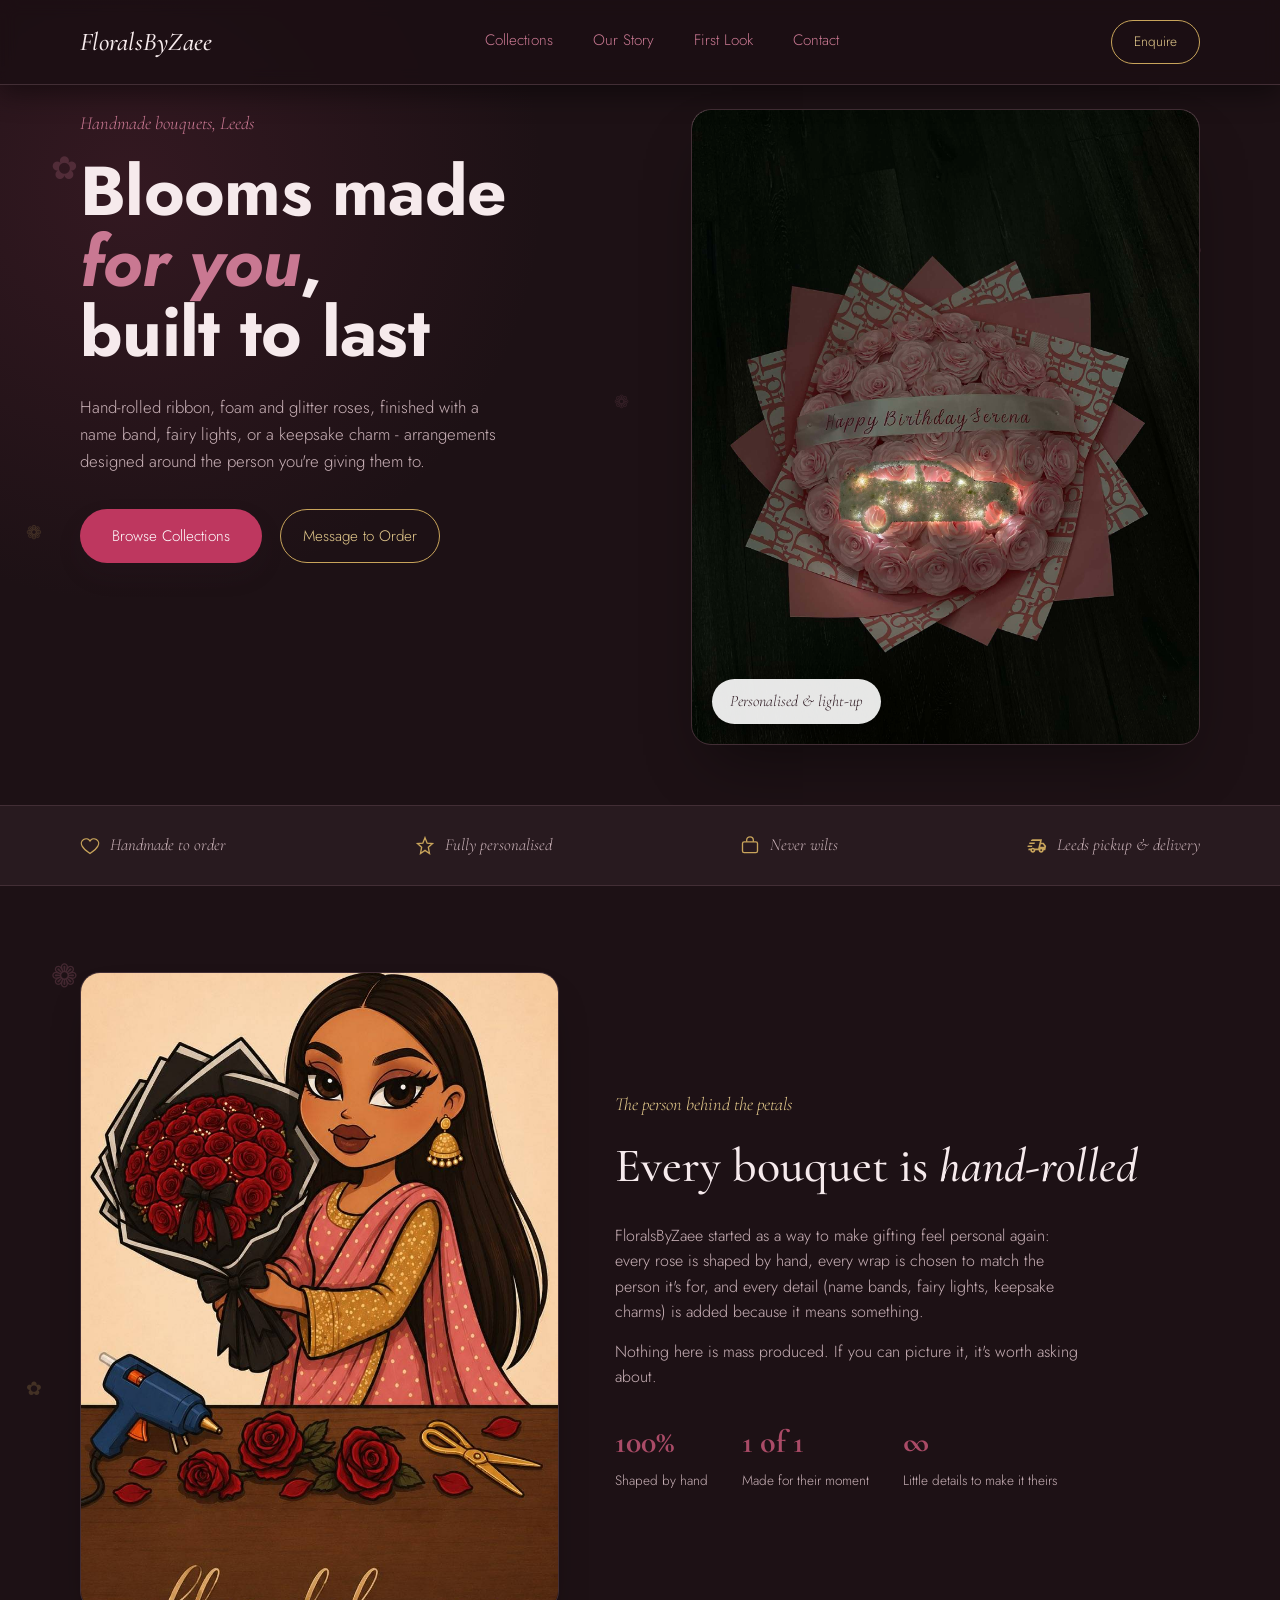
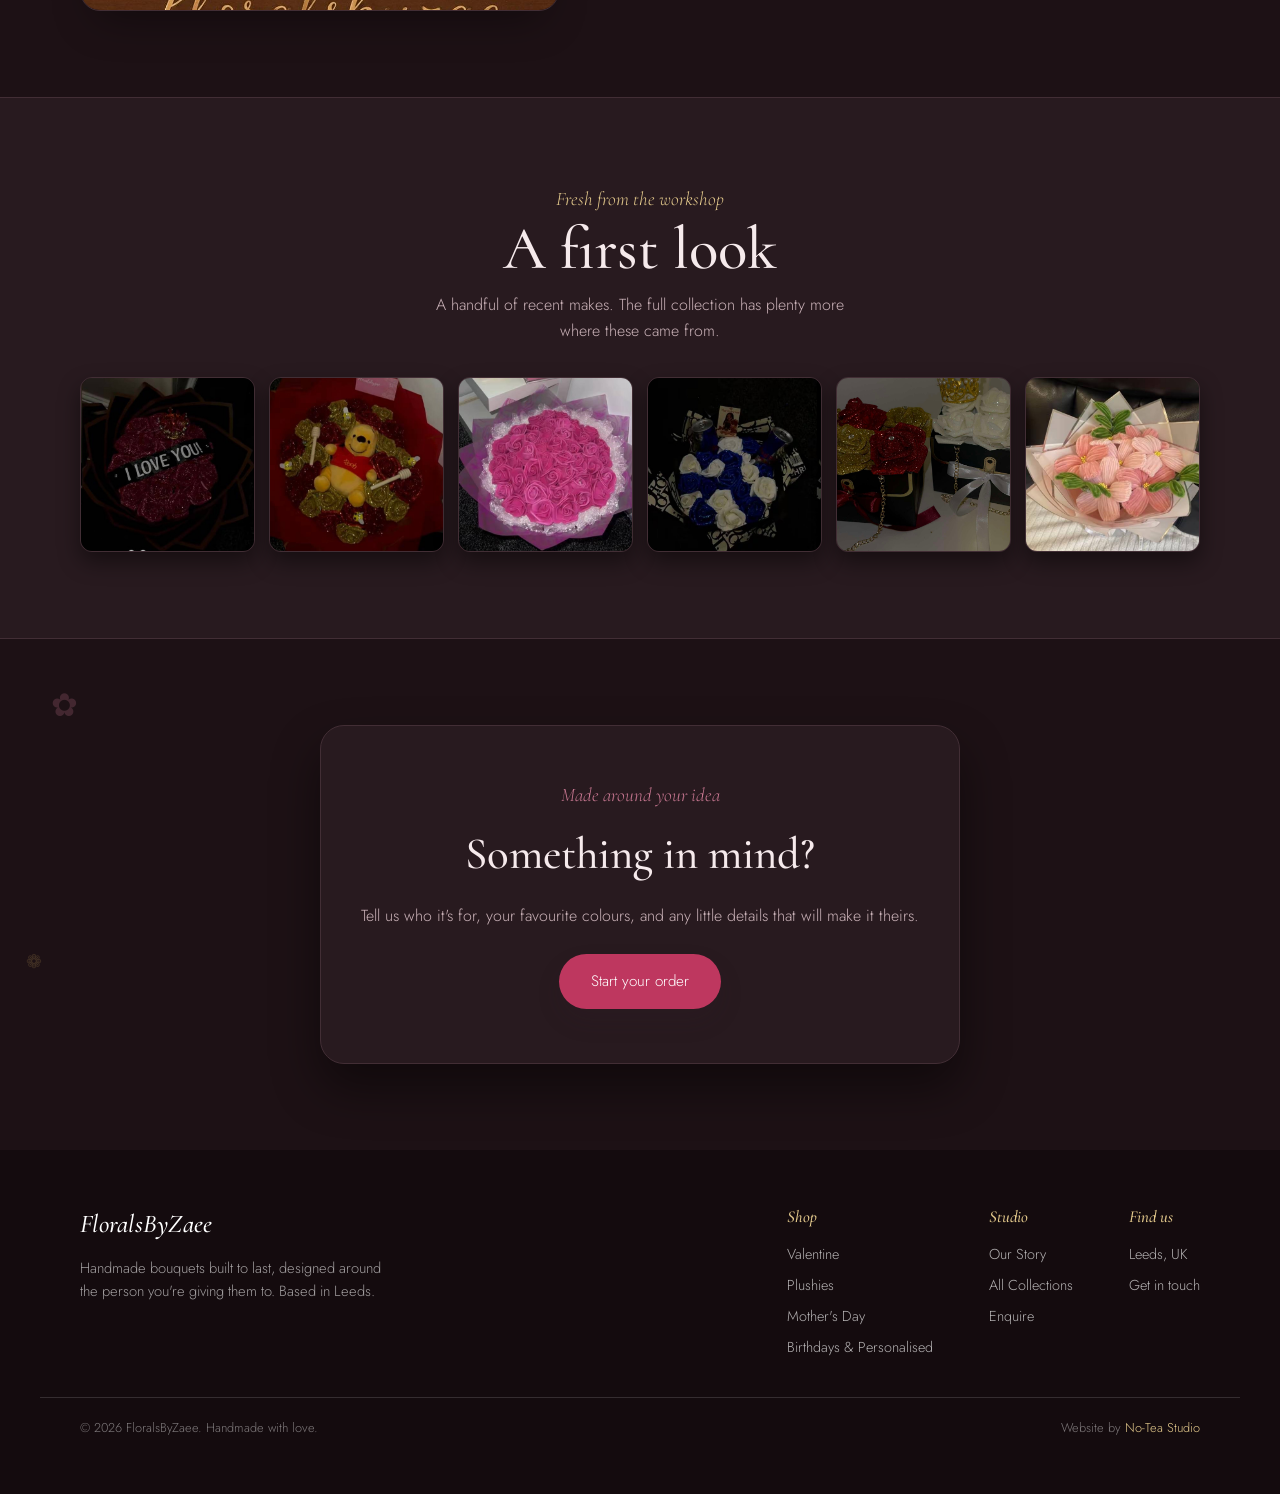
<file: index.html>
<!DOCTYPE html>
<html lang="en" data-theme="dark">
<head>
    <meta charset="UTF-8">
    <meta name="viewport" content="width=device-width, initial-scale=1.0">
    <title>FloralsByZaee | Handmade Bouquets, Leeds</title>
    <meta name="description" content="FloralsByZaee makes handmade bouquets, Valentine flowers, Mother's Day gifts and personalised arrangements in Leeds. Find beautiful flowers near you, made to order.">
    <meta name="keywords" content="flowers near me, florals near me, florist Leeds, handmade bouquets Leeds, Valentine flowers Leeds, Mother's Day flowers Leeds, personalised bouquets">
    <link rel="canonical" href="https://floralsbyzaee.co.uk/">
    <meta property="og:title" content="FloralsByZaee | Handmade Flowers in Leeds">
    <meta property="og:description" content="Handmade bouquets and personalised flower gifts for Valentine's Day, Mother's Day, birthdays, wives and girlfriends in Leeds.">
    <meta property="og:type" content="website">
    <meta property="og:url" content="https://floralsbyzaee.co.uk/">
    <meta property="og:image" content="https://floralsbyzaee.co.uk/images/pinkBirthdayFlowersCloseZaee.jpg">
    <link rel="icon" href="/favicon.ico" sizes="any">
    <link rel="icon" type="image/png" sizes="32x32" href="/favicon-32x32.png">
    <link rel="apple-touch-icon" href="/apple-touch-icon.png">
    <link rel="manifest" href="/site.webmanifest">
    <link rel="stylesheet" href="style.css">
    <link rel="preconnect" href="https://fonts.gstatic.com" crossorigin>
    <link href="https://fonts.googleapis.com/css2?family=Cormorant:ital,wght@0,400;0,500;1,400;1,500&family=Jost:wght@300;400;500&display=swap" rel="stylesheet">
    <link rel="preconnect" href="https://fonts.googleapis.com">
</head>
<body>
    <nav>
        <div class="navigation-container">
            <a href="/" class="hero-title">FloralsByZaee</a>
            <div class="navLinks">
                <a href="collections/">Collections</a>
                <a href="#about">Our Story</a>
                <a href="#peek">First Look</a>
                <a href="contact/">Contact</a>
            </div>
            <div class="nav-right">
                <a href="contact/" class="nav-cta">Enquire</a>
            </div>
        </div>
    </nav>

<header class="hero">
  <div class="petal-field" aria-hidden="true">
    <span class="petal">✿</span>
    <span class="petal gold">❁</span>
    <span class="petal">✿</span>
    <span class="petal gold">✦</span>
    <span class="petal">❁</span>
    <span class="petal gold">✿</span>
  </div>
  <div class="wrap">
    <div class="hero-copy">
      <span class="kicker">Handmade bouquets, Leeds</span>
      <h1>Blooms made<br><em>for you</em>,<br>built to last</h1>
      <p>Hand-rolled ribbon, foam and glitter roses, finished with a name band, fairy lights, or a keepsake charm - arrangements designed around the person you're giving them to.</p>
      <div class="btnrow">
        <a href="collections/" class="btn-primary">Browse Collections</a>
        <a href="#contact" class="btn-ghost">Message to Order</a>
      </div>
    </div>
    <div class="hero-art">
        <img src="images/pinkBirthdayFlowersCloseZaee.jpg" alt="A close-up of a pink bouquet of flowers with a birthday congratulations." decoding="async" fetchpriority="high">
        <span class="hero-tag">Personalised &amp; light-up</span>
        <span class="hero-badge">Made<br>to order</span>
    </div>
  </div>
</header>

<section class="trust-strip">
  <div class="wrap">
    <div class="trust-item">
      <svg viewBox="0 0 24 24" fill="none" stroke="currentColor" stroke-width="1.6"><path d="M12 21s-7-4.4-9.5-9A5.5 5.5 0 0 1 12 6a5.5 5.5 0 0 1 9.5 6c-2.5 4.6-9.5 9-9.5 9z"/></svg>
      <span>Handmade to order</span>
    </div>
    <div class="trust-item">
      <svg viewBox="0 0 24 24" fill="none" stroke="currentColor" stroke-width="1.6"><path d="M12 2l2.6 6.6L21 9l-5 4.4L17.4 21 12 17.3 6.6 21 8 13.4 3 9l6.4-.4z"/></svg>
      <span>Fully personalised</span>
    </div>
    <div class="trust-item">
      <svg viewBox="0 0 24 24" fill="none" stroke="currentColor" stroke-width="1.6"><rect x="3" y="7" width="18" height="13" rx="2"/><path d="M8 7V5a4 4 0 0 1 8 0v2"/></svg>
      <span>Never wilts</span>
    </div>
    <div class="trust-item">
      <svg viewBox="0 -960 960 960" fill="currentColor"><path d="M195-195q-35-35-35-85H60l18-80h113q17-19 40-29.5t49-10.5q26 0 49 10.5t40 29.5h167l84-360H182l4-17q6-28 27.5-45.5T264-800h456l-37 160h117l120 160-40 200h-80q0 50-35 85t-85 35q-50 0-85-35t-35-85H400q0 50-35 85t-85 35q-50 0-85-35Zm442-245h193l4-21-74-99h-95l-28 120Zm-19-273 2-7-84 360 2-7 34-146 46-200ZM20-427l20-80h220l-20 80H20Zm80-146 20-80h260l-20 80H100Zm180 333q17 0 28.5-11.5T320-280q0-17-11.5-28.5T280-320q-17 0-28.5 11.5T240-280q0 17 11.5 28.5T280-240Zm400 0q17 0 28.5-11.5T720-280q0-17-11.5-28.5T680-320q-17 0-28.5 11.5T640-280q0 17 11.5 28.5T680-240Z"/></svg>
      <span>Leeds pickup &amp; delivery</span>
    </div>
  </div>
</section>

<section class="story-section" id="about">
  <div class="petal-field" aria-hidden="true">
    <span class="petal">❁</span>
    <span class="petal gold">✿</span>
  </div>
  <div class="wrap">
    <div class="story-grid">
      <div class="story-art">
        <img src="images/FloralsByZaee-Logo.jpg" alt="Illustration of the FloralsByZaee florist holding a handmade bouquet" loading="lazy" decoding="async">
      </div>
      <div class="story-copy">
        <span class="eyebrow">The person behind the petals</span>
        <h2>Every bouquet is <em>hand-rolled</em></h2>
        <p>FloralsByZaee started as a way to make gifting feel personal again: every rose is shaped by hand, every wrap is chosen to match the person it's for, and every detail (name bands, fairy lights, keepsake charms) is added because it means something.</p>
        <p>Nothing here is mass produced. If you can picture it, it's worth asking about.</p>
        <div class="story-stats">
          <div><strong>100%</strong><span>Shaped by hand</span></div>
          <div><strong>1 of 1</strong><span>Made for their moment</span></div>
          <div><strong>∞</strong><span>Little details to make it theirs</span></div>
        </div>
      </div>
    </div>
  </div>
</section>

<section class="peek-section" id="peek">
  <div class="wrap">
    <div class="section-heading">
      <span class="eyebrow">Fresh from the workshop</span>
      <h2>A first look</h2>
      <p>A handful of recent makes. The full collection has plenty more where these came from.</p>
    </div>
    <div class="peek-strip">
      <a href="valentine/"><img src="images/glitterRedILY_bl.jpg" alt="Red glitter I love you bouquet" loading="lazy" decoding="async"></a>
      <a href="plushies/"><img src="images/plushyBear_tl.jpg" alt="Teddy bear plushie bouquet" loading="lazy" decoding="async"></a>
      <a href="mothers-day/"><img src="images/artificialPink_tl.jpg" alt="Pink artificial rose bouquet" loading="lazy" decoding="async"></a>
      <a href="birthdays/"><img src="images/redbull_bl.jpg" alt="Blue and white bouquet with Red Bull cans" loading="lazy" decoding="async"></a>
      <a href="valentine/"><img src="images/heartbasket_tr.jpg" alt="Heart shaped basket of red roses" loading="lazy" decoding="async"></a>
      <a href="mothers-day/"><img src="images/fuzzywirePink_br.jpg" alt="Pink fuzzy wire flower bouquet" loading="lazy" decoding="async"></a>
    </div>
  </div>
</section>

<section class="contact-section" id="contact">
  <div class="petal-field" aria-hidden="true">
    <span class="petal">✿</span>
    <span class="petal gold">❁</span>
  </div>
  <div class="wrap">
    <div class="contact-card">
      <span class="kicker">Made around your idea</span>
      <h2>Something in mind?</h2>
      <p>Tell us who it's for, your favourite colours, and any little details that will make it theirs.</p>
      <a href="contact/" class="btn-primary">Start your order</a>
    </div>
  </div>
</section>

<footer class="site-footer">
  <div class="wrap">
    <div class="footer-brand">
      <a href="/" class="hero-title">FloralsByZaee</a>
      <p>Handmade bouquets built to last, designed around the person you're giving them to. Based in Leeds.</p>
    </div>
    <div class="footer-cols">
      <div class="footer-col">
        <h4>Shop</h4>
        <a href="valentine/">Valentine</a>
        <a href="plushies/">Plushies</a>
        <a href="mothers-day/">Mother's Day</a>
        <a href="birthdays/">Birthdays &amp; Personalised</a>
      </div>
      <div class="footer-col">
        <h4>Studio</h4>
        <a href="#about">Our Story</a>
        <a href="collections/">All Collections</a>
        <a href="contact/">Enquire</a>
      </div>
      <div class="footer-col">
        <h4>Find us</h4>
        <span>Leeds, UK</span>
        <a href="contact/">Get in touch</a>
      </div>
    </div>
  </div>
  <div class="wrap footer-bottom"><span class="footer-copyright">&copy; <span class="year"></span> FloralsByZaee. Handmade with love.</span> <span class="footer-credit">Website by <a href="https://noteastudio.co.uk/" target="_blank" rel="noopener noreferrer">No-Tea Studio</a></span></div>
</footer>

<script src="site.js" defer></script>
<script type="application/ld+json">
{
  "@context": "https://schema.org",
  "@type": "Florist",
  "name": "FloralsByZaee",
  "url": "https://floralsbyzaee.co.uk/",
  "logo": "https://floralsbyzaee.co.uk/images/FloralsByZaee-Logo.jpg",
  "image": "https://floralsbyzaee.co.uk/images/pinkBirthdayFlowersCloseZaee.jpg",
  "description": "Handmade bouquets and personalised flower gifts made to order in Leeds.",
  "telephone": "+447879649680",
  "address": {
    "@type": "PostalAddress",
    "addressLocality": "Leeds",
    "addressCountry": "GB"
  },
  "areaServed": "Leeds",
  "sameAs": [
    "https://www.tiktok.com/@floralsbyzaee_",
    "https://www.instagram.com/floralsbyzae_/"
  ]
}
</script>
</body>
</html>
</file>
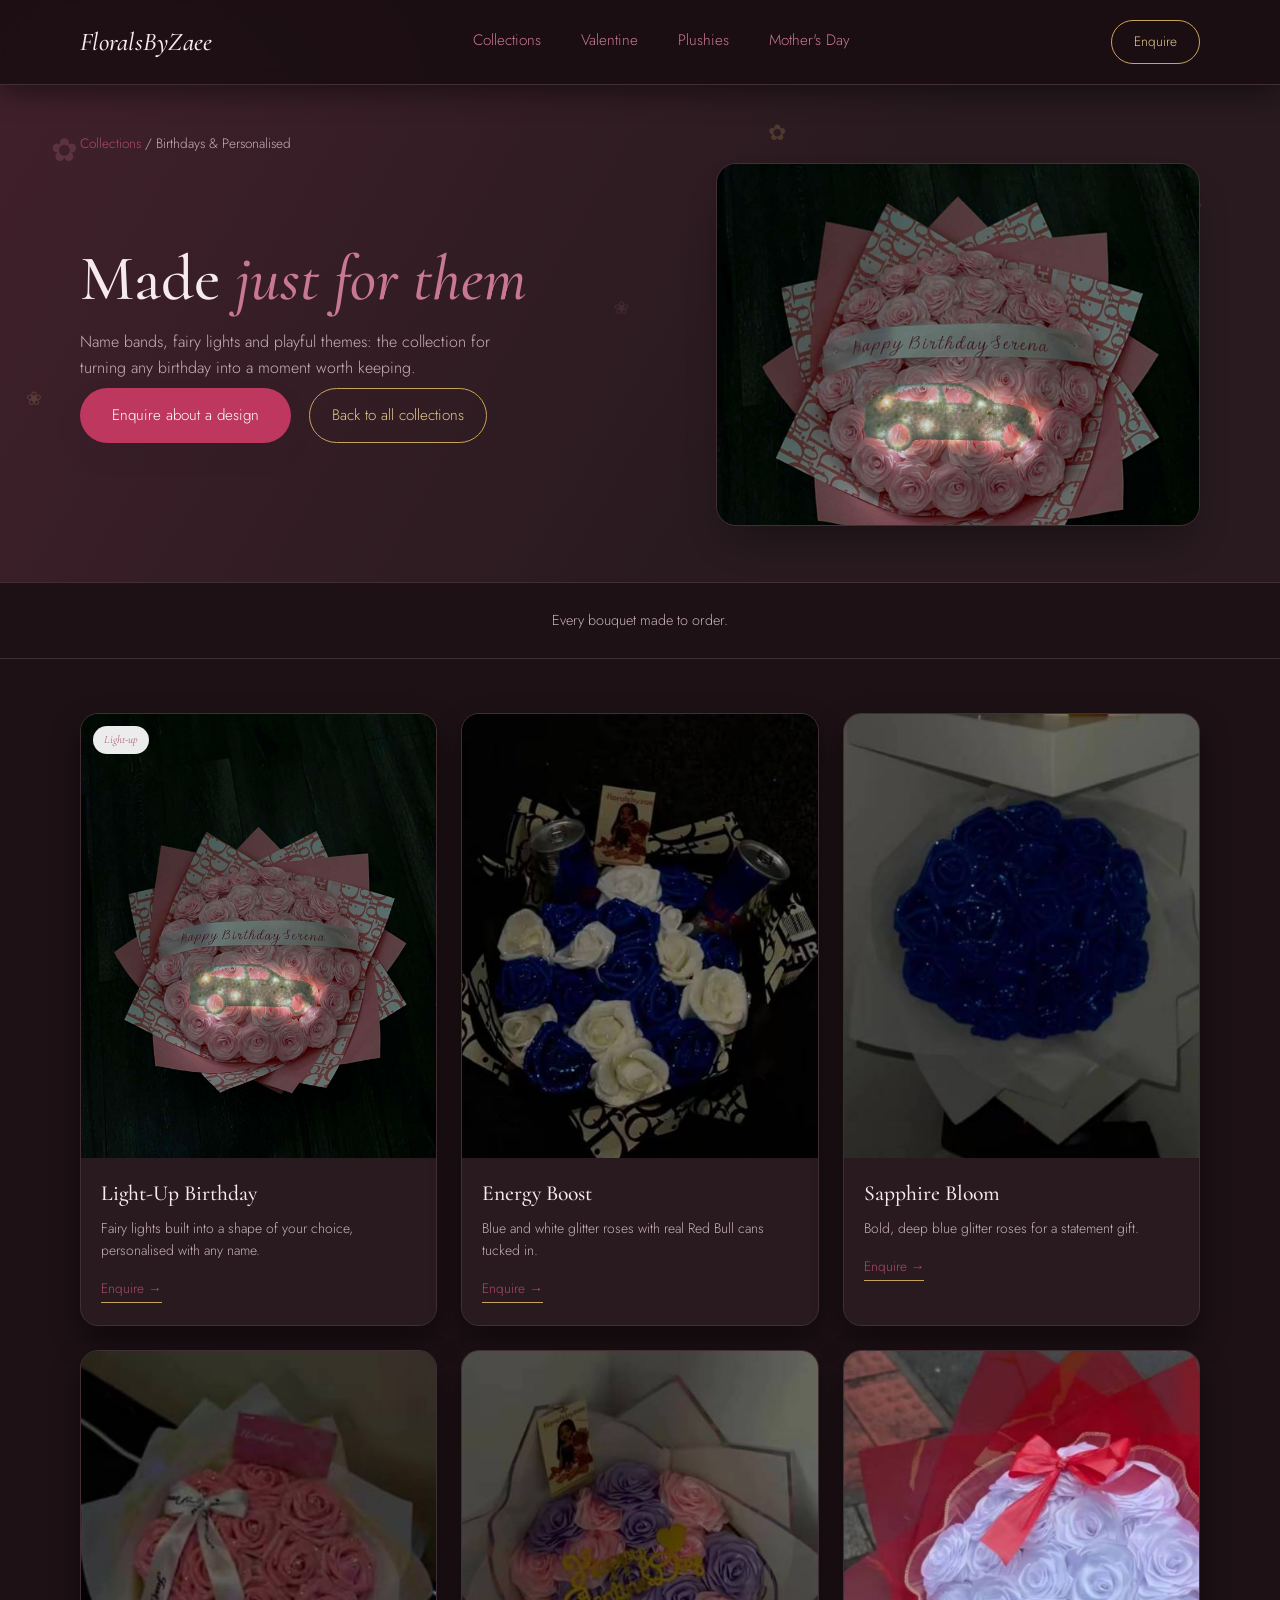
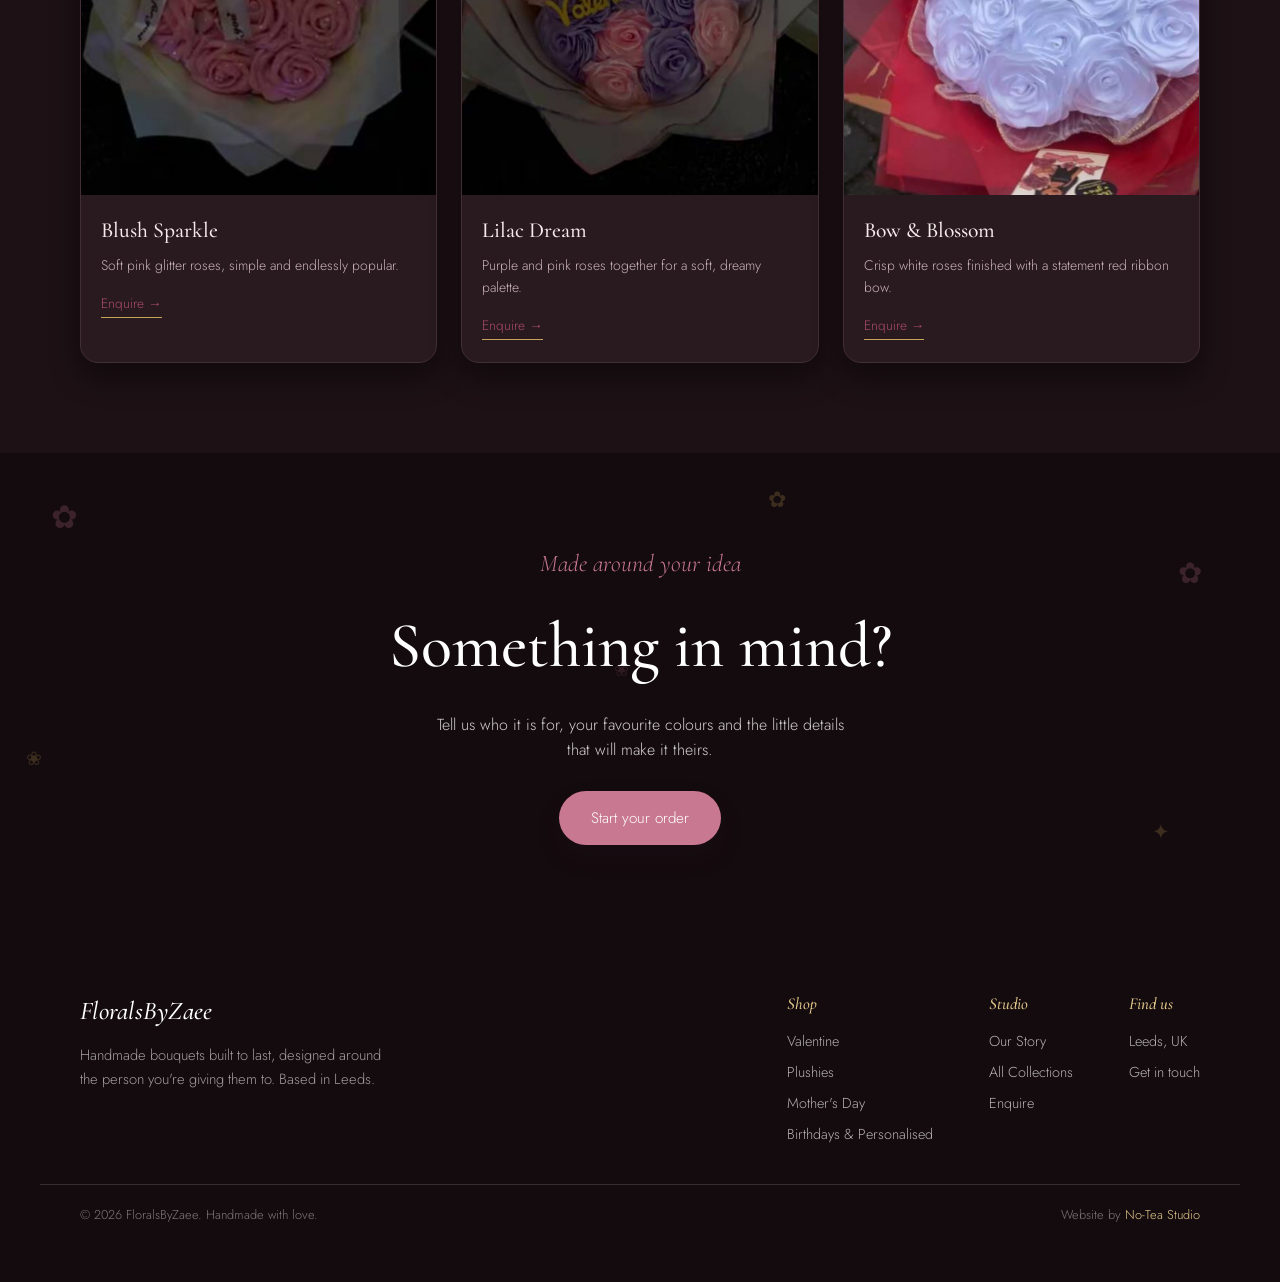
<file: birthdays/index.html>
<!DOCTYPE html>
<html lang="en" data-theme="dark">
<head>
	<meta charset="UTF-8">
	<meta name="viewport" content="width=device-width, initial-scale=1.0">
	<title>Birthday Flowers Leeds | Personalised Bouquets | FloralsByZaee</title>
	<meta name="description" content="Personalised birthday flowers in Leeds with name bands, fairy lights, novelty extras and bold handmade bouquets from FloralsByZaee.">
	<link rel="canonical" href="https://floralsbyzaee.co.uk/birthdays/">
	<meta property="og:title" content="Birthday Flowers Leeds | Personalised Bouquets | FloralsByZaee">
	<meta property="og:description" content="Make their birthday special with a personalised, light-up or handmade bouquet made in Leeds.">
	<meta property="og:type" content="website">
	<meta property="og:url" content="https://floralsbyzaee.co.uk/birthdays/">
	<meta property="og:image" content="https://floralsbyzaee.co.uk/images/pinkBirthdayFlowersZaee.jpg">
	<meta name="twitter:card" content="summary_large_image">
	<meta name="twitter:title" content="Birthday Flowers Leeds | Personalised Bouquets | FloralsByZaee">
	<meta name="twitter:description" content="Make their birthday special with a personalised, light-up or handmade bouquet made in Leeds.">
	<meta name="twitter:image" content="https://floralsbyzaee.co.uk/images/pinkBirthdayFlowersZaee.jpg">
	<link rel="icon" href="/favicon.ico" sizes="any">
	<link rel="icon" type="image/png" sizes="32x32" href="/favicon-32x32.png">
	<link rel="apple-touch-icon" href="/apple-touch-icon.png">
	<link rel="manifest" href="/site.webmanifest">
	<link rel="stylesheet" href="../style.css">
	<link rel="preconnect" href="https://fonts.googleapis.com">
	<link rel="preconnect" href="https://fonts.gstatic.com" crossorigin>
	<link href="https://fonts.googleapis.com/css2?family=Cormorant:ital,wght@0,400;0,500;1,400;1,500&family=Jost:wght@300;400;500&display=swap" rel="stylesheet">
</head>
<body class="collection-page">
	<nav>
		<div class="wrap">
			<a href="/" class="hero-title">FloralsByZaee</a>
			<div class="navlinks">
				<a href="../collections/">Collections</a>
				<a href="../valentine/">Valentine</a>
				<a href="../plushies/">Plushies</a>
				<a href="../mothers-day/">Mother's Day</a>
			</div>
			<div class="nav-right">
				<a href="../contact/" class="nav-cta">Enquire</a>
			</div>
		</div>
	</nav>

	<header class="shop-hero">
		<div class="petal-field" aria-hidden="true">
			<span class="petal">&#10047;</span>
			<span class="petal gold">&#10048;</span>
			<span class="petal">&#10047;</span>
			<span class="petal gold">&#10022;</span>
			<span class="petal">&#10048;</span>
			<span class="petal gold">&#10047;</span>
		</div>
		<div class="wrap">
			<p class="breadcrumb"><a href="../collections/">Collections</a> / Birthdays &amp; Personalised</p>
			<div class="shop-hero-grid">
				<div>
					<h1>Made <em>just for them</em></h1>
					<p>Name bands, fairy lights and playful themes: the collection for turning any birthday into a moment worth keeping.</p>
					<div class="btnrow">
						<a href="#enquire" class="btn-primary">Enquire about a design</a>
						<a href="../collections/" class="btn-ghost">Back to all collections</a>
					</div>
				</div>
				<div class="shop-hero-art">
					<img src="../images/pinkBirthdayFlowersZaee.jpg" alt="Pink light-up birthday bouquet with a car silhouette" decoding="async" fetchpriority="high">
				</div>
			</div>
		</div>
	</header>

	<div class="shop-toolbar">
		<div class="wrap" style="display:flex;justify-content:space-between;align-items:center;flex-wrap:wrap;gap:16px;">
			<span class="count">Every bouquet made to order.</span>
		</div>
	</div>

	<section class="shop-grid-section">
		<div class="wrap">
			<div class="shop-grid">
				<article class="shop-card">
					<div class="shop-card-media"><span class="shop-card-tag">Light-up</span><img src="../images/pinkBirthdayFlowersZaee.jpg" alt="Pink light-up birthday bouquet with a car silhouette" loading="lazy" decoding="async"></div>
					<div class="shop-card-body"><h3>Light-Up Birthday</h3><p>Fairy lights built into a shape of your choice, personalised with any name.</p><a class="shop-card-cta" href="#enquire">Enquire &rarr;</a></div>
				</article>
				<article class="shop-card">
					<div class="shop-card-media"><img src="../images/redbull_bl.jpg" alt="Blue and white glitter bouquet with Red Bull cans tucked in" loading="lazy" decoding="async"></div>
					<div class="shop-card-body"><h3>Energy Boost</h3><p>Blue and white glitter roses with real Red Bull cans tucked in.</p><a class="shop-card-cta" href="#enquire">Enquire &rarr;</a></div>
				</article>
				<article class="shop-card">
					<div class="shop-card-media"><img src="../images/glitterBlue_bl.jpg" alt="Deep blue glitter rose bouquet" loading="lazy" decoding="async"></div>
					<div class="shop-card-body"><h3>Sapphire Bloom</h3><p>Bold, deep blue glitter roses for a statement gift.</p><a class="shop-card-cta" href="#enquire">Enquire &rarr;</a></div>
				</article>
				<article class="shop-card">
					<div class="shop-card-media"><img src="../images/glitterPink_bl.jpg" alt="Pink glitter rose bouquet" loading="lazy" decoding="async"></div>
					<div class="shop-card-body"><h3>Blush Sparkle</h3><p>Soft pink glitter roses, simple and endlessly popular.</p><a class="shop-card-cta" href="#enquire">Enquire &rarr;</a></div>
				</article>
				<article class="shop-card">
					<div class="shop-card-media"><img src="../images/ribbonPurple_tr.jpg" alt="Purple and pink rose bouquet" loading="lazy" decoding="async"></div>
					<div class="shop-card-body"><h3>Lilac Dream</h3><p>Purple and pink roses together for a soft, dreamy palette.</p><a class="shop-card-cta" href="#enquire">Enquire &rarr;</a></div>
				</article>
				<article class="shop-card">
					<div class="shop-card-media"><img src="../images/ribbonWhite_tr.jpg" alt="White rose bouquet with a red ribbon bow" loading="lazy" decoding="async"></div>
					<div class="shop-card-body"><h3>Bow &amp; Blossom</h3><p>Crisp white roses finished with a statement red ribbon bow.</p><a class="shop-card-cta" href="#enquire">Enquire &rarr;</a></div>
				</article>
			</div>
		</div>
	</section>

	<section class="collection-enquire" id="enquire">
		<div class="petal-field" aria-hidden="true">
			<span class="petal">&#10047;</span>
			<span class="petal gold">&#10048;</span>
			<span class="petal">&#10047;</span>
			<span class="petal gold">&#10022;</span>
			<span class="petal">&#10048;</span>
			<span class="petal gold">&#10047;</span>
		</div>
		<div class="wrap">
			<span class="kicker">Made around your idea</span>
			<h2>Something in mind?</h2>
			<p>Tell us who it is for, your favourite colours and the little details that will make it theirs.</p>
			<a href="../contact/" class="btn-primary">Start your order</a>
		</div>
	</section>

	<footer class="site-footer">
		<div class="wrap">
			<div class="footer-brand">
				<a href="/" class="hero-title">FloralsByZaee</a>
				<p>Handmade bouquets built to last, designed around the person you're giving them to. Based in Leeds.</p>
			</div>
			<div class="footer-cols">
				<div class="footer-col">
					<h4>Shop</h4>
					<a href="../valentine/">Valentine</a>
					<a href="../plushies/">Plushies</a>
					<a href="../mothers-day/">Mother's Day</a>
					<a href="../birthdays/">Birthdays &amp; Personalised</a>
				</div>
				<div class="footer-col">
					<h4>Studio</h4>
					<a href="/#about">Our Story</a>
					<a href="../collections/">All Collections</a>
					<a href="../contact/">Enquire</a>
				</div>
				<div class="footer-col">
					<h4>Find us</h4>
					<span>Leeds, UK</span>
					<a href="../contact/">Get in touch</a>
				</div>
			</div>
		</div>
		<div class="wrap footer-bottom"><span class="footer-copyright">&copy; <span class="year"></span> FloralsByZaee. Handmade with love.</span> <span class="footer-credit">Website by <a href="https://noteastudio.co.uk/" target="_blank" rel="noopener noreferrer">No-Tea Studio</a></span></div>
	</footer>

<script src="../site.js" defer></script>
</body>
</html>
</file>
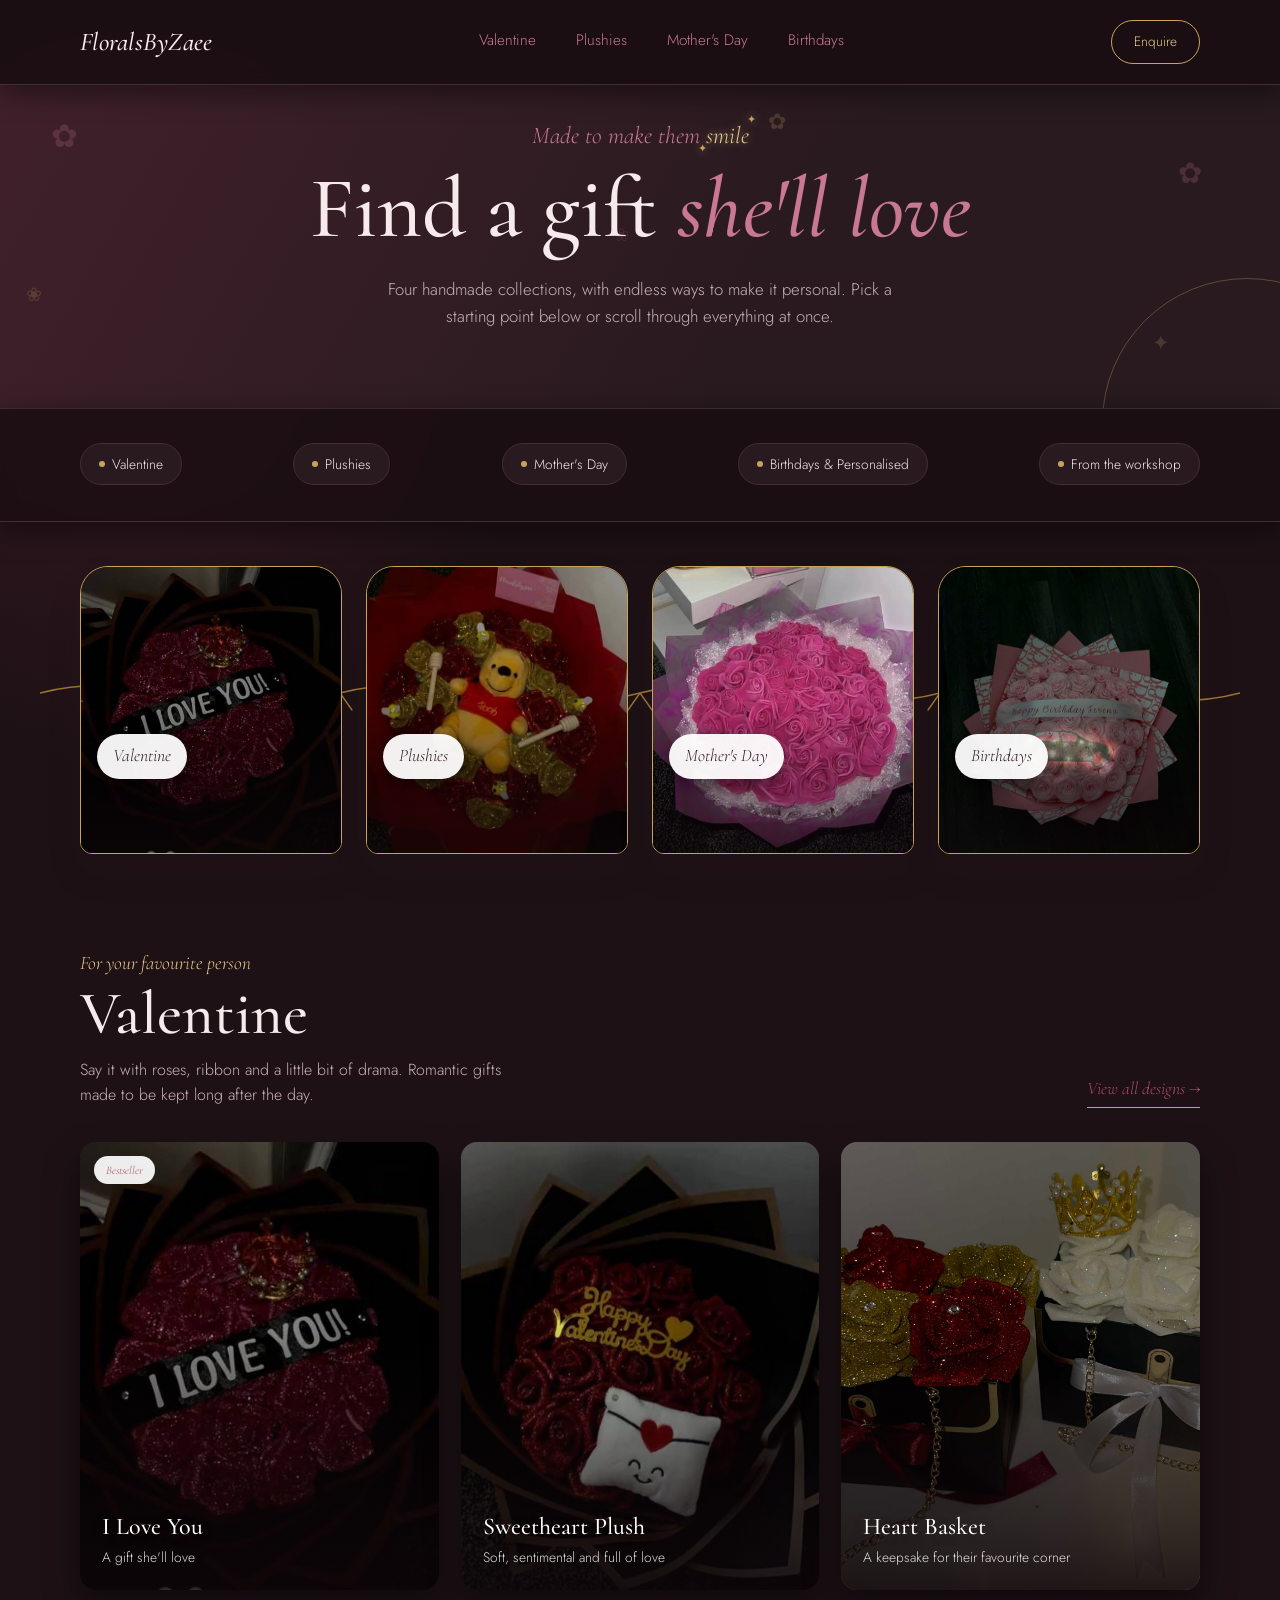
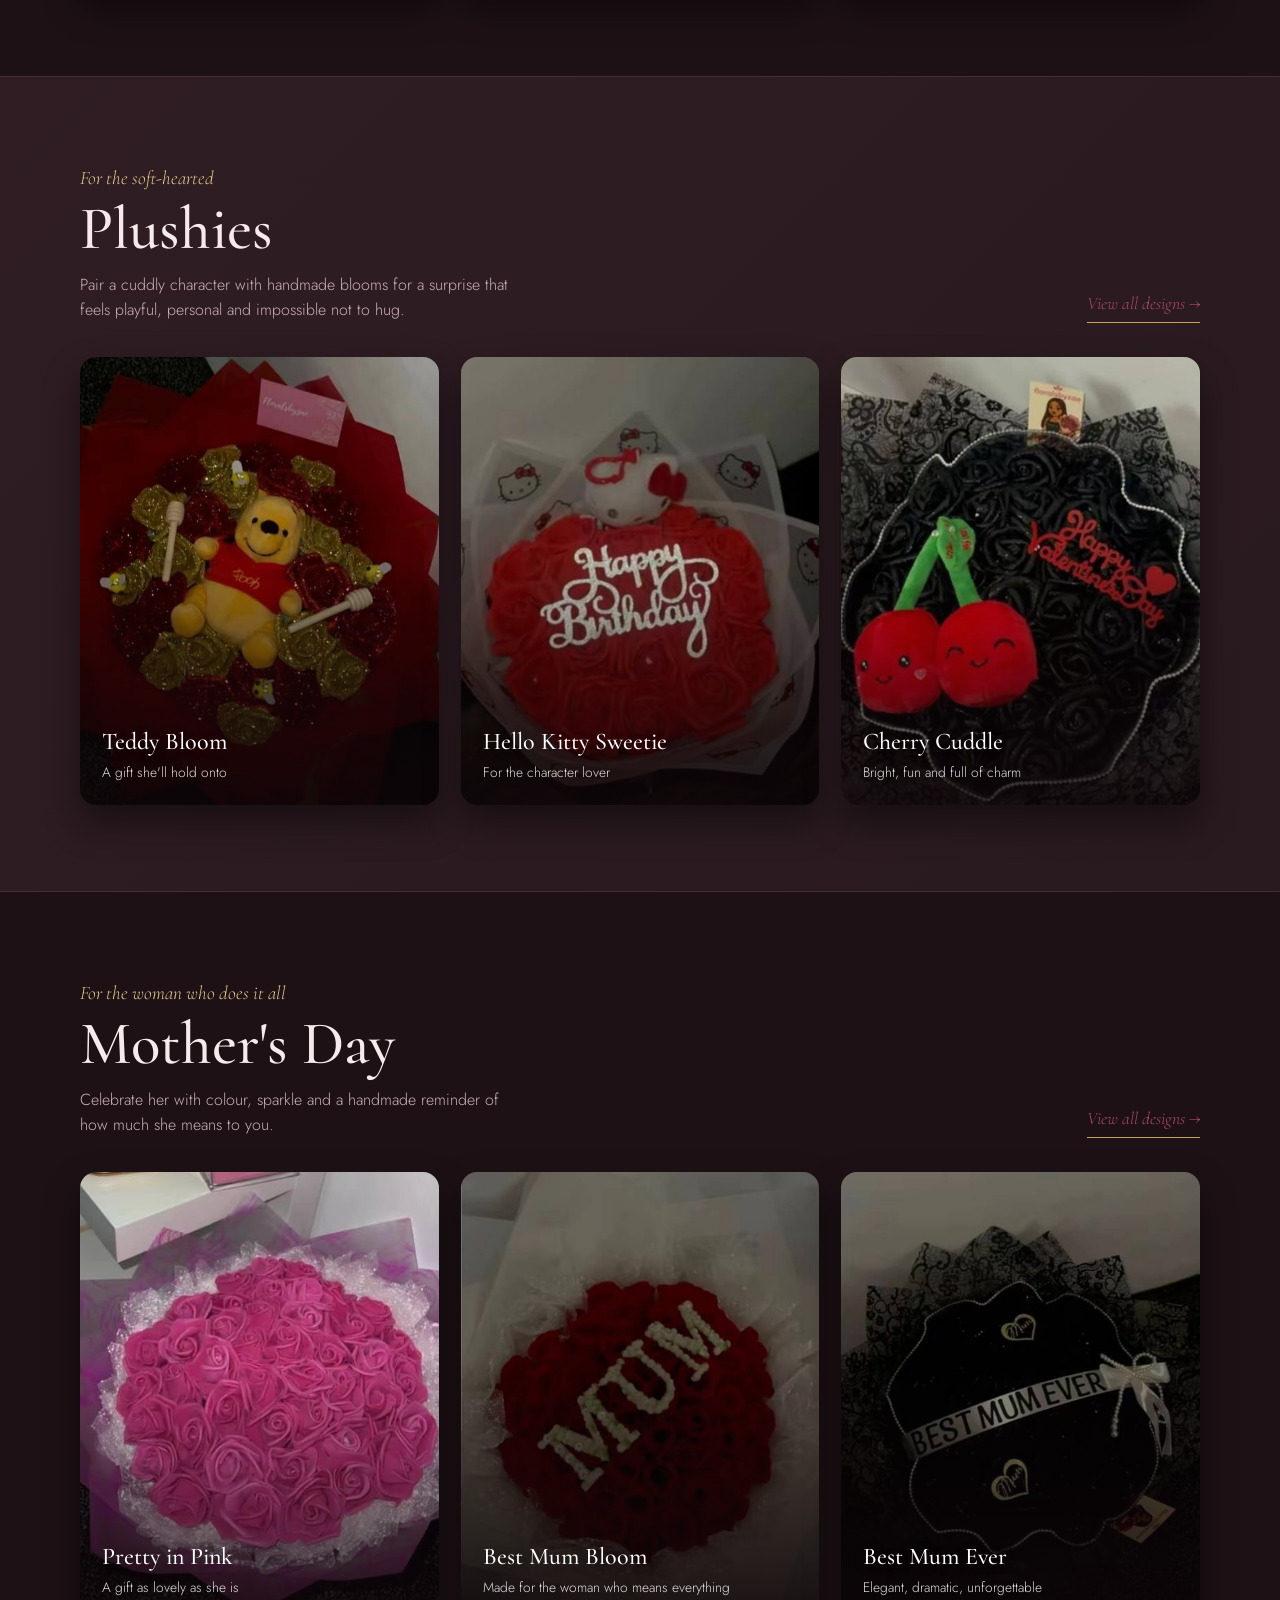
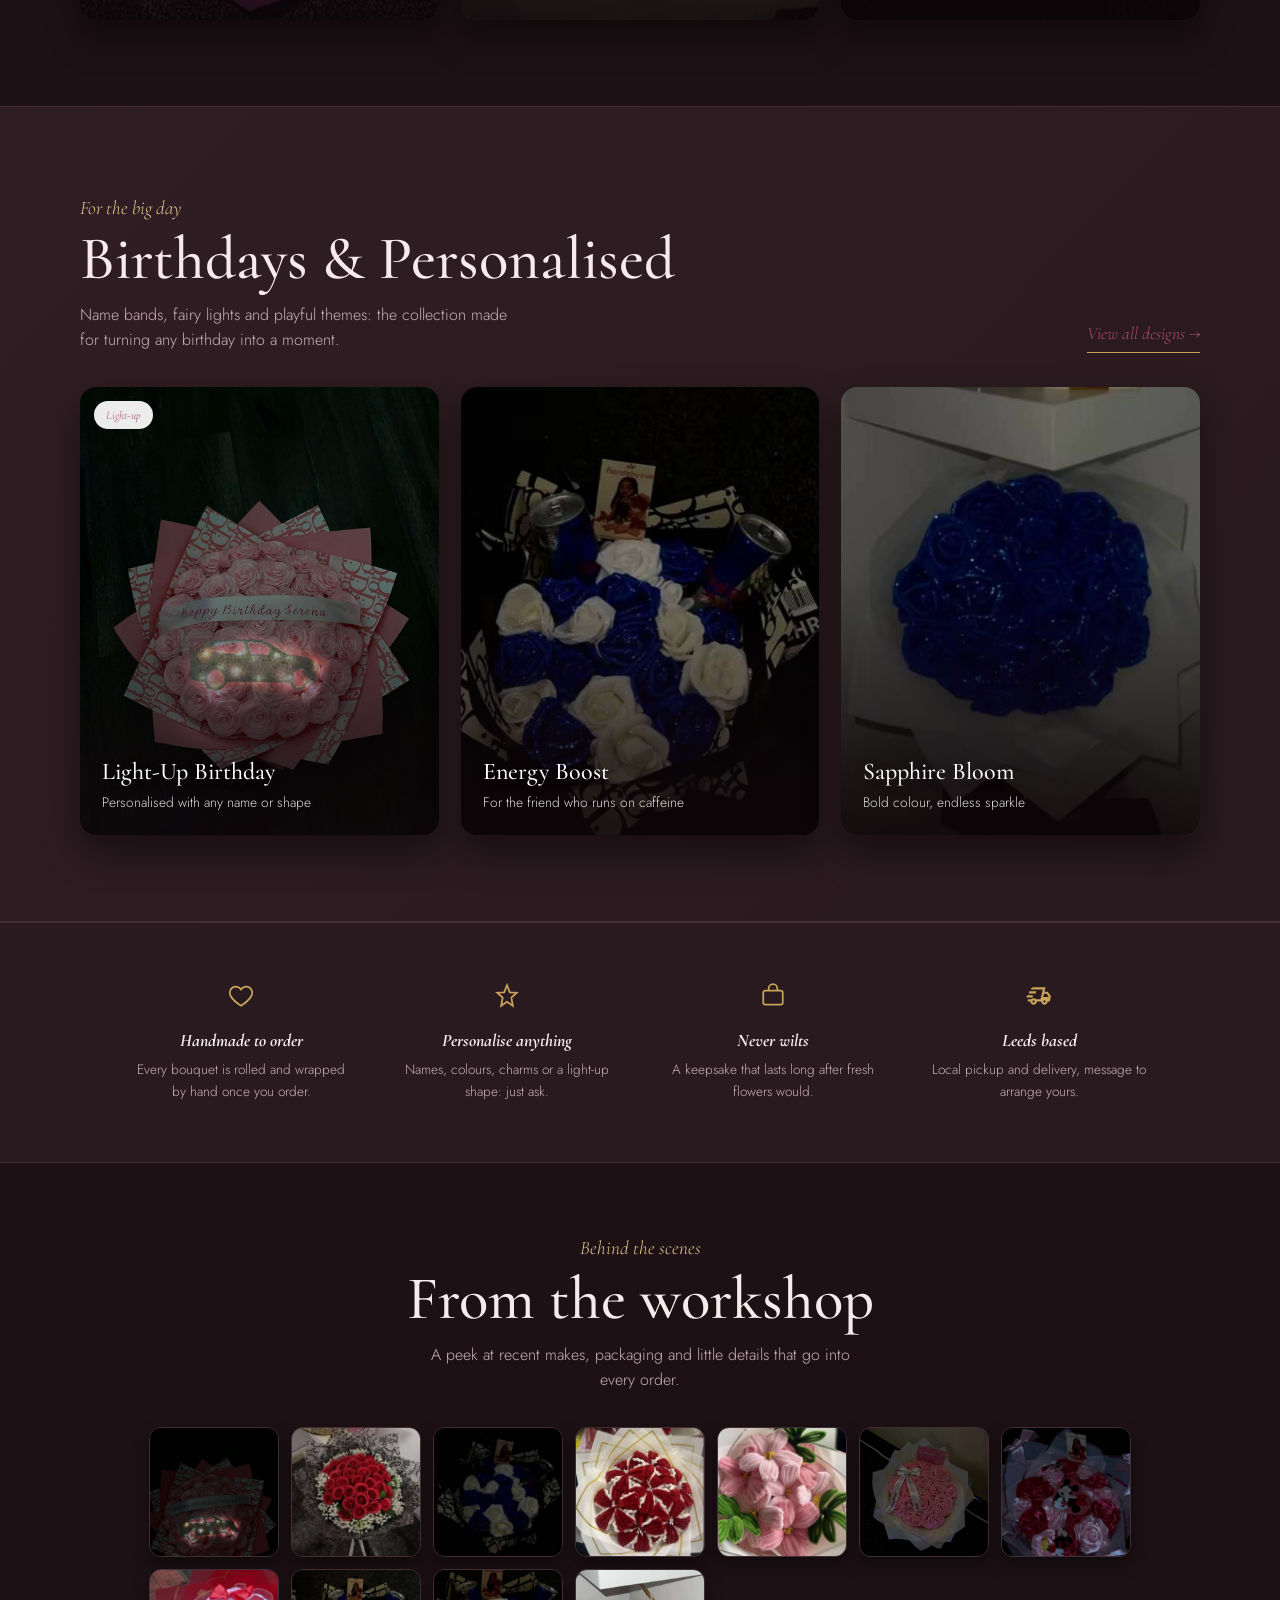
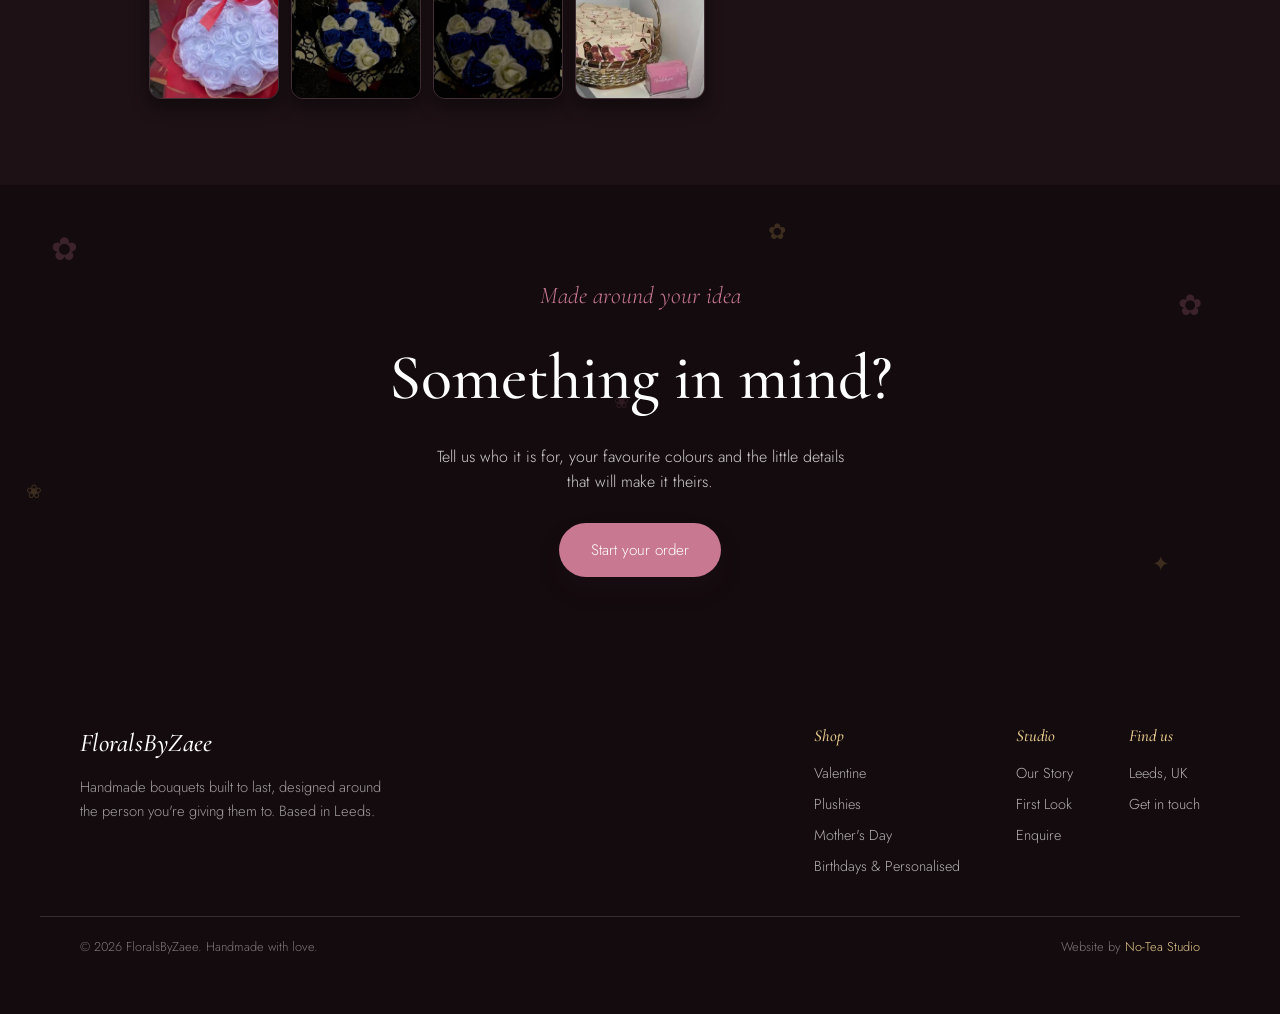
<file: collections/index.html>
<!DOCTYPE html>
<html lang="en" data-theme="dark">
<head>
	<meta charset="UTF-8">
	<meta name="viewport" content="width=device-width, initial-scale=1.0">
	<title>Flower Collections in Leeds | FloralsByZaee</title>
	<meta name="description" content="Browse handmade Valentine flowers, Mother's Day bouquets, plushie gifts and personalised birthday flowers from FloralsByZaee in Leeds.">
	<link rel="canonical" href="https://floralsbyzaee.co.uk/collections/">
	<meta property="og:title" content="Flower Collections in Leeds | FloralsByZaee">
	<meta property="og:description" content="Handmade flowers and personalised bouquets for every special person and occasion in Leeds.">
	<meta property="og:type" content="website">
	<meta property="og:url" content="https://floralsbyzaee.co.uk/collections/">
	<meta property="og:image" content="https://floralsbyzaee.co.uk/images/glitterRedILY_bl.jpg">
	<meta name="twitter:card" content="summary_large_image">
	<meta name="twitter:title" content="Flower Collections in Leeds | FloralsByZaee">
	<meta name="twitter:description" content="Handmade flowers and personalised bouquets for every special person and occasion in Leeds.">
	<meta name="twitter:image" content="https://floralsbyzaee.co.uk/images/glitterRedILY_bl.jpg">
	<link rel="icon" href="/favicon.ico" sizes="any">
	<link rel="icon" type="image/png" sizes="32x32" href="/favicon-32x32.png">
	<link rel="apple-touch-icon" href="/apple-touch-icon.png">
	<link rel="manifest" href="/site.webmanifest">
	<link rel="stylesheet" href="../style.css">
	<link rel="preconnect" href="https://fonts.googleapis.com">
	<link rel="preconnect" href="https://fonts.gstatic.com" crossorigin>
	<link href="https://fonts.googleapis.com/css2?family=Cormorant:ital,wght@0,400;0,500;1,400;1,500&family=Jost:wght@300;400;500&display=swap" rel="stylesheet">
</head>
<body class="collection-page">
	<nav>
		<div class="wrap">
			<a href="/" class="hero-title">FloralsByZaee</a>
			<div class="navlinks">
				<a href="#valentine">Valentine</a>
				<a href="#plushies">Plushies</a>
				<a href="#mothers-day">Mother's Day</a>
				<a href="#birthdays">Birthdays</a>
			</div>
			<div class="nav-right">
				<a href="../contact/" class="nav-cta">Enquire</a>
			</div>
		</div>
	</nav>

	<header class="collection-hero">
		<div class="petal-field" aria-hidden="true">
			<span class="petal">&#10047;</span>
			<span class="petal gold">&#10048;</span>
			<span class="petal">&#10047;</span>
			<span class="petal gold">&#10022;</span>
			<span class="petal">&#10048;</span>
			<span class="petal gold">&#10047;</span>
		</div>
		<div class="wrap">
			<span class="kicker">Made to make them <span class="sparkle-word">smile</span></span>
			<h1>Find a gift <em>she'll love</em></h1>
			<p>Four handmade collections, with endless ways to make it personal. Pick a starting point below or scroll through everything at once.</p>
		</div>
	</header>

	<nav class="quick-nav" aria-label="Jump to collection">
		<div class="wrap">
			<a class="chip" href="#valentine"><span class="dot"></span>Valentine</a>
			<a class="chip" href="#plushies"><span class="dot"></span>Plushies</a>
			<a class="chip" href="#mothers-day"><span class="dot"></span>Mother's Day</a>
			<a class="chip" href="#birthdays"><span class="dot"></span>Birthdays &amp; Personalised</a>
			<a class="chip" href="#gallery"><span class="dot"></span>From the workshop</a>
		</div>
	</nav>

	<section class="collection-jump" aria-label="Browse collections">
		<div class="wrap">
			<svg class="jump-vine" viewBox="0 0 1200 70" preserveAspectRatio="none" xmlns="http://www.w3.org/2000/svg" aria-hidden="true">
				<path d="M0,35 C100,8 200,62 300,35 C400,8 500,62 600,35 C700,8 800,62 900,35 C1000,8 1100,62 1200,35" />
				<g>
					<line x1="140" y1="20" x2="126" y2="6" />
					<line x1="140" y1="20" x2="152" y2="8" />
					<line x1="300" y1="35" x2="288" y2="52" />
					<line x1="300" y1="35" x2="312" y2="52" />
					<line x1="460" y1="20" x2="446" y2="6" />
					<line x1="460" y1="20" x2="472" y2="8" />
					<line x1="600" y1="35" x2="588" y2="52" />
					<line x1="600" y1="35" x2="612" y2="52" />
					<line x1="760" y1="20" x2="746" y2="6" />
					<line x1="760" y1="20" x2="772" y2="8" />
					<line x1="900" y1="35" x2="888" y2="52" />
					<line x1="900" y1="35" x2="912" y2="52" />
					<line x1="1060" y1="20" x2="1046" y2="6" />
					<line x1="1060" y1="20" x2="1072" y2="8" />
				</g>
			</svg>
			<a class="collection-jump-card jump-card-a" href="../valentine/">
			<img src="../images/glitterRedILY_bl.jpg" alt="Valentine collection" decoding="async" fetchpriority="high">
				<span class="jump-tag">Valentine</span>
			</a>
			<a class="collection-jump-card jump-card-b" href="../plushies/">
			<img src="../images/plushyBear_tl.jpg" alt="Plushies collection" loading="lazy" decoding="async">
				<span class="jump-tag">Plushies</span>
			</a>
			<a class="collection-jump-card jump-card-c" href="../mothers-day/">
			<img src="../images/artificialPink_tl.jpg" alt="Mother's Day collection" loading="lazy" decoding="async">
				<span class="jump-tag">Mother's Day</span>
			</a>
			<a class="collection-jump-card jump-card-d" href="../birthdays/">
			<img src="../images/pinkBirthdayFlowersZaee.jpg" alt="Birthdays and personalised collection" loading="lazy" decoding="async">
				<span class="jump-tag">Birthdays</span>
			</a>
		</div>
	</section>

	<main>
		<section class="collection-section" id="valentine">
			<div class="wrap">
				<div class="collection-section-heading">
					<div>
						<span class="eyebrow">For your favourite person</span>
						<h2>Valentine</h2>
						<p>Say it with roses, ribbon and a little bit of drama. Romantic gifts made to be kept long after the day.</p>
					</div>
					<a class="view-all-link" href="../valentine/">View all designs &rarr;</a>
				</div>
				<div class="product-grid">
					<article class="product-card">
						<span class="product-card-badge">Bestseller</span>
						<img src="../images/glitterRedILY_bl.jpg" alt="Red glitter bouquet with an I love you message" loading="lazy" decoding="async">
						<div class="product-card-body"><h3>I Love You</h3><span>A gift she'll love</span></div>
					</article>
					<article class="product-card">
						<img src="../images/plushyValentine_tl.jpg" alt="Valentine plushie bouquet with red flowers" loading="lazy" decoding="async">
						<div class="product-card-body"><h3>Sweetheart Plush</h3><span>Soft, sentimental and full of love</span></div>
					</article>
					<article class="product-card">
						<img src="../images/heartbasket_tr.jpg" alt="Heart shaped basket filled with red flowers" loading="lazy" decoding="async">
						<div class="product-card-body"><h3>Heart Basket</h3><span>A keepsake for their favourite corner</span></div>
					</article>
				</div>
			</div>
		</section>

		<section class="collection-section collection-section-alt" id="plushies">
			<div class="wrap">
				<div class="collection-section-heading">
					<div>
						<span class="eyebrow">For the soft-hearted</span>
						<h2>Plushies</h2>
						<p>Pair a cuddly character with handmade blooms for a surprise that feels playful, personal and impossible not to hug.</p>
					</div>
					<a class="view-all-link" href="../plushies/">View all designs &rarr;</a>
				</div>
				<div class="product-grid">
					<article class="product-card">
						<img src="../images/plushyBear_tl.jpg" alt="Bear plushie flower arrangement" loading="lazy" decoding="async">
						<div class="product-card-body"><h3>Teddy Bloom</h3><span>A gift she'll hold onto</span></div>
					</article>
					<article class="product-card">
						<img src="../images/plushyHelloKitty_tl.jpg" alt="Hello Kitty plushie flower arrangement" loading="lazy" decoding="async">
						<div class="product-card-body"><h3>Hello Kitty Sweetie</h3><span>For the character lover</span></div>
					</article>
					<article class="product-card">
						<img src="../images/plushyCherries_tl.jpg" alt="Cherry themed plushie flower arrangement" loading="lazy" decoding="async">
						<div class="product-card-body"><h3>Cherry Cuddle</h3><span>Bright, fun and full of charm</span></div>
					</article>
				</div>
			</div>
		</section>

		<section class="collection-section" id="mothers-day">
			<div class="wrap">
				<div class="collection-section-heading">
					<div>
						<span class="eyebrow">For the woman who does it all</span>
						<h2>Mother's Day</h2>
						<p>Celebrate her with colour, sparkle and a handmade reminder of how much she means to you.</p>
					</div>
					<a class="view-all-link" href="../mothers-day/">View all designs &rarr;</a>
				</div>
				<div class="product-grid">
					<article class="product-card">
						<img src="../images/artificialPink_tl.jpg" alt="Pink artificial flower bouquet" loading="lazy" decoding="async">
						<div class="product-card-body"><h3>Pretty in Pink</h3><span>A gift as lovely as she is</span></div>
					</article>
					<article class="product-card">
						<img src="../images/artificialRedMother_tl.jpg" alt="Red artificial Mother's Day bouquet spelling MUM" loading="lazy" decoding="async">
						<div class="product-card-body"><h3>Best Mum Bloom</h3><span>Made for the woman who means everything</span></div>
					</article>
					<article class="product-card">
						<img src="../images/artificialBlackMother_tl.jpg" alt="Black lace wrapped bouquet with a Best Mum Ever band" loading="lazy" decoding="async">
						<div class="product-card-body"><h3>Best Mum Ever</h3><span>Elegant, dramatic, unforgettable</span></div>
					</article>
				</div>
			</div>
		</section>

		<section class="collection-section collection-section-alt" id="birthdays">
			<div class="wrap">
				<div class="collection-section-heading">
					<div>
						<span class="eyebrow">For the big day</span>
						<h2>Birthdays &amp; Personalised</h2>
						<p>Name bands, fairy lights and playful themes: the collection made for turning any birthday into a moment.</p>
					</div>
					<a class="view-all-link" href="../birthdays/">View all designs &rarr;</a>
				</div>
				<div class="product-grid">
					<article class="product-card">
						<span class="product-card-badge">Light-up</span>
						<img src="../images/pinkBirthdayFlowersZaee.jpg" alt="Pink light-up birthday bouquet with a car silhouette" loading="lazy" decoding="async">
						<div class="product-card-body"><h3>Light-Up Birthday</h3><span>Personalised with any name or shape</span></div>
					</article>
					<article class="product-card">
						<img src="../images/redbull_bl.jpg" alt="Blue and white glitter bouquet with Red Bull cans tucked in" loading="lazy" decoding="async">
						<div class="product-card-body"><h3>Energy Boost</h3><span>For the friend who runs on caffeine</span></div>
					</article>
					<article class="product-card">
						<img src="../images/glitterBlue_bl.jpg" alt="Deep blue glitter rose bouquet" loading="lazy" decoding="async">
						<div class="product-card-body"><h3>Sapphire Bloom</h3><span>Bold colour, endless sparkle</span></div>
					</article>
				</div>
			</div>
		</section>

		<section class="ribbon-section">
			<div class="wrap">
				<div class="ribbon-row">
					<div class="ribbon-item">
						<svg viewBox="0 0 24 24" fill="none" stroke="currentColor" stroke-width="1.6"><path d="M12 21s-7-4.4-9.5-9A5.5 5.5 0 0 1 12 6a5.5 5.5 0 0 1 9.5 6c-2.5 4.6-9.5 9-9.5 9z"/></svg>
						<h4>Handmade to order</h4>
						<p>Every bouquet is rolled and wrapped by hand once you order.</p>
					</div>
					<div class="ribbon-item">
						<svg viewBox="0 0 24 24" fill="none" stroke="currentColor" stroke-width="1.6"><path d="M12 2l2.6 6.6L21 9l-5 4.4L17.4 21 12 17.3 6.6 21 8 13.4 3 9l6.4-.4z"/></svg>
						<h4>Personalise anything</h4>
						<p>Names, colours, charms or a light-up shape: just ask.</p>
					</div>
					<div class="ribbon-item">
						<svg viewBox="0 0 24 24" fill="none" stroke="currentColor" stroke-width="1.6"><rect x="3" y="7" width="18" height="13" rx="2"/><path d="M8 7V5a4 4 0 0 1 8 0v2"/></svg>
						<h4>Never wilts</h4>
						<p>A keepsake that lasts long after fresh flowers would.</p>
					</div>
					<div class="ribbon-item">
						<svg viewBox="0 -960 960 960" fill="currentColor"><path d="M195-195q-35-35-35-85H60l18-80h113q17-19 40-29.5t49-10.5q26 0 49 10.5t40 29.5h167l84-360H182l4-17q6-28 27.5-45.5T264-800h456l-37 160h117l120 160-40 200h-80q0 50-35 85t-85 35q-50 0-85-35t-35-85H400q0 50-35 85t-85 35q-50 0-85-35Zm442-245h193l4-21-74-99h-95l-28 120Zm-19-273 2-7-84 360 2-7 34-146 46-200ZM20-427l20-80h220l-20 80H20Zm80-146 20-80h260l-20 80H100Zm180 333q17 0 28.5-11.5T320-280q0-17-11.5-28.5T280-320q-17 0-28.5 11.5T240-280q0 17 11.5 28.5T280-240Zm400 0q17 0 28.5-11.5T720-280q0-17-11.5-28.5T680-320q-17 0-28.5 11.5T640-280q0 17 11.5 28.5T680-240Z"/></svg>
						<h4>Leeds based</h4>
						<p>Local pickup and delivery, message to arrange yours.</p>
					</div>
				</div>
			</div>
		</section>

		<section class="gallery-section" id="gallery">
			<div class="wrap">
				<div class="section-heading">
					<span class="eyebrow">Behind the scenes</span>
					<h2>From the workshop</h2>
					<p>A peek at recent makes, packaging and little details that go into every order.</p>
				</div>
				<div class="gallery-strip">
					<a href="../birthdays/"><img src="../images/pinkBirthdayFlowersDarkZaee.jpg" alt="Light-up birthday bouquet detail" loading="lazy" decoding="async"></a>
					<a href="../valentine/"><img src="../images/artificialRed_tl.jpg" alt="Red rose bouquet wrapped in black lace" loading="lazy" decoding="async"></a>
					<a href="../birthdays/"><img src="../images/redbull_bl_1_.jpg" alt="Close up of blue and white bouquet with Red Bull cans" loading="lazy" decoding="async"></a>
					<a href="../valentine/"><img src="../images/fuzzywireRed_br.jpg" alt="Red fuzzy wire flower bouquet" loading="lazy" decoding="async"></a>
					<a href="../mothers-day/"><img src="../images/fuzzywireTopPink_br.jpg" alt="Pink fuzzy wire flower bouquet" loading="lazy" decoding="async"></a>
					<a href="../birthdays/"><img src="../images/glitterPink_bl.jpg" alt="Pink glitter rose bouquet" loading="lazy" decoding="async"></a>
					<a href="../valentine/"><img src="../images/ribbonMickey_tr.jpg" alt="Mickey and Minnie themed rose bouquet" loading="lazy" decoding="async"></a>
					<a href="../birthdays/"><img src="../images/ribbonWhite_tr.jpg" alt="White rose bouquet with a red ribbon bow" loading="lazy" decoding="async"></a>
					<a href="../birthdays/"><img src="../images/redbull_bl_2_.jpg" alt="Energy Boost bouquet, alternate angle" loading="lazy" decoding="async"></a>
					<a href="../birthdays/"><img src="../images/redbull_bl_3_.jpg" alt="Energy Boost bouquet, close detail" loading="lazy" decoding="async"></a>
					<a href="#enquire"><img src="../images/artificialBasket_tl.jpg" alt="Basket of FloralsByZaee gift cards ready to include with an order" loading="lazy" decoding="async"></a>
				</div>
			</div>
		</section>
	</main>

	<section class="collection-enquire" id="enquire">
		<div class="petal-field" aria-hidden="true">
			<span class="petal">&#10047;</span>
			<span class="petal gold">&#10048;</span>
			<span class="petal">&#10047;</span>
			<span class="petal gold">&#10022;</span>
			<span class="petal">&#10048;</span>
			<span class="petal gold">&#10047;</span>
		</div>
		<div class="wrap">
			<span class="kicker">Made around your idea</span>
			<h2>Something in mind?</h2>
			<p>Tell us who it is for, your favourite colours and the little details that will make it theirs.</p>
			<a href="../contact/" class="btn-primary">Start your order</a>
		</div>
	</section>

	<footer class="site-footer">
		<div class="wrap">
			<div class="footer-brand">
				<a href="/" class="hero-title">FloralsByZaee</a>
				<p>Handmade bouquets built to last, designed around the person you're giving them to. Based in Leeds.</p>
			</div>
			<div class="footer-cols">
				<div class="footer-col">
					<h4>Shop</h4>
					<a href="../valentine/">Valentine</a>
					<a href="../plushies/">Plushies</a>
					<a href="../mothers-day/">Mother's Day</a>
					<a href="../birthdays/">Birthdays &amp; Personalised</a>
				</div>
				<div class="footer-col">
					<h4>Studio</h4>
					<a href="/#about">Our Story</a>
					<a href="/#peek">First Look</a>
					<a href="../contact/">Enquire</a>
				</div>
				<div class="footer-col">
					<h4>Find us</h4>
					<span>Leeds, UK</span>
					<a href="../contact/">Get in touch</a>
				</div>
			</div>
		</div>
		<div class="wrap footer-bottom"><span class="footer-copyright">&copy; <span class="year"></span> FloralsByZaee. Handmade with love.</span> <span class="footer-credit">Website by <a href="https://noteastudio.co.uk/" target="_blank" rel="noopener noreferrer">No-Tea Studio</a></span></div>
	</footer>

<script src="../site.js" defer></script>
</body>
</html>
</file>
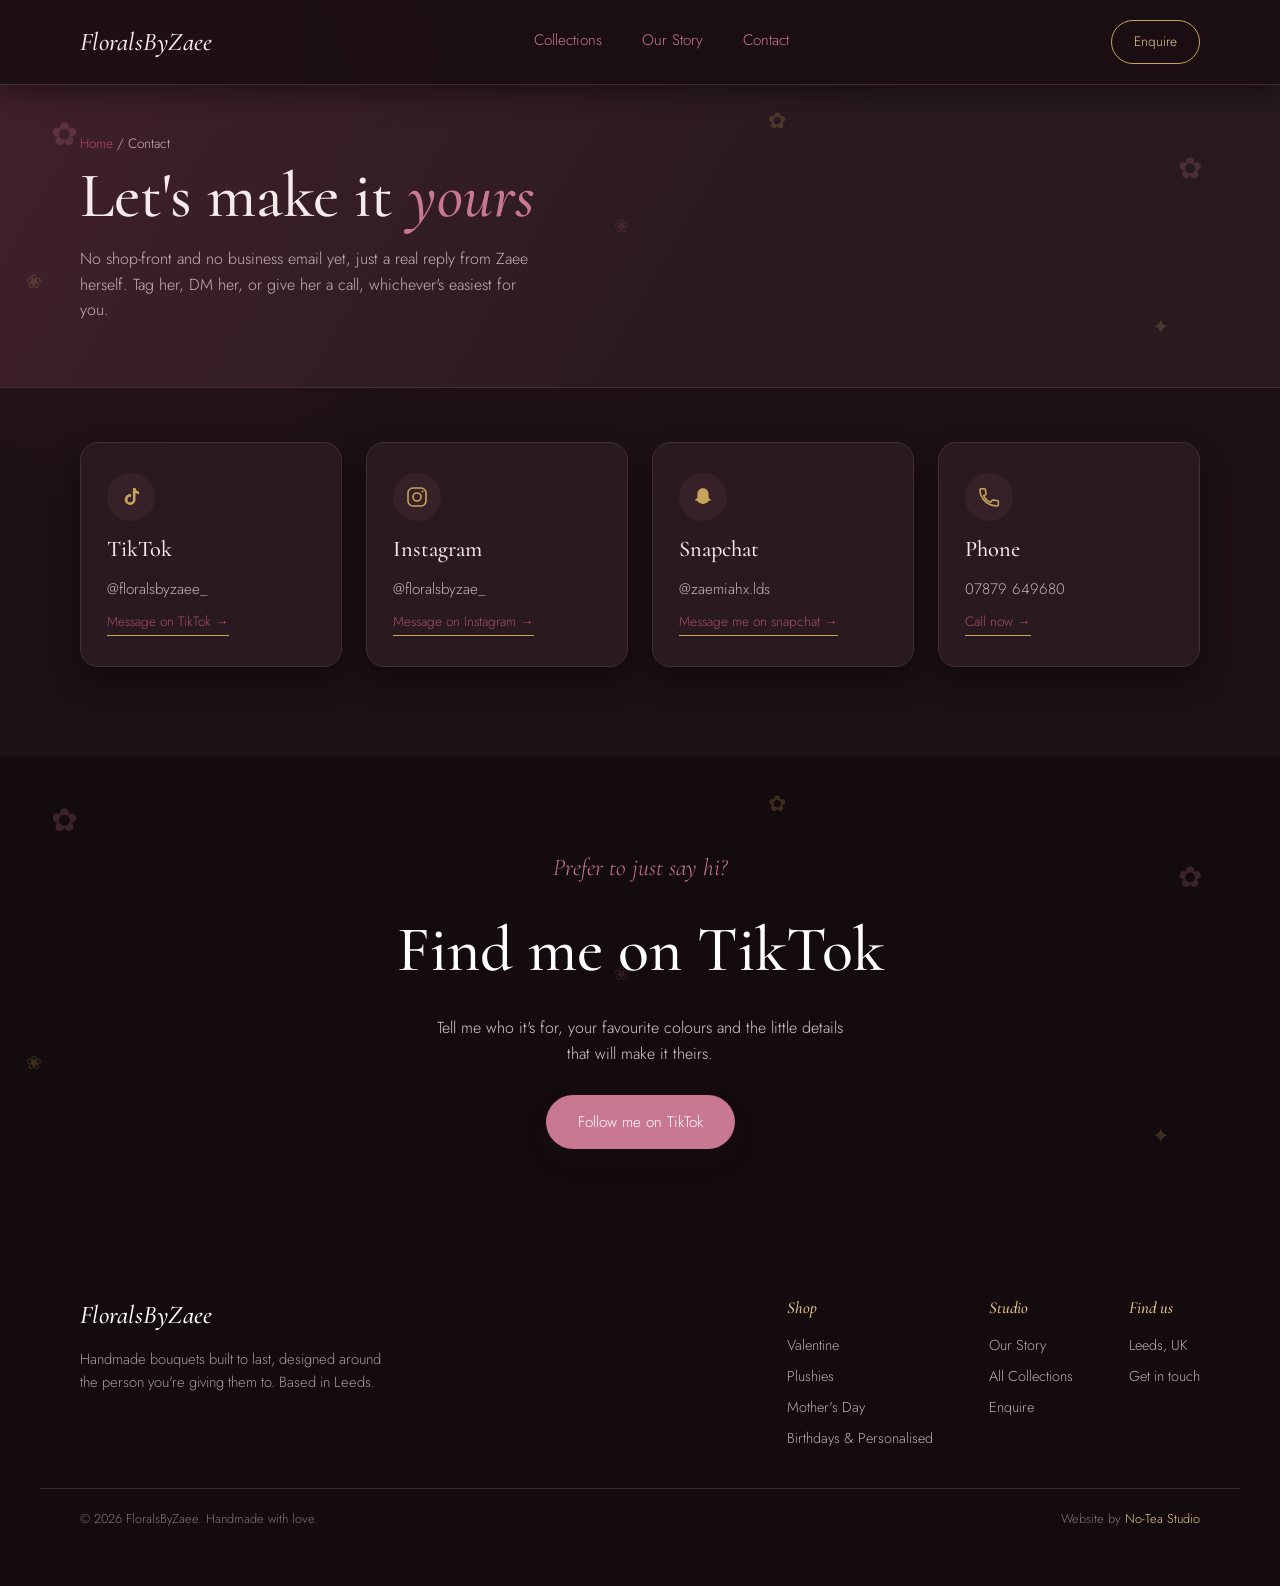
<file: contact/index.html>
﻿<!DOCTYPE html>
<html lang="en" data-theme="dark">
<head>
	<meta charset="UTF-8">
	<meta name="viewport" content="width=device-width, initial-scale=1.0">
	<title>Contact Your Leeds Florist | FloralsByZaee</title>
	<meta name="description" content="Contact FloralsByZaee, a handmade florist in Leeds, to order flowers for your wife, girlfriend, mum, birthday or special occasion.">
	<link rel="canonical" href="https://floralsbyzaee.co.uk/contact/">
	<meta property="og:title" content="Contact Your Leeds Florist | FloralsByZaee">
	<meta property="og:description" content="Get in touch with FloralsByZaee to discuss handmade bouquets and personalised flower gifts in Leeds.">
	<meta property="og:type" content="website">
	<meta property="og:url" content="https://floralsbyzaee.co.uk/contact/">
	<meta property="og:image" content="https://floralsbyzaee.co.uk/images/FloralsByZaee-Logo.jpg">
	<meta name="twitter:card" content="summary_large_image">
	<meta name="twitter:title" content="Contact Your Leeds Florist | FloralsByZaee">
	<meta name="twitter:description" content="Get in touch with FloralsByZaee to discuss handmade bouquets and personalised flower gifts in Leeds.">
	<meta name="twitter:image" content="https://floralsbyzaee.co.uk/images/FloralsByZaee-Logo.jpg">
	<link rel="icon" href="/favicon.ico" sizes="any">
	<link rel="icon" type="image/png" sizes="32x32" href="/favicon-32x32.png">
	<link rel="apple-touch-icon" href="/apple-touch-icon.png">
	<link rel="manifest" href="/site.webmanifest">
	<link rel="stylesheet" href="../style.css">
	<link rel="preconnect" href="https://fonts.googleapis.com">
	<link rel="preconnect" href="https://fonts.gstatic.com" crossorigin>
	<link href="https://fonts.googleapis.com/css2?family=Cormorant:ital,wght@0,400;0,500;1,400;1,500&family=Jost:wght@300;400;500&display=swap" rel="stylesheet">
</head>
<body class="collection-page">
	<nav>
		<div class="wrap">
			<a href="/" class="hero-title">FloralsByZaee</a>
			<div class="navlinks">
				<a href="../collections/">Collections</a>
				<a href="/#about">Our Story</a>
				<a href="../contact/">Contact</a>
			</div>
			<div class="nav-right">
				<a href="../contact/" class="nav-cta">Enquire</a>
			</div>
		</div>
	</nav>

	<header class="shop-hero">
		<div class="petal-field" aria-hidden="true">
			<span class="petal">&#10047;</span>
			<span class="petal gold">&#10048;</span>
			<span class="petal">&#10047;</span>
			<span class="petal gold">&#10022;</span>
			<span class="petal">&#10048;</span>
			<span class="petal gold">&#10047;</span>
		</div>
		<div class="wrap">
			<p class="breadcrumb"><a href="/">Home</a> / Contact</p>
			<div class="contact-intro">
				<h1>Let's make it <em>yours</em></h1>
				<p>No shop-front and no business email yet, just a real reply from Zaee herself. Tag her, DM her, or give her a call, whichever's easiest for you.</p>
			</div>
		</div>
	</header>

	<section class="shop-grid-section">
		<div class="wrap">
			<div class="contact-methods">
				<a class="contact-method" href="https://www.tiktok.com/@floralsbyzaee_?is_from_webapp=1&amp;sender_device=pc" target="_blank" rel="noopener">
					<span class="contact-method-icon">
						<svg viewBox="0 0 24 24" fill="currentColor"><path d="M16.5 3c.3 1.9 1.6 3.3 3.5 3.6v2.6c-1.3 0-2.5-.4-3.5-1.1v6.4a5.4 5.4 0 1 1-5.4-5.4c.3 0 .6 0 .9.1v2.7a2.7 2.7 0 1 0 1.9 2.6V3h2.6Z"/></svg>
					</span>
					<h3>TikTok</h3>
					<p>@floralsbyzaee_</p>
					<span class="contact-method-cta">Message on TikTok &rarr;</span>
				</a>

				<a class="contact-method" href="https://www.instagram.com/floralsbyzae_?igsi=dGk1eHV0cjJvczJt">
					<span class="contact-method-icon">
						<svg viewBox="0 0 24 24" fill="none" stroke="currentColor" stroke-width="1.6"><rect x="3" y="3" width="18" height="18" rx="5"/><circle cx="12" cy="12" r="4"/><circle cx="17.5" cy="6.5" r="1" fill="currentColor" stroke="none"/></svg>
					</span>
					<h3>Instagram</h3>
					<p>@floralsbyzae_</p>
					<span class="contact-method-cta">Message on Instagram &rarr;</span>
				</a>

				<a class="contact-method" href="https://www.snapchat.com/add/zaemiahx.lds?share_id=pwMApPrsMJc&locale=en-US-u-mu-celsius">
					<span class="contact-method-icon">
						<svg viewBox="0 0 24 24" fill="currentColor" aria-hidden="true"><path d="M12 3.2c-3.4 0-5.6 2.4-5.6 5.9v3c0 .7-.3 1.3-.9 1.7l-1.1.6c-.5.3-.4 1 .2 1.2l2 .5c.2 1 .9 1.7 2 1.8.8.1 1.5.4 2 .9.4.3.8.5 1.4.5s1-.2 1.4-.5c.5-.5 1.2-.8 2-.9 1.1-.1 1.8-.8 2-1.8l2-.5c.6-.2.7-.9.2-1.2l-1.1-.6c-.6-.4-.9-1-.9-1.7v-3c0-3.5-2.2-5.9-5.6-5.9Z"/></svg>
					</span>
					<h3>Snapchat</h3>
					<p>@zaemiahx.lds</p>
					<span class="contact-method-cta">Message me on snapchat &rarr;</span>
				</a>

				<a class="contact-method" href="tel:+447879649680">
					<span class="contact-method-icon">
						<svg viewBox="0 0 24 24" fill="none" stroke="currentColor" stroke-width="1.6" stroke-linecap="round" stroke-linejoin="round"><path d="M6.6 10.8c1.4 2.8 3.8 5.2 6.6 6.6l2.2-2.2c.3-.3.7-.4 1.1-.3 1.2.4 2.5.6 3.8.6.6 0 1 .4 1 1V20c0 .6-.4 1-1 1C10.5 21 3 13.5 3 4.7c0-.6.4-1 1-1h3.5c.6 0 1 .4 1 1 0 1.3.2 2.6.6 3.8.1.4 0 .8-.3 1.1L6.6 10.8Z"/></svg>
					</span>
					<h3>Phone</h3>
					<p>07879 649680</p>
					<span class="contact-method-cta">Call now &rarr;</span>
				</a>
			</div>
		</div>
	</section>

	<section class="collection-enquire" id="enquire">
		<div class="petal-field" aria-hidden="true">
			<span class="petal">&#10047;</span>
			<span class="petal gold">&#10048;</span>
			<span class="petal">&#10047;</span>
			<span class="petal gold">&#10022;</span>
			<span class="petal">&#10048;</span>
			<span class="petal gold">&#10047;</span>
		</div>
		<div class="wrap">
			<span class="kicker">Prefer to just say hi?</span>
			<h2>Find me on TikTok</h2>
			<p>Tell me who it's for, your favourite colours and the little details that will make it theirs.</p>
			<a href="https://www.tiktok.com/@floralsbyzaee_?is_from_webapp=1&amp;sender_device=pc" class="btn-primary" target="_blank" rel="noopener">Follow me on TikTok</a>
		</div>
	</section>

	<footer class="site-footer">
		<div class="wrap">
			<div class="footer-brand">
				<a href="/" class="hero-title">FloralsByZaee</a>
				<p>Handmade bouquets built to last, designed around the person you're giving them to. Based in Leeds.</p>
			</div>
			<div class="footer-cols">
				<div class="footer-col">
					<h4>Shop</h4>
					<a href="../valentine/">Valentine</a>
					<a href="../plushies/">Plushies</a>
					<a href="../mothers-day/">Mother's Day</a>
					<a href="../birthdays/">Birthdays &amp; Personalised</a>
				</div>
				<div class="footer-col">
					<h4>Studio</h4>
					<a href="/#about">Our Story</a>
					<a href="../collections/">All Collections</a>
					<a href="../contact/">Enquire</a>
				</div>
				<div class="footer-col">
					<h4>Find us</h4>
					<span>Leeds, UK</span>
					<a href="../contact/">Get in touch</a>
				</div>
			</div>
		</div>
		<div class="wrap footer-bottom"><span class="footer-copyright">&copy; <span class="year"></span> FloralsByZaee. Handmade with love.</span> <span class="footer-credit">Website by <a href="https://noteastudio.co.uk/" target="_blank" rel="noopener noreferrer">No-Tea Studio</a></span></div>
	</footer>

<script src="../site.js" defer></script>
</body>
</html>
</file>
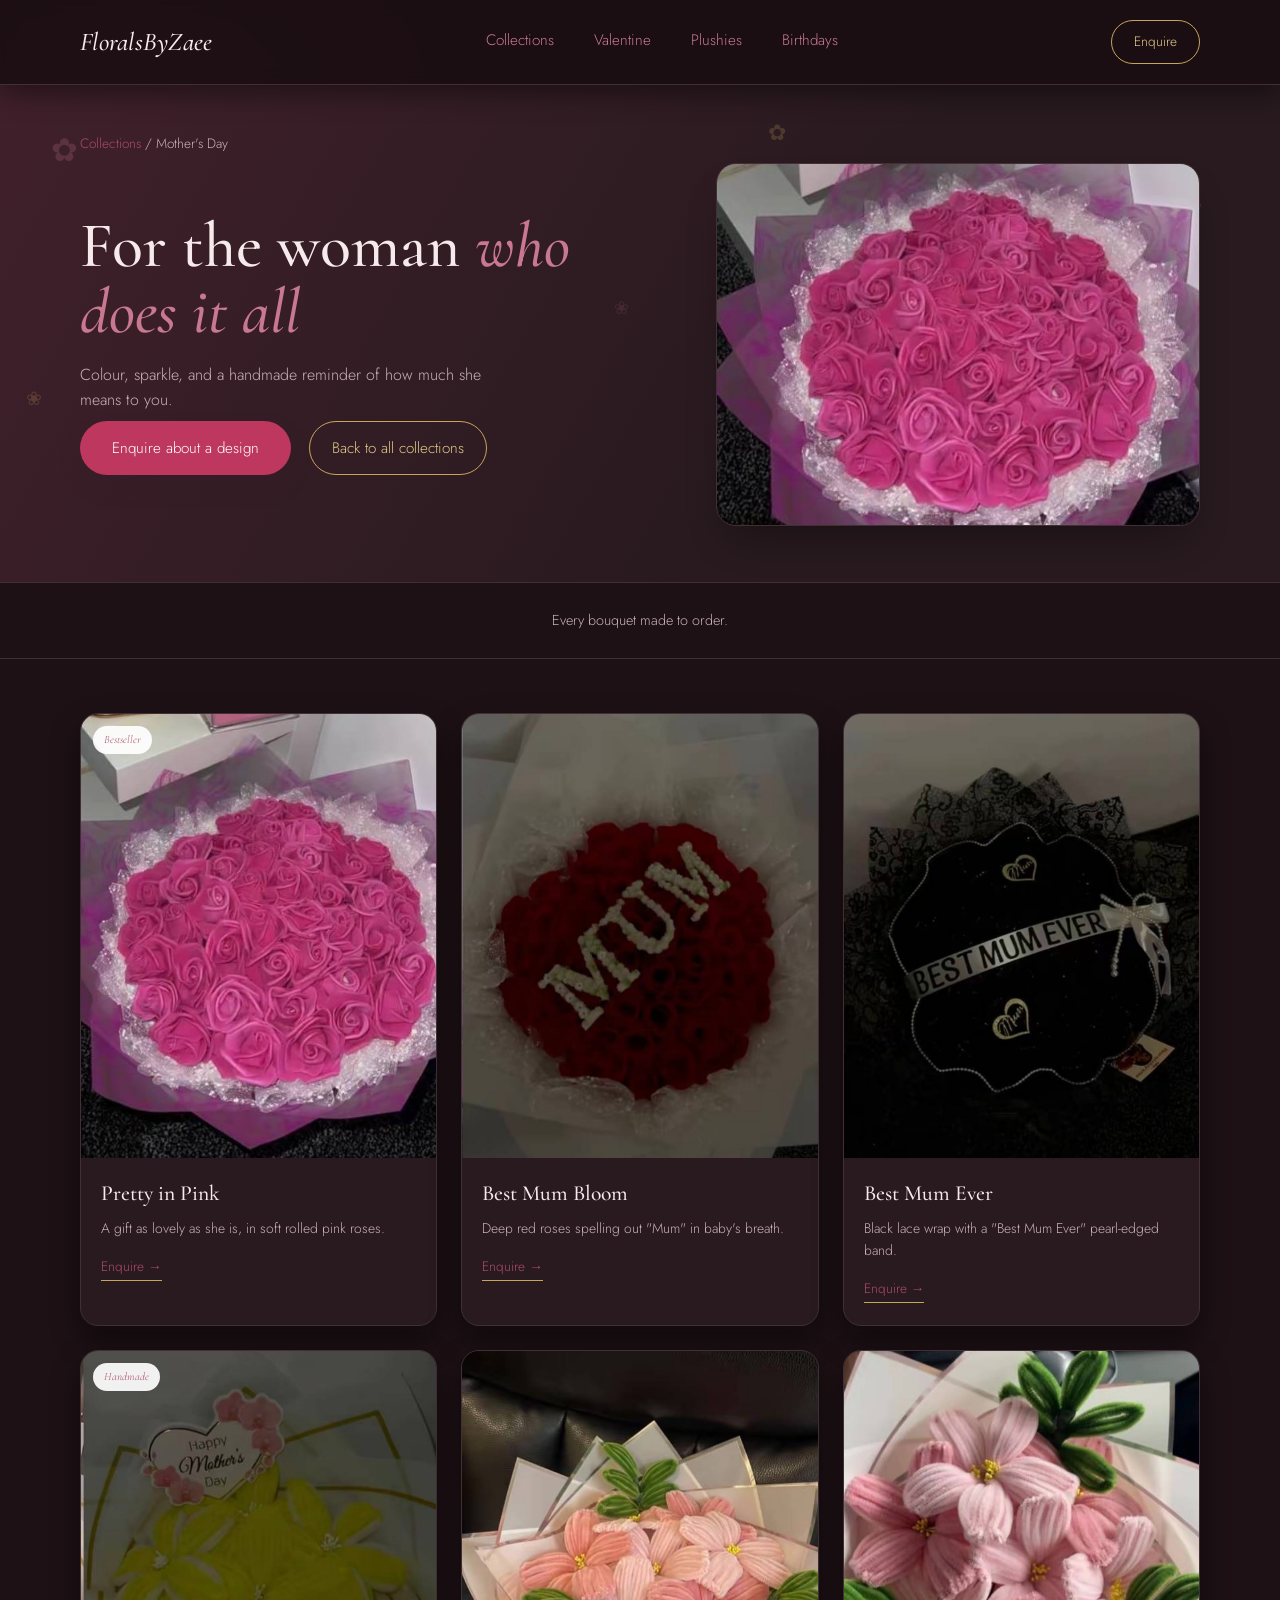
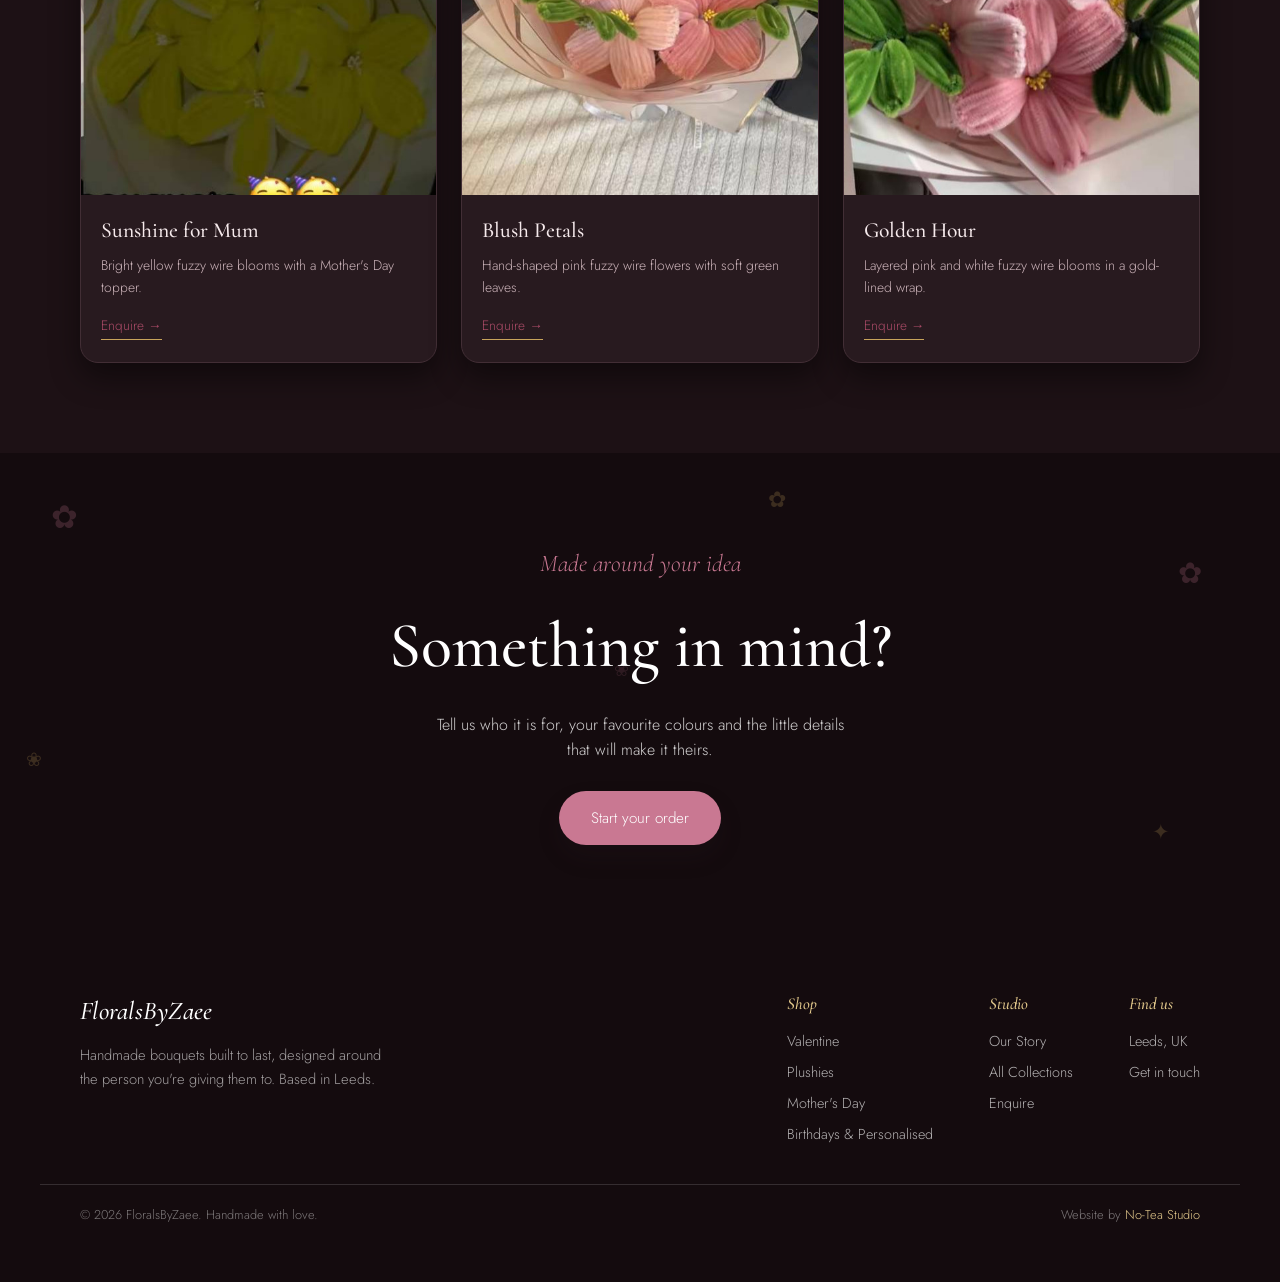
<file: mothers-day/index.html>
<!DOCTYPE html>
<html lang="en" data-theme="dark">
<head>
	<meta charset="UTF-8">
	<meta name="viewport" content="width=device-width, initial-scale=1.0">
	<title>Mother's Day Flowers Leeds | FloralsByZaee</title>
	<meta name="description" content="Order handmade Mother's Day flowers in Leeds, including pink, red and personalised bouquets made to last from FloralsByZaee.">
	<link rel="canonical" href="https://floralsbyzaee.co.uk/mothers-day/">
	<meta property="og:title" content="Mother's Day Flowers Leeds | FloralsByZaee">
	<meta property="og:description" content="Meaningful handmade Mother's Day bouquets for the woman who means everything.">
	<meta property="og:type" content="website">
	<meta property="og:url" content="https://floralsbyzaee.co.uk/mothers-day/">
	<meta property="og:image" content="https://floralsbyzaee.co.uk/images/artificialPink_tl.jpg">
	<meta name="twitter:card" content="summary_large_image">
	<meta name="twitter:title" content="Mother's Day Flowers Leeds | FloralsByZaee">
	<meta name="twitter:description" content="Meaningful handmade Mother's Day bouquets for the woman who means everything.">
	<meta name="twitter:image" content="https://floralsbyzaee.co.uk/images/artificialPink_tl.jpg">
	<link rel="icon" href="/favicon.ico" sizes="any">
	<link rel="icon" type="image/png" sizes="32x32" href="/favicon-32x32.png">
	<link rel="apple-touch-icon" href="/apple-touch-icon.png">
	<link rel="manifest" href="/site.webmanifest">
	<link rel="stylesheet" href="../style.css">
	<link rel="preconnect" href="https://fonts.googleapis.com">
	<link rel="preconnect" href="https://fonts.gstatic.com" crossorigin>
	<link href="https://fonts.googleapis.com/css2?family=Cormorant:ital,wght@0,400;0,500;1,400;1,500&family=Jost:wght@300;400;500&display=swap" rel="stylesheet">
</head>
<body class="collection-page">
	<nav>
		<div class="wrap">
			<a href="/" class="hero-title">FloralsByZaee</a>
			<div class="navlinks">
				<a href="../collections/">Collections</a>
				<a href="../valentine/">Valentine</a>
				<a href="../plushies/">Plushies</a>
				<a href="../birthdays/">Birthdays</a>
			</div>
			<div class="nav-right">
				<a href="../contact/" class="nav-cta">Enquire</a>
			</div>
		</div>
	</nav>

	<header class="shop-hero">
		<div class="petal-field" aria-hidden="true">
			<span class="petal">&#10047;</span>
			<span class="petal gold">&#10048;</span>
			<span class="petal">&#10047;</span>
			<span class="petal gold">&#10022;</span>
			<span class="petal">&#10048;</span>
			<span class="petal gold">&#10047;</span>
		</div>
		<div class="wrap">
			<p class="breadcrumb"><a href="../collections/">Collections</a> / Mother's Day</p>
			<div class="shop-hero-grid">
				<div>
					<h1>For the woman <em>who does it all</em></h1>
					<p>Colour, sparkle, and a handmade reminder of how much she means to you.</p>
					<div class="btnrow">
						<a href="#enquire" class="btn-primary">Enquire about a design</a>
						<a href="../collections/" class="btn-ghost">Back to all collections</a>
					</div>
				</div>
				<div class="shop-hero-art">
					<img src="../images/artificialPink_tl.jpg" alt="Pink artificial flower bouquet" decoding="async" fetchpriority="high">
				</div>
			</div>
		</div>
	</header>

	<div class="shop-toolbar">
		<div class="wrap" style="display:flex;justify-content:space-between;align-items:center;flex-wrap:wrap;gap:16px;">
			<span class="count">Every bouquet made to order.</span>
		</div>
	</div>

	<section class="shop-grid-section">
		<div class="wrap">
			<div class="shop-grid">
				<article class="shop-card">
					<div class="shop-card-media"><span class="shop-card-tag">Bestseller</span><img src="../images/artificialPink_tl.jpg" alt="Pink artificial flower bouquet" loading="lazy" decoding="async"></div>
					<div class="shop-card-body"><h3>Pretty in Pink</h3><p>A gift as lovely as she is, in soft rolled pink roses.</p><a class="shop-card-cta" href="#enquire">Enquire &rarr;</a></div>
				</article>
				<article class="shop-card">
					<div class="shop-card-media"><img src="../images/artificialRedMother_tl.jpg" alt="Red artificial Mother's Day bouquet spelling MUM" loading="lazy" decoding="async"></div>
					<div class="shop-card-body"><h3>Best Mum Bloom</h3><p>Deep red roses spelling out "Mum" in baby's breath.</p><a class="shop-card-cta" href="#enquire">Enquire &rarr;</a></div>
				</article>
				<article class="shop-card">
					<div class="shop-card-media"><img src="../images/artificialBlackMother_tl.jpg" alt="Black lace wrapped bouquet with a Best Mum Ever band" loading="lazy" decoding="async"></div>
					<div class="shop-card-body"><h3>Best Mum Ever</h3><p>Black lace wrap with a "Best Mum Ever" pearl-edged band.</p><a class="shop-card-cta" href="#enquire">Enquire &rarr;</a></div>
				</article>
				<article class="shop-card">
					<div class="shop-card-media"><span class="shop-card-tag">Handmade</span><img src="../images/fuzzywireYellow_br.jpg" alt="Yellow fuzzy wire flower bouquet with Happy Mother's Day topper" loading="lazy" decoding="async"></div>
					<div class="shop-card-body"><h3>Sunshine for Mum</h3><p>Bright yellow fuzzy wire blooms with a Mother's Day topper.</p><a class="shop-card-cta" href="#enquire">Enquire &rarr;</a></div>
				</article>
				<article class="shop-card">
					<div class="shop-card-media"><img src="../images/fuzzywirePink_br.jpg" alt="Pink fuzzy wire flower bouquet with green leaves" loading="lazy" decoding="async"></div>
					<div class="shop-card-body"><h3>Blush Petals</h3><p>Hand-shaped pink fuzzy wire flowers with soft green leaves.</p><a class="shop-card-cta" href="#enquire">Enquire &rarr;</a></div>
				</article>
				<article class="shop-card">
					<div class="shop-card-media"><img src="../images/fuzzywireTopPink_br.jpg" alt="Pink and white fuzzy wire flower bouquet" loading="lazy" decoding="async"></div>
					<div class="shop-card-body"><h3>Golden Hour</h3><p>Layered pink and white fuzzy wire blooms in a gold-lined wrap.</p><a class="shop-card-cta" href="#enquire">Enquire &rarr;</a></div>
				</article>
			</div>
		</div>
	</section>

	<section class="collection-enquire" id="enquire">
		<div class="petal-field" aria-hidden="true">
			<span class="petal">&#10047;</span>
			<span class="petal gold">&#10048;</span>
			<span class="petal">&#10047;</span>
			<span class="petal gold">&#10022;</span>
			<span class="petal">&#10048;</span>
			<span class="petal gold">&#10047;</span>
		</div>
		<div class="wrap">
			<span class="kicker">Made around your idea</span>
			<h2>Something in mind?</h2>
			<p>Tell us who it is for, your favourite colours and the little details that will make it theirs.</p>
			<a href="../contact/" class="btn-primary">Start your order</a>
		</div>
	</section>

	<footer class="site-footer">
		<div class="wrap">
			<div class="footer-brand">
				<a href="/" class="hero-title">FloralsByZaee</a>
				<p>Handmade bouquets built to last, designed around the person you're giving them to. Based in Leeds.</p>
			</div>
			<div class="footer-cols">
				<div class="footer-col">
					<h4>Shop</h4>
					<a href="../valentine/">Valentine</a>
					<a href="../plushies/">Plushies</a>
					<a href="../mothers-day/">Mother's Day</a>
					<a href="../birthdays/">Birthdays &amp; Personalised</a>
				</div>
				<div class="footer-col">
					<h4>Studio</h4>
					<a href="/#about">Our Story</a>
					<a href="../collections/">All Collections</a>
					<a href="../contact/">Enquire</a>
				</div>
				<div class="footer-col">
					<h4>Find us</h4>
					<span>Leeds, UK</span>
					<a href="../contact/">Get in touch</a>
				</div>
			</div>
		</div>
		<div class="wrap footer-bottom"><span class="footer-copyright">&copy; <span class="year"></span> FloralsByZaee. Handmade with love.</span> <span class="footer-credit">Website by <a href="https://noteastudio.co.uk/" target="_blank" rel="noopener noreferrer">No-Tea Studio</a></span></div>
	</footer>

<script src="../site.js" defer></script>
</body>
</html>
</file>
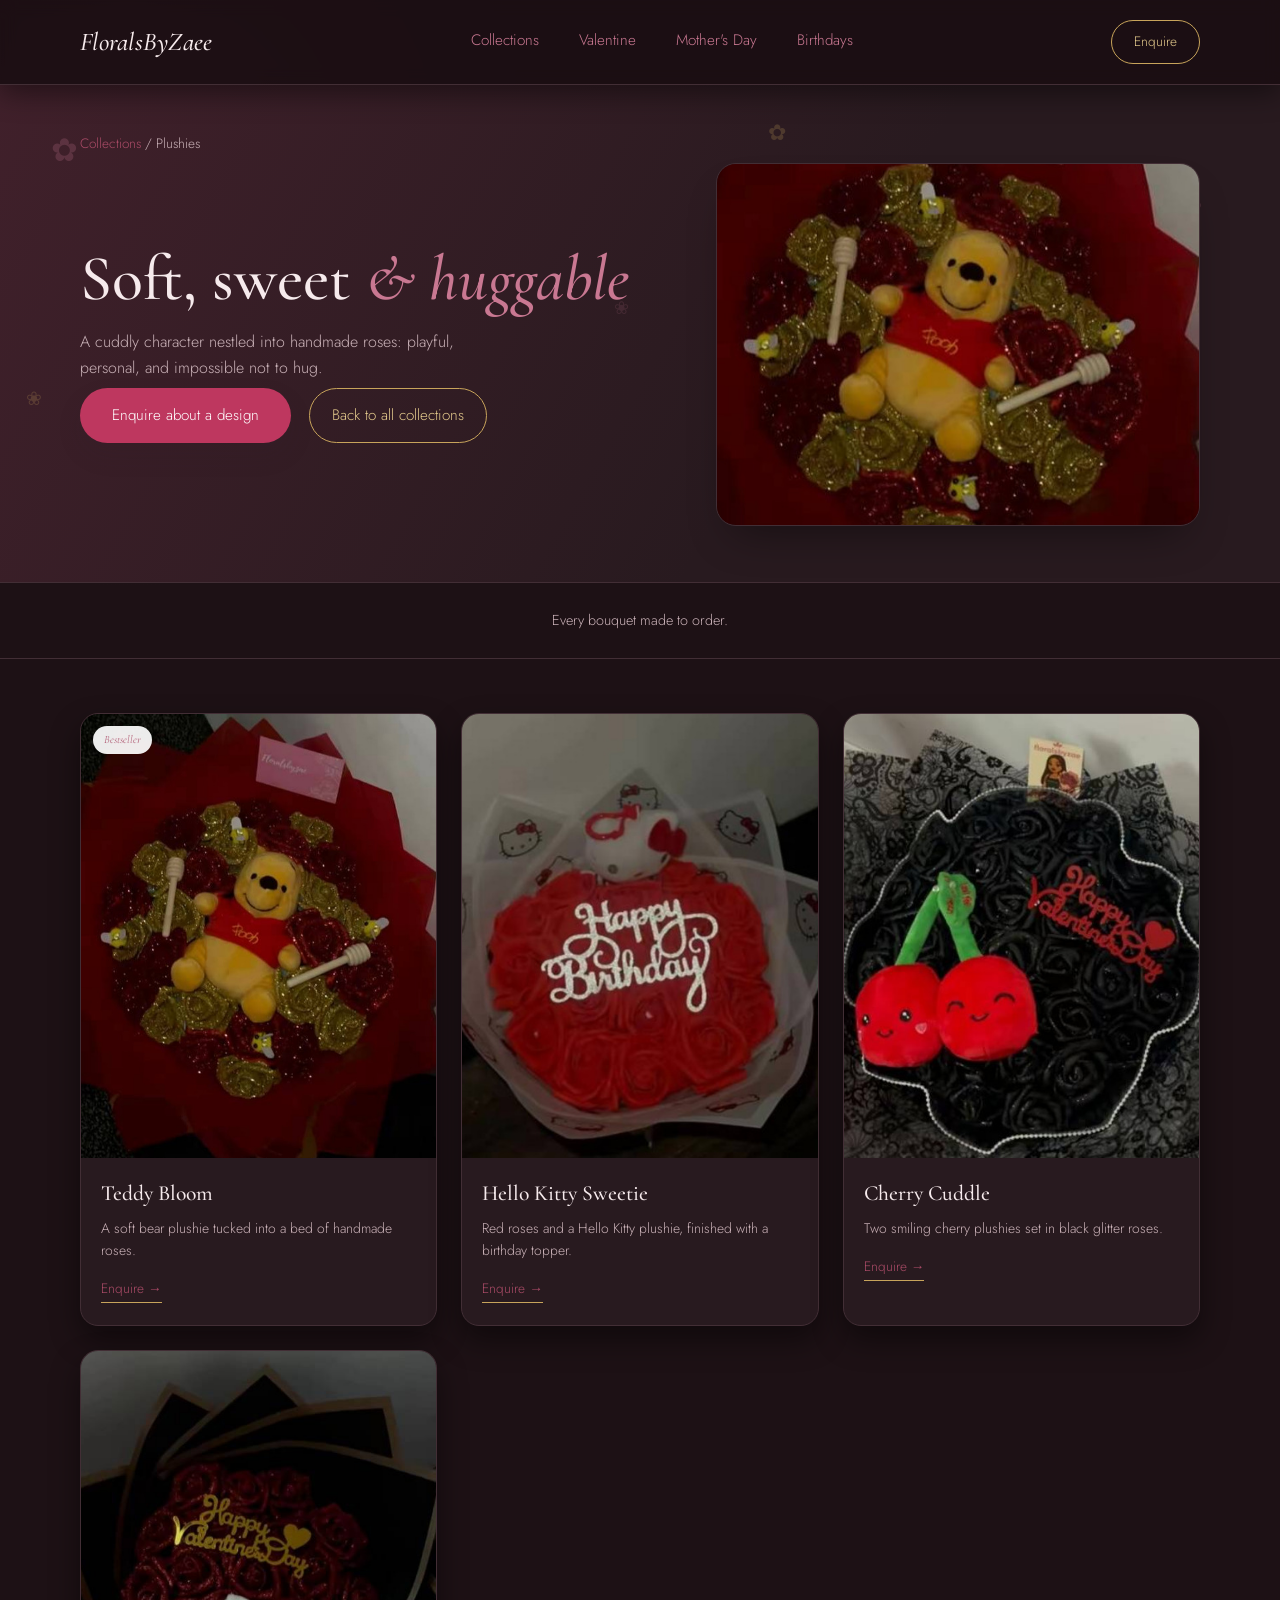
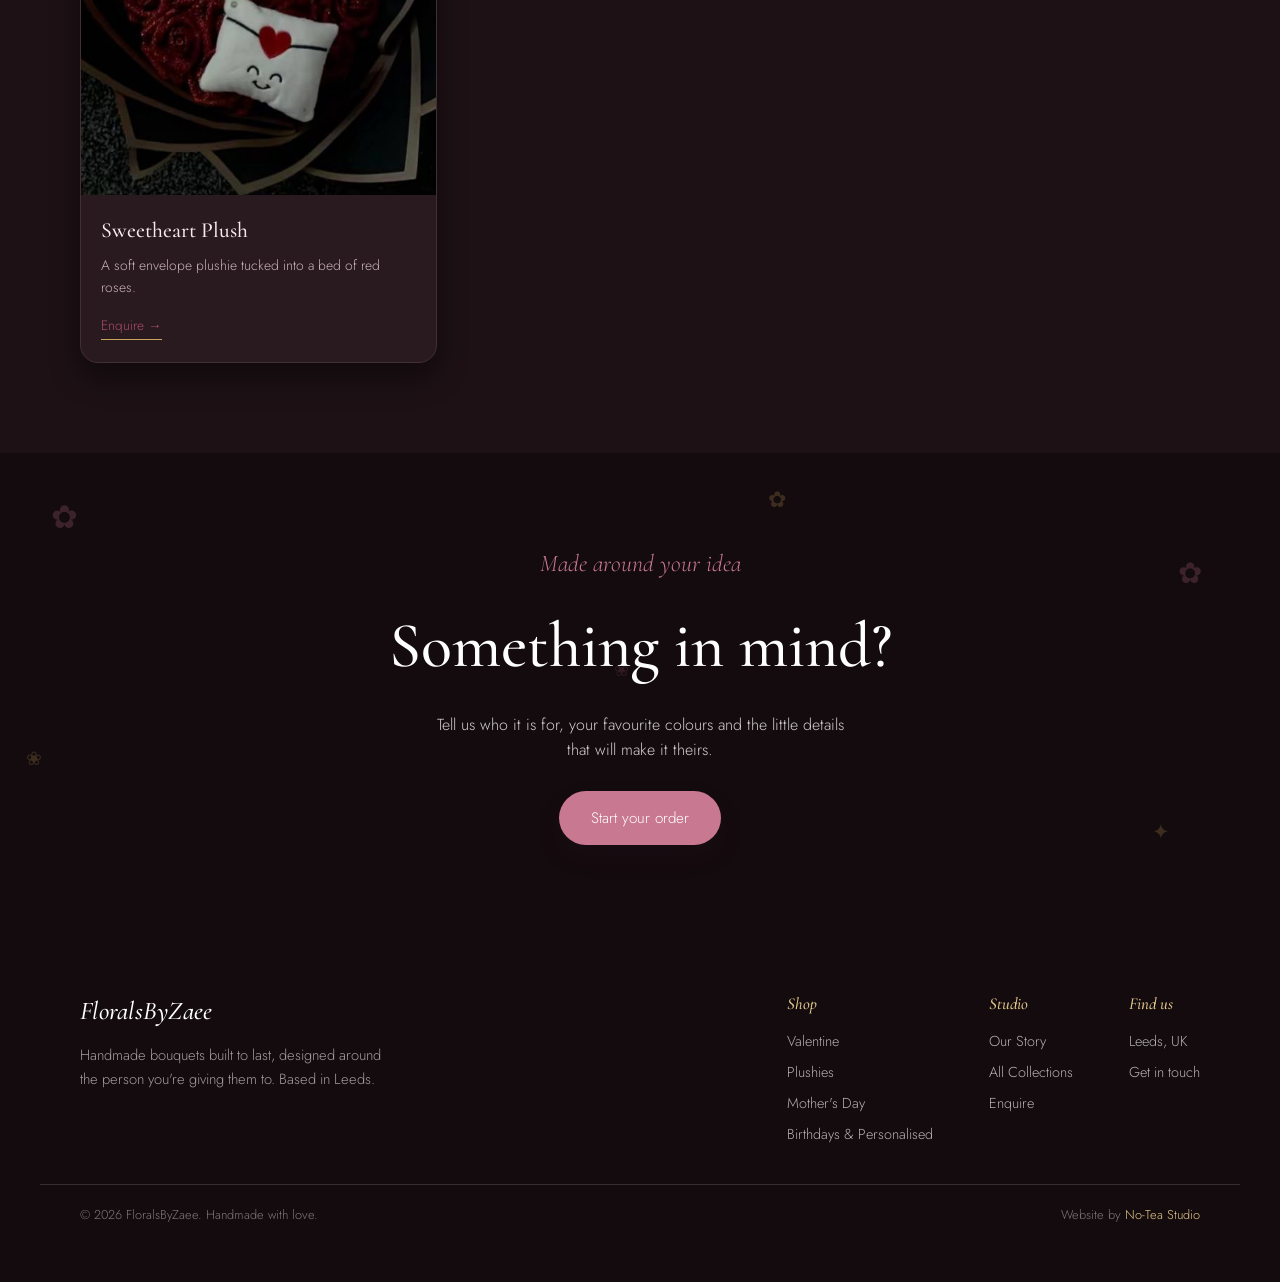
<file: plushies/index.html>
<!DOCTYPE html>
<html lang="en" data-theme="dark">
<head>
	<meta charset="UTF-8">
	<meta name="viewport" content="width=device-width, initial-scale=1.0">
	<title>Plushie Flower Bouquets Leeds | FloralsByZaee</title>
	<meta name="description" content="Shop plushie flower bouquets in Leeds, including teddy bears, character gifts and handmade blooms from FloralsByZaee.">
	<link rel="canonical" href="https://floralsbyzaee.co.uk/plushies/">
	<meta property="og:title" content="Plushie Flower Bouquets Leeds | FloralsByZaee">
	<meta property="og:description" content="Cuddly plushie gifts paired with handmade flowers for birthdays, Valentine's Day and more.">
	<meta property="og:type" content="website">
	<meta property="og:url" content="https://floralsbyzaee.co.uk/plushies/">
	<meta property="og:image" content="https://floralsbyzaee.co.uk/images/plushyBear_tl.jpg">
	<meta name="twitter:card" content="summary_large_image">
	<meta name="twitter:title" content="Plushie Flower Bouquets Leeds | FloralsByZaee">
	<meta name="twitter:description" content="Cuddly plushie gifts paired with handmade flowers for birthdays, Valentine's Day and more.">
	<meta name="twitter:image" content="https://floralsbyzaee.co.uk/images/plushyBear_tl.jpg">
	<link rel="icon" href="/favicon.ico" sizes="any">
	<link rel="icon" type="image/png" sizes="32x32" href="/favicon-32x32.png">
	<link rel="apple-touch-icon" href="/apple-touch-icon.png">
	<link rel="manifest" href="/site.webmanifest">
	<link rel="stylesheet" href="../style.css">
	<link rel="preconnect" href="https://fonts.googleapis.com">
	<link rel="preconnect" href="https://fonts.gstatic.com" crossorigin>
	<link href="https://fonts.googleapis.com/css2?family=Cormorant:ital,wght@0,400;0,500;1,400;1,500&family=Jost:wght@300;400;500&display=swap" rel="stylesheet">
</head>
<body class="collection-page">
	<nav>
		<div class="wrap">
			<a href="/" class="hero-title">FloralsByZaee</a>
			<div class="navlinks">
				<a href="../collections/">Collections</a>
				<a href="../valentine/">Valentine</a>
				<a href="../mothers-day/">Mother's Day</a>
				<a href="../birthdays/">Birthdays</a>
			</div>
			<div class="nav-right">
				<a href="../contact/" class="nav-cta">Enquire</a>
			</div>
		</div>
	</nav>

	<header class="shop-hero">
		<div class="petal-field" aria-hidden="true">
			<span class="petal">&#10047;</span>
			<span class="petal gold">&#10048;</span>
			<span class="petal">&#10047;</span>
			<span class="petal gold">&#10022;</span>
			<span class="petal">&#10048;</span>
			<span class="petal gold">&#10047;</span>
		</div>
		<div class="wrap">
			<p class="breadcrumb"><a href="../collections/">Collections</a> / Plushies</p>
			<div class="shop-hero-grid">
				<div>
					<h1>Soft, sweet <em>&amp; huggable</em></h1>
					<p>A cuddly character nestled into handmade roses: playful, personal, and impossible not to hug.</p>
					<div class="btnrow">
						<a href="#enquire" class="btn-primary">Enquire about a design</a>
						<a href="../collections/" class="btn-ghost">Back to all collections</a>
					</div>
				</div>
				<div class="shop-hero-art">
					<img src="../images/plushyBear_tl.jpg" alt="Bear plushie flower arrangement" decoding="async" fetchpriority="high">
				</div>
			</div>
		</div>
	</header>

	<div class="shop-toolbar">
		<div class="wrap" style="display:flex;justify-content:space-between;align-items:center;flex-wrap:wrap;gap:16px;">
			<span class="count">Every bouquet made to order.</span>
		</div>
	</div>

	<section class="shop-grid-section">
		<div class="wrap">
			<div class="shop-grid">
				<article class="shop-card">
					<div class="shop-card-media"><span class="shop-card-tag">Bestseller</span><img src="../images/plushyBear_tl.jpg" alt="Bear plushie flower arrangement" loading="lazy" decoding="async"></div>
					<div class="shop-card-body"><h3>Teddy Bloom</h3><p>A soft bear plushie tucked into a bed of handmade roses.</p><a class="shop-card-cta" href="#enquire">Enquire &rarr;</a></div>
				</article>
				<article class="shop-card">
					<div class="shop-card-media"><img src="../images/plushyHelloKitty_tl.jpg" alt="Hello Kitty plushie flower arrangement" loading="lazy" decoding="async"></div>
					<div class="shop-card-body"><h3>Hello Kitty Sweetie</h3><p>Red roses and a Hello Kitty plushie, finished with a birthday topper.</p><a class="shop-card-cta" href="#enquire">Enquire &rarr;</a></div>
				</article>
				<article class="shop-card">
					<div class="shop-card-media"><img src="../images/plushyCherries_tl.jpg" alt="Cherry themed plushie flower arrangement" loading="lazy" decoding="async"></div>
					<div class="shop-card-body"><h3>Cherry Cuddle</h3><p>Two smiling cherry plushies set in black glitter roses.</p><a class="shop-card-cta" href="#enquire">Enquire &rarr;</a></div>
				</article>
				<article class="shop-card">
					<div class="shop-card-media"><img src="../images/plushyValentine_tl.jpg" alt="Valentine plushie envelope bouquet with red roses" loading="lazy" decoding="async"></div>
					<div class="shop-card-body"><h3>Sweetheart Plush</h3><p>A soft envelope plushie tucked into a bed of red roses.</p><a class="shop-card-cta" href="#enquire">Enquire &rarr;</a></div>
				</article>
			</div>
		</div>
	</section>

	<section class="collection-enquire" id="enquire">
		<div class="petal-field" aria-hidden="true">
			<span class="petal">&#10047;</span>
			<span class="petal gold">&#10048;</span>
			<span class="petal">&#10047;</span>
			<span class="petal gold">&#10022;</span>
			<span class="petal">&#10048;</span>
			<span class="petal gold">&#10047;</span>
		</div>
		<div class="wrap">
			<span class="kicker">Made around your idea</span>
			<h2>Something in mind?</h2>
			<p>Tell us who it is for, your favourite colours and the little details that will make it theirs.</p>
			<a href="../contact/" class="btn-primary">Start your order</a>
		</div>
	</section>

	<footer class="site-footer">
		<div class="wrap">
			<div class="footer-brand">
				<a href="/" class="hero-title">FloralsByZaee</a>
				<p>Handmade bouquets built to last, designed around the person you're giving them to. Based in Leeds.</p>
			</div>
			<div class="footer-cols">
				<div class="footer-col">
					<h4>Shop</h4>
					<a href="../valentine/">Valentine</a>
					<a href="../plushies/">Plushies</a>
					<a href="../mothers-day/">Mother's Day</a>
					<a href="../birthdays/">Birthdays &amp; Personalised</a>
				</div>
				<div class="footer-col">
					<h4>Studio</h4>
					<a href="/#about">Our Story</a>
					<a href="../collections/">All Collections</a>
					<a href="../contact/">Enquire</a>
				</div>
				<div class="footer-col">
					<h4>Find us</h4>
					<span>Leeds, UK</span>
					<a href="../contact/">Get in touch</a>
				</div>
			</div>
		</div>
		<div class="wrap footer-bottom"><span class="footer-copyright">&copy; <span class="year"></span> FloralsByZaee. Handmade with love.</span> <span class="footer-credit">Website by <a href="https://noteastudio.co.uk/" target="_blank" rel="noopener noreferrer">No-Tea Studio</a></span></div>
	</footer>

<script src="../site.js" defer></script>
</body>
</html>
</file>
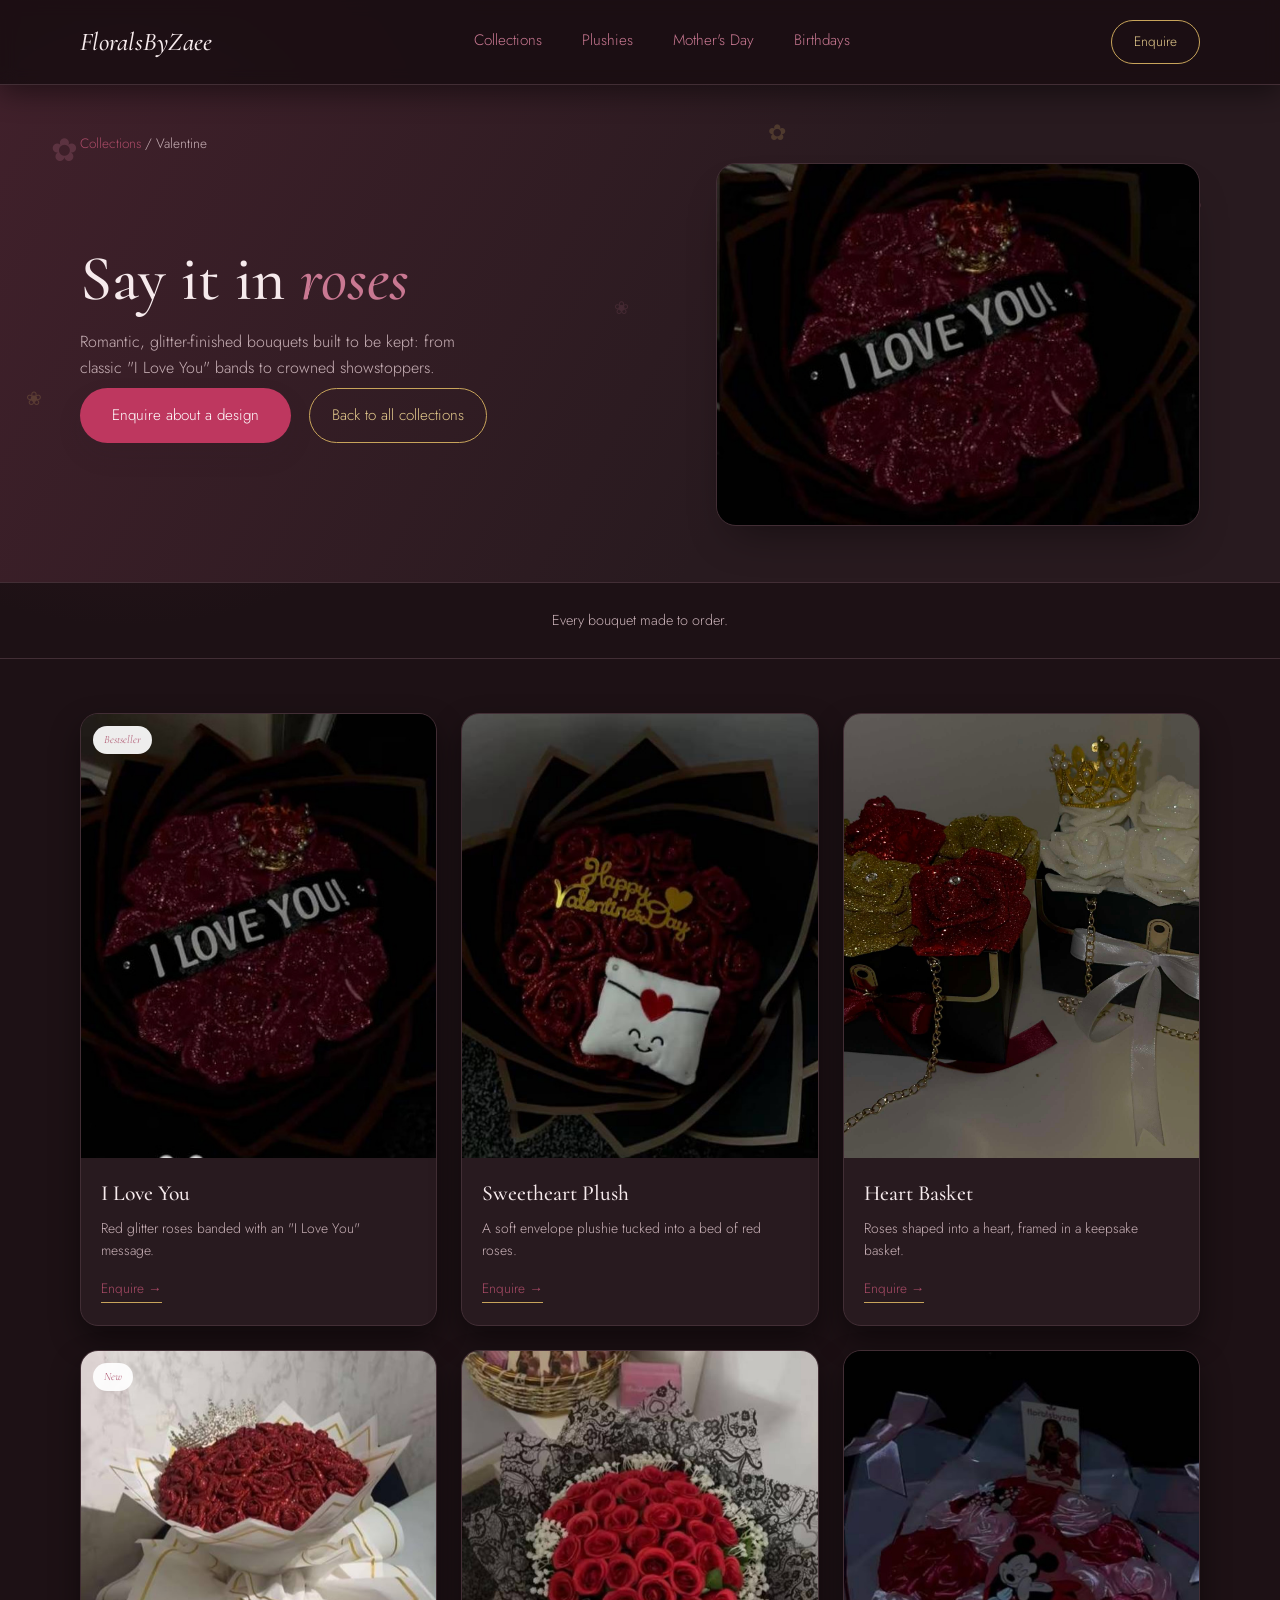
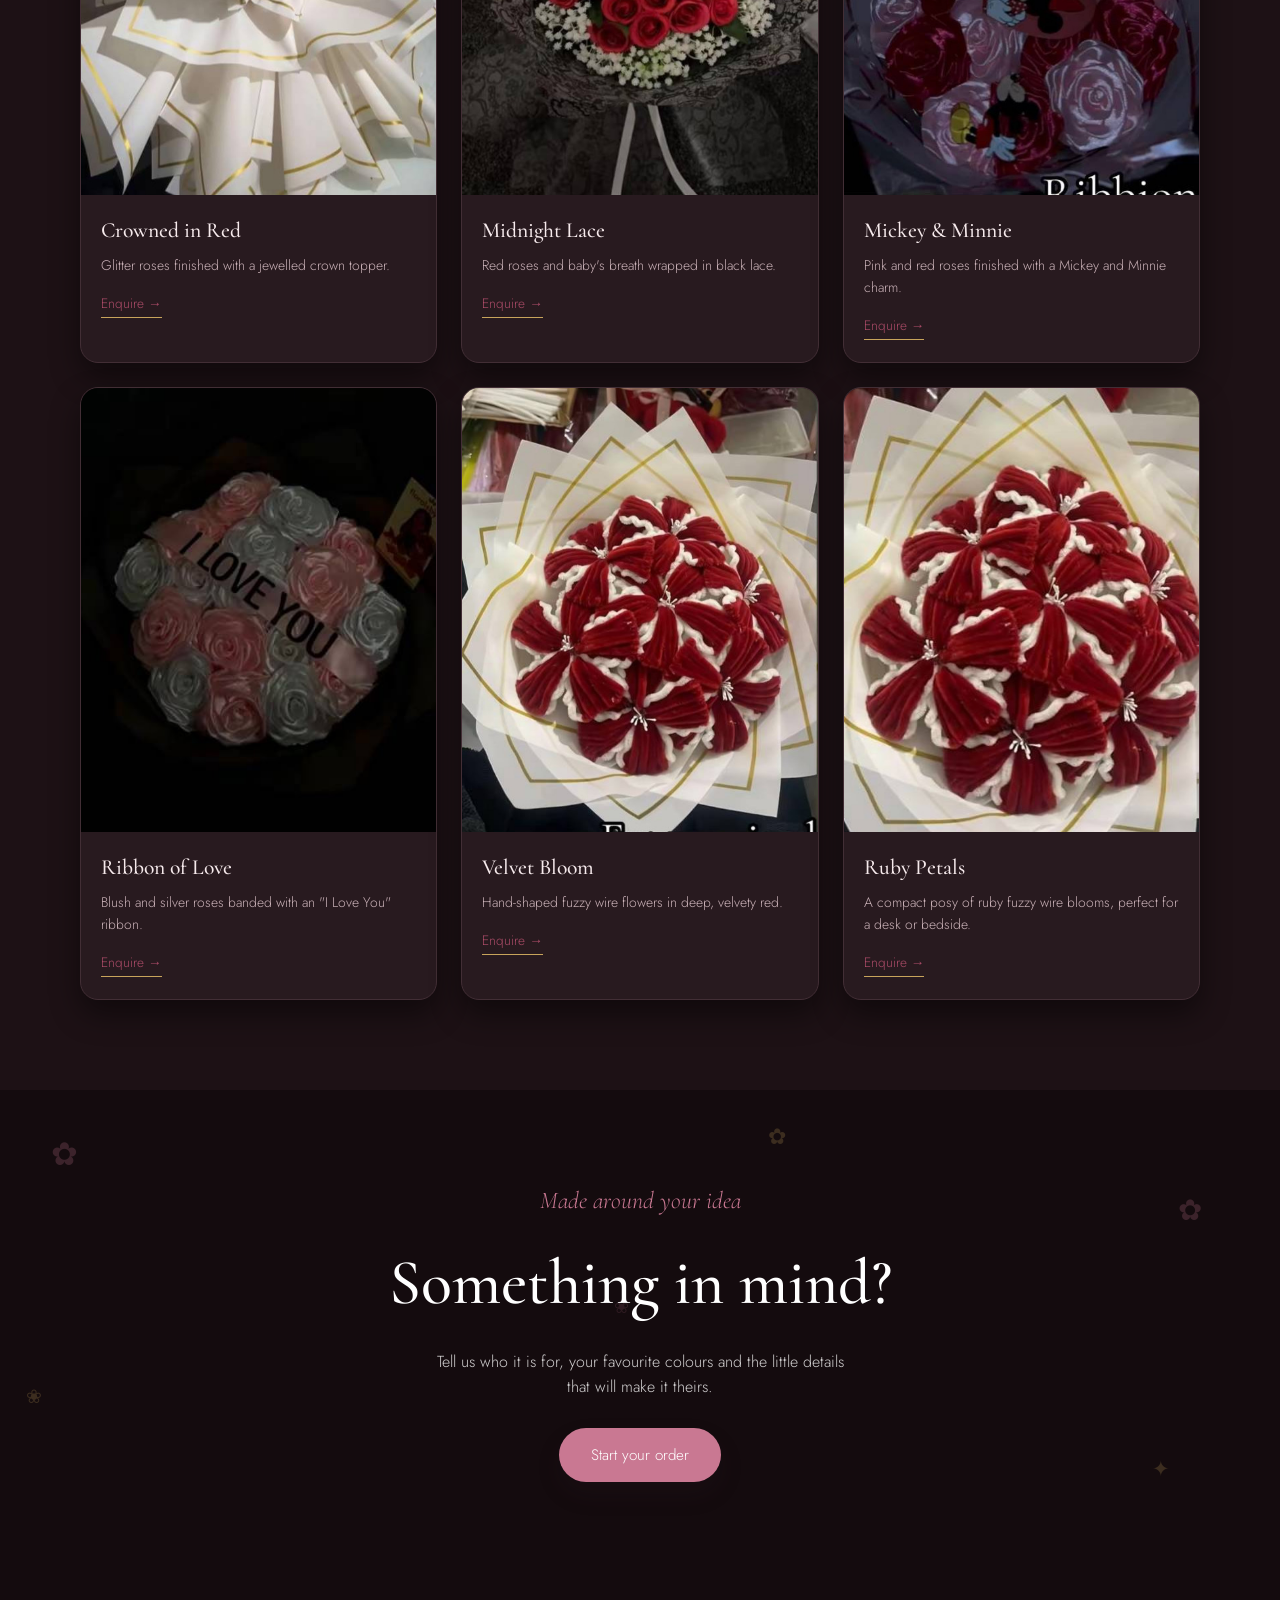
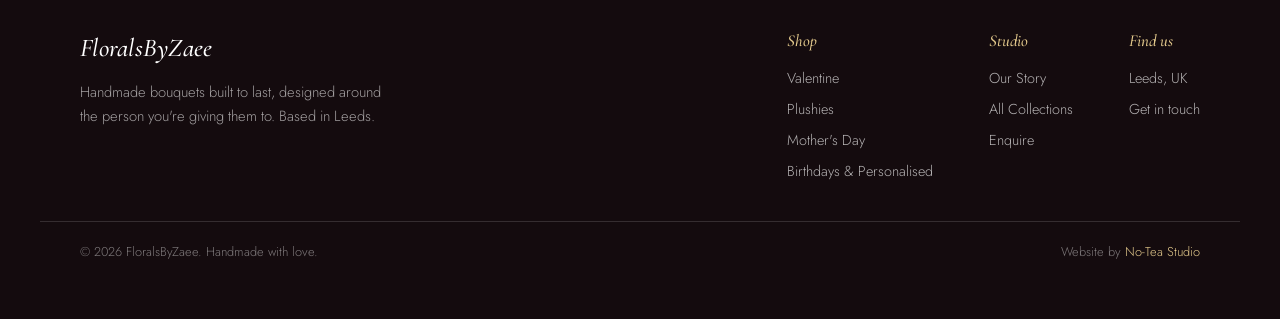
<file: valentine/index.html>
<!DOCTYPE html>
<html lang="en" data-theme="dark">
<head>
	<meta charset="UTF-8">
	<meta name="viewport" content="width=device-width, initial-scale=1.0">
	<title>Valentine Flowers Leeds | FloralsByZaee</title>
	<meta name="description" content="Find handmade Valentine flowers in Leeds for your wife or girlfriend, including glitter roses, plushie arrangements and keepsake bouquets from FloralsByZaee.">
	<link rel="canonical" href="https://floralsbyzaee.co.uk/valentine/">
	<meta property="og:title" content="Valentine Flowers Leeds | FloralsByZaee">
	<meta property="og:description" content="Handmade Valentine bouquets for your wife, girlfriend or favourite person in Leeds.">
	<meta property="og:type" content="website">
	<meta property="og:url" content="https://floralsbyzaee.co.uk/valentine/">
	<meta property="og:image" content="https://floralsbyzaee.co.uk/images/glitterRedILY_bl.jpg">
	<meta name="twitter:card" content="summary_large_image">
	<meta name="twitter:title" content="Valentine Flowers Leeds | FloralsByZaee">
	<meta name="twitter:description" content="Handmade Valentine bouquets for your wife, girlfriend or favourite person in Leeds.">
	<meta name="twitter:image" content="https://floralsbyzaee.co.uk/images/glitterRedILY_bl.jpg">
	<link rel="icon" href="/favicon.ico" sizes="any">
	<link rel="icon" type="image/png" sizes="32x32" href="/favicon-32x32.png">
	<link rel="apple-touch-icon" href="/apple-touch-icon.png">
	<link rel="manifest" href="/site.webmanifest">
	<link rel="stylesheet" href="../style.css">
	<link rel="preconnect" href="https://fonts.googleapis.com">
	<link rel="preconnect" href="https://fonts.gstatic.com" crossorigin>
	<link href="https://fonts.googleapis.com/css2?family=Cormorant:ital,wght@0,400;0,500;1,400;1,500&family=Jost:wght@300;400;500&display=swap" rel="stylesheet">
</head>
<body class="collection-page">
	<nav>
		<div class="wrap">
			<a href="/" class="hero-title">FloralsByZaee</a>
			<div class="navlinks">
				<a href="../collections/">Collections</a>
				<a href="../plushies/">Plushies</a>
				<a href="../mothers-day/">Mother's Day</a>
				<a href="../birthdays/">Birthdays</a>
			</div>
			<div class="nav-right">
				<a href="../contact/" class="nav-cta">Enquire</a>
			</div>
		</div>
	</nav>

	<header class="shop-hero">
		<div class="petal-field" aria-hidden="true">
			<span class="petal">&#10047;</span>
			<span class="petal gold">&#10048;</span>
			<span class="petal">&#10047;</span>
			<span class="petal gold">&#10022;</span>
			<span class="petal">&#10048;</span>
			<span class="petal gold">&#10047;</span>
		</div>
		<div class="wrap">
			<p class="breadcrumb"><a href="../collections/">Collections</a> / Valentine</p>
			<div class="shop-hero-grid">
				<div>
					<h1>Say it in <em>roses</em></h1>
					<p>Romantic, glitter-finished bouquets built to be kept: from classic "I Love You" bands to crowned showstoppers.</p>
					<div class="btnrow">
						<a href="#enquire" class="btn-primary">Enquire about a design</a>
						<a href="../collections/" class="btn-ghost">Back to all collections</a>
					</div>
				</div>
				<div class="shop-hero-art">
					<img src="../images/glitterRedILY_bl.jpg" alt="Red glitter Valentine bouquet with an I love you message" decoding="async" fetchpriority="high">
				</div>
			</div>
		</div>
	</header>

	<div class="shop-toolbar">
		<div class="wrap" style="display:flex;justify-content:space-between;align-items:center;flex-wrap:wrap;gap:16px;">
			<span class="count">Every bouquet made to order.</span>
		</div>
	</div>

	<section class="shop-grid-section">
		<div class="wrap">
			<div class="shop-grid">
				<article class="shop-card">
					<div class="shop-card-media"><span class="shop-card-tag">Bestseller</span><img src="../images/glitterRedILY_bl.jpg" alt="Red glitter bouquet with an I love you message" loading="lazy" decoding="async"></div>
					<div class="shop-card-body"><h3>I Love You</h3><p>Red glitter roses banded with an "I Love You" message.</p><a class="shop-card-cta" href="#enquire">Enquire &rarr;</a></div>
				</article>
				<article class="shop-card">
					<div class="shop-card-media"><img src="../images/plushyValentine_tl.jpg" alt="Valentine plushie envelope bouquet with red roses" loading="lazy" decoding="async"></div>
					<div class="shop-card-body"><h3>Sweetheart Plush</h3><p>A soft envelope plushie tucked into a bed of red roses.</p><a class="shop-card-cta" href="#enquire">Enquire &rarr;</a></div>
				</article>
				<article class="shop-card">
					<div class="shop-card-media"><img src="../images/heartbasket_tr.jpg" alt="Heart shaped basket of red roses" loading="lazy" decoding="async"></div>
					<div class="shop-card-body"><h3>Heart Basket</h3><p>Roses shaped into a heart, framed in a keepsake basket.</p><a class="shop-card-cta" href="#enquire">Enquire &rarr;</a></div>
				</article>
				<article class="shop-card">
					<div class="shop-card-media"><span class="shop-card-tag">New</span><img src="../images/glitterRedBride_bl.jpg" alt="Red glitter bouquet with a jewelled crown topper" loading="lazy" decoding="async"></div>
					<div class="shop-card-body"><h3>Crowned in Red</h3><p>Glitter roses finished with a jewelled crown topper.</p><a class="shop-card-cta" href="#enquire">Enquire &rarr;</a></div>
				</article>
				<article class="shop-card">
					<div class="shop-card-media"><img src="../images/artificialRed_tl.jpg" alt="Red roses and baby's breath wrapped in black lace" loading="lazy" decoding="async"></div>
					<div class="shop-card-body"><h3>Midnight Lace</h3><p>Red roses and baby's breath wrapped in black lace.</p><a class="shop-card-cta" href="#enquire">Enquire &rarr;</a></div>
				</article>
				<article class="shop-card">
					<div class="shop-card-media"><img src="../images/ribbonMickey_tr.jpg" alt="Pink and red rose bouquet with a Mickey and Minnie charm" loading="lazy" decoding="async"></div>
					<div class="shop-card-body"><h3>Mickey &amp; Minnie</h3><p>Pink and red roses finished with a Mickey and Minnie charm.</p><a class="shop-card-cta" href="#enquire">Enquire &rarr;</a></div>
				</article>
				<article class="shop-card">
					<div class="shop-card-media"><img src="../images/ribbonILY_tr.jpg" alt="Blush and silver rose bouquet with an I love you ribbon" loading="lazy" decoding="async"></div>
					<div class="shop-card-body"><h3>Ribbon of Love</h3><p>Blush and silver roses banded with an "I Love You" ribbon.</p><a class="shop-card-cta" href="#enquire">Enquire &rarr;</a></div>
				</article>
				<article class="shop-card">
					<div class="shop-card-media"><img src="../images/fuzzywireRed_br.jpg" alt="Deep red fuzzy wire flower bouquet" loading="lazy" decoding="async"></div>
					<div class="shop-card-body"><h3>Velvet Bloom</h3><p>Hand-shaped fuzzy wire flowers in deep, velvety red.</p><a class="shop-card-cta" href="#enquire">Enquire &rarr;</a></div>
				</article>
				<article class="shop-card">
					<div class="shop-card-media"><img src="../images/fuzzywireRed1x1_br.jpg" alt="Compact posy of ruby fuzzy wire flowers" loading="lazy" decoding="async"></div>
					<div class="shop-card-body"><h3>Ruby Petals</h3><p>A compact posy of ruby fuzzy wire blooms, perfect for a desk or bedside.</p><a class="shop-card-cta" href="#enquire">Enquire &rarr;</a></div>
				</article>
			</div>
		</div>
	</section>

	<section class="collection-enquire" id="enquire">
		<div class="petal-field" aria-hidden="true">
			<span class="petal">&#10047;</span>
			<span class="petal gold">&#10048;</span>
			<span class="petal">&#10047;</span>
			<span class="petal gold">&#10022;</span>
			<span class="petal">&#10048;</span>
			<span class="petal gold">&#10047;</span>
		</div>
		<div class="wrap">
			<span class="kicker">Made around your idea</span>
			<h2>Something in mind?</h2>
			<p>Tell us who it is for, your favourite colours and the little details that will make it theirs.</p>
			<a href="../contact/" class="btn-primary">Start your order</a>
		</div>
	</section>

	<footer class="site-footer">
		<div class="wrap">
			<div class="footer-brand">
				<a href="/" class="hero-title">FloralsByZaee</a>
				<p>Handmade bouquets built to last, designed around the person you're giving them to. Based in Leeds.</p>
			</div>
			<div class="footer-cols">
				<div class="footer-col">
					<h4>Shop</h4>
					<a href="../valentine/">Valentine</a>
					<a href="../plushies/">Plushies</a>
					<a href="../mothers-day/">Mother's Day</a>
					<a href="../birthdays/">Birthdays &amp; Personalised</a>
				</div>
				<div class="footer-col">
					<h4>Studio</h4>
					<a href="/#about">Our Story</a>
					<a href="../collections/">All Collections</a>
					<a href="../contact/">Enquire</a>
				</div>
				<div class="footer-col">
					<h4>Find us</h4>
					<span>Leeds, UK</span>
					<a href="../contact/">Get in touch</a>
				</div>
			</div>
		</div>
		<div class="wrap footer-bottom"><span class="footer-copyright">&copy; <span class="year"></span> FloralsByZaee. Handmade with love.</span> <span class="footer-credit">Website by <a href="https://noteastudio.co.uk/" target="_blank" rel="noopener noreferrer">No-Tea Studio</a></span></div>
	</footer>

<script src="../site.js" defer></script>
</body>
</html>
</file>
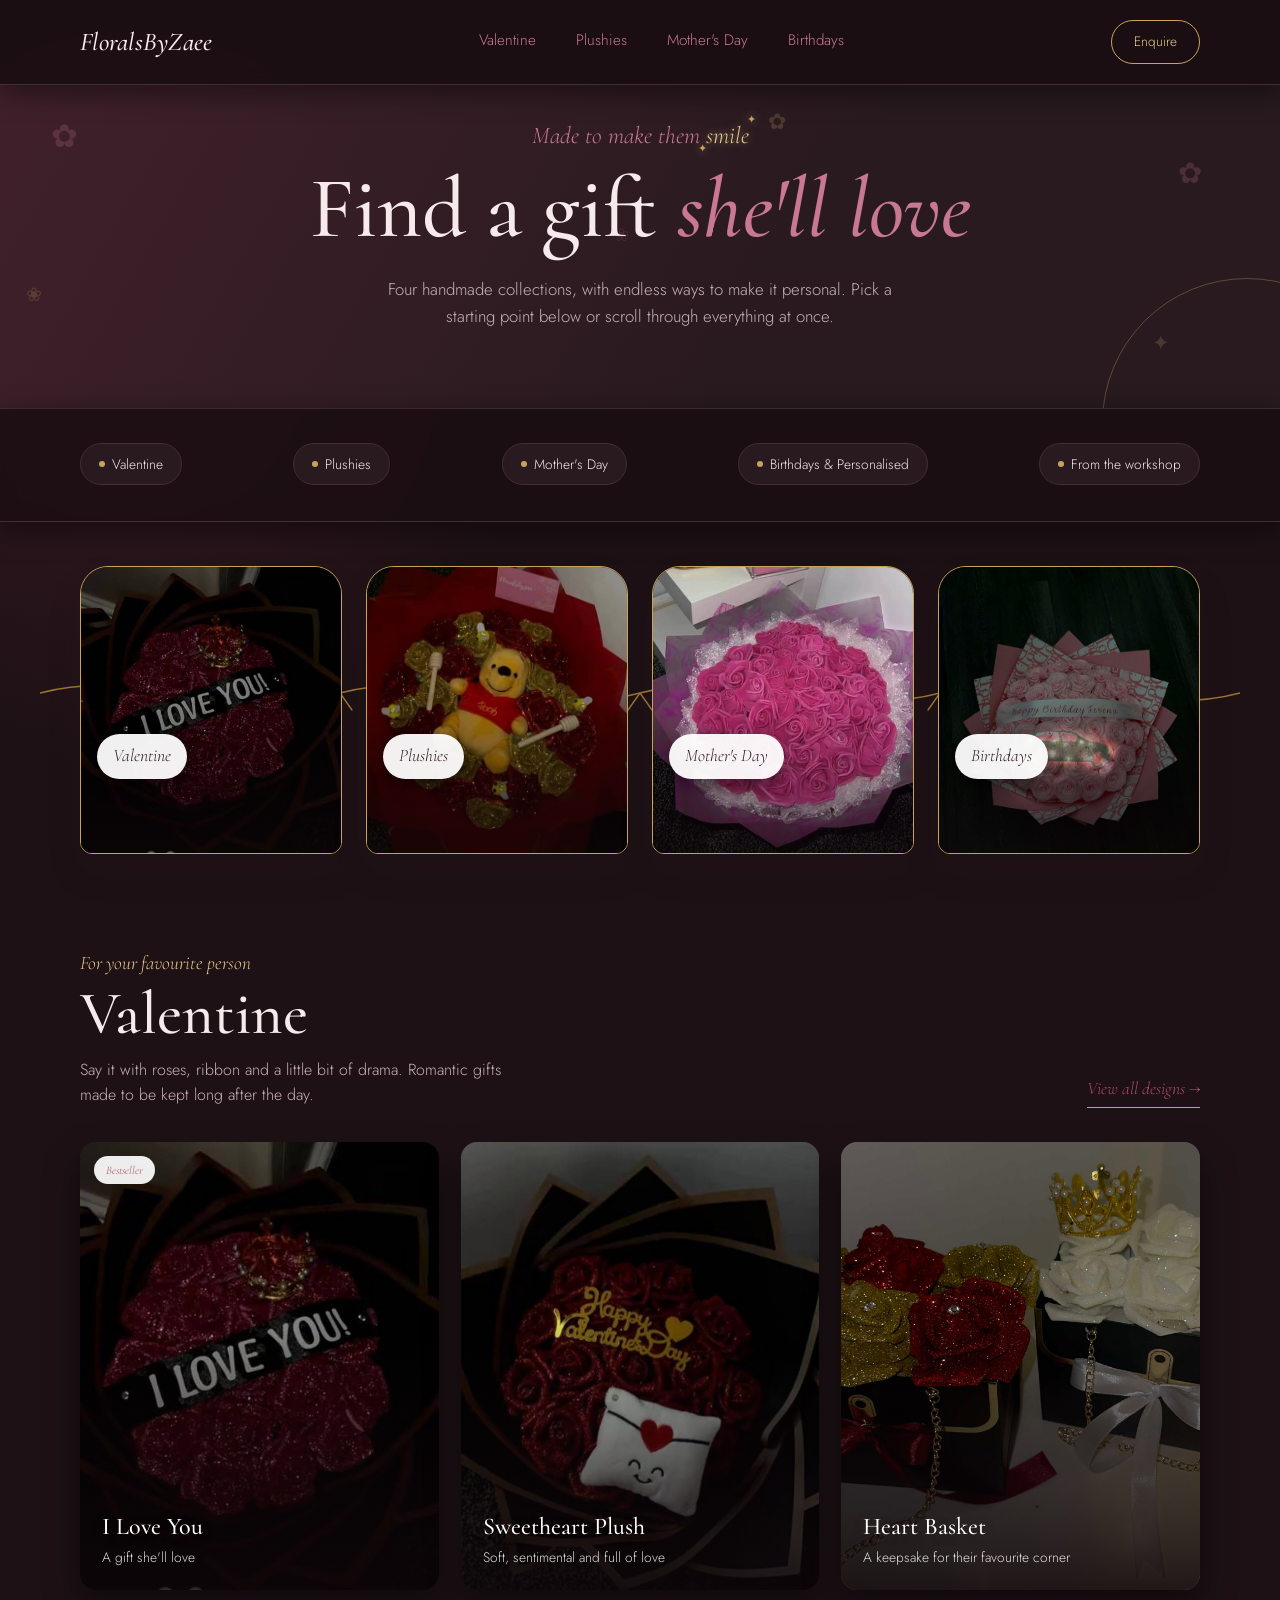
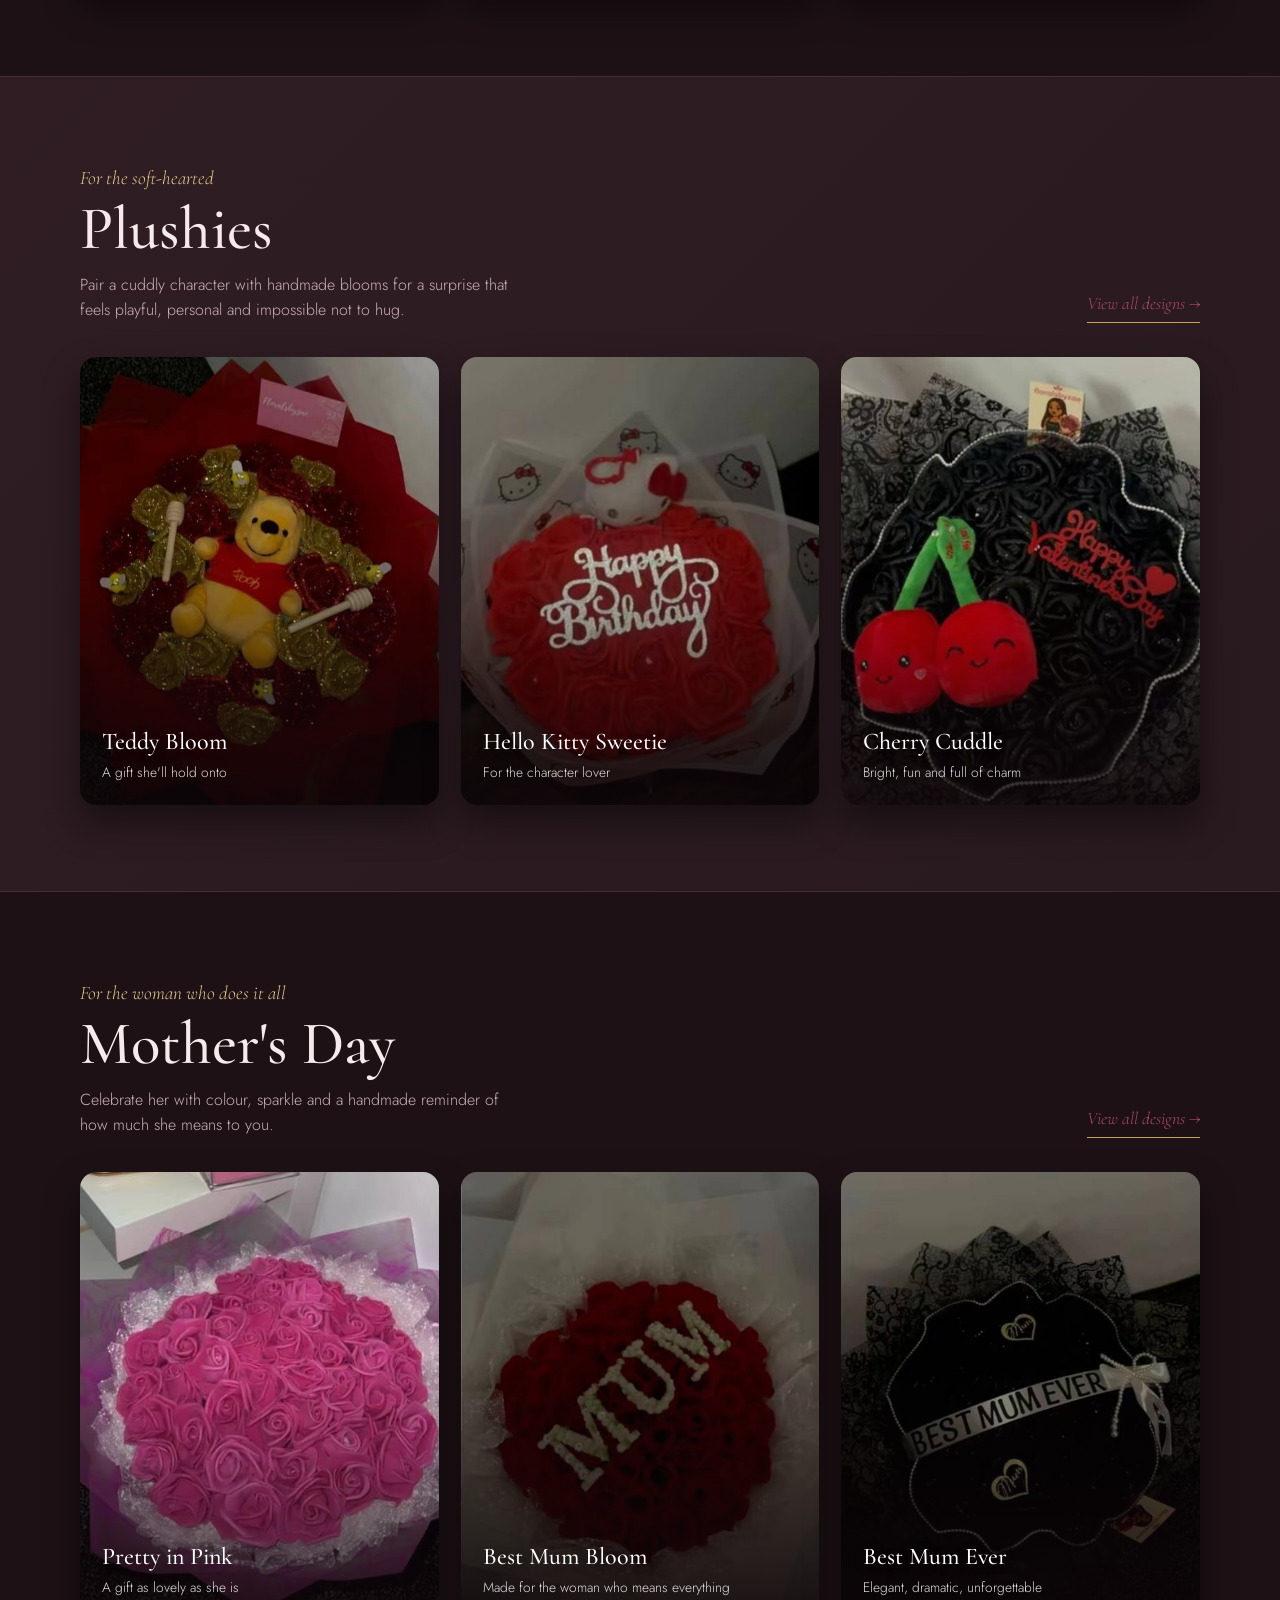
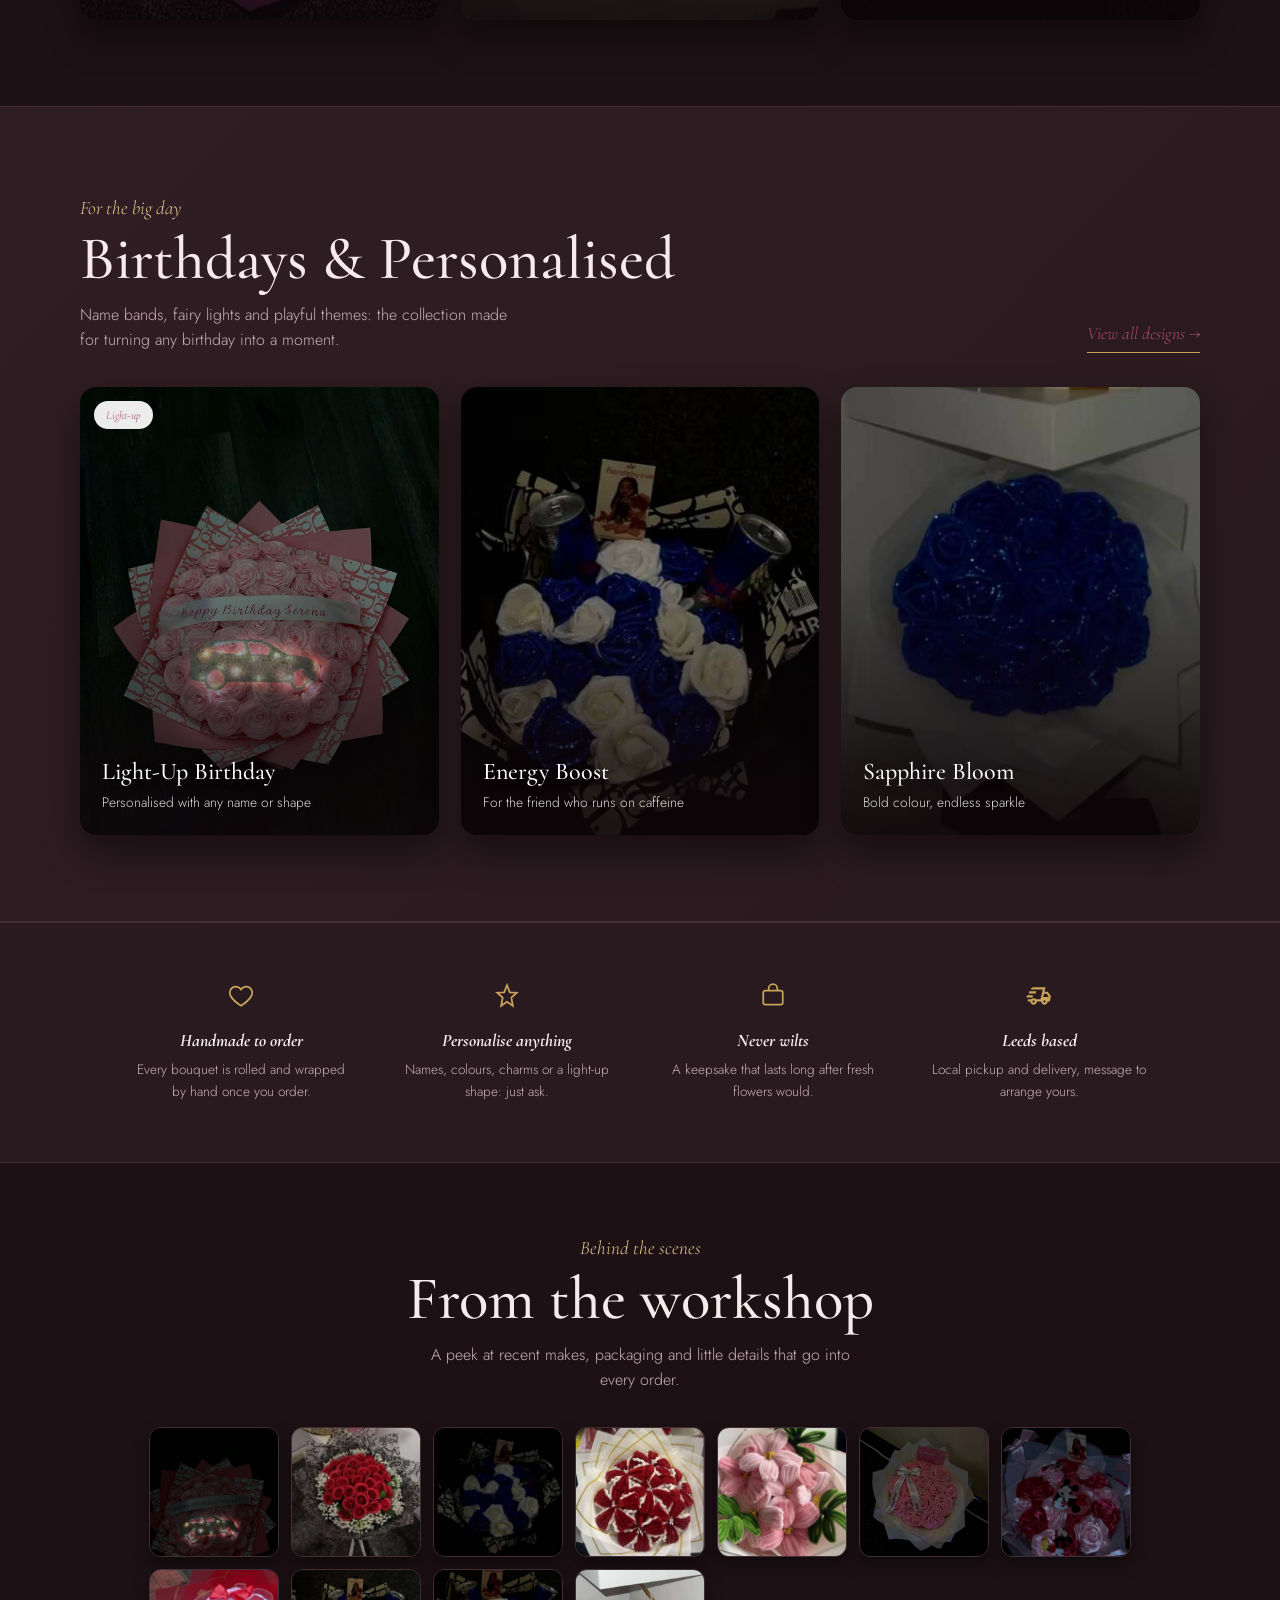
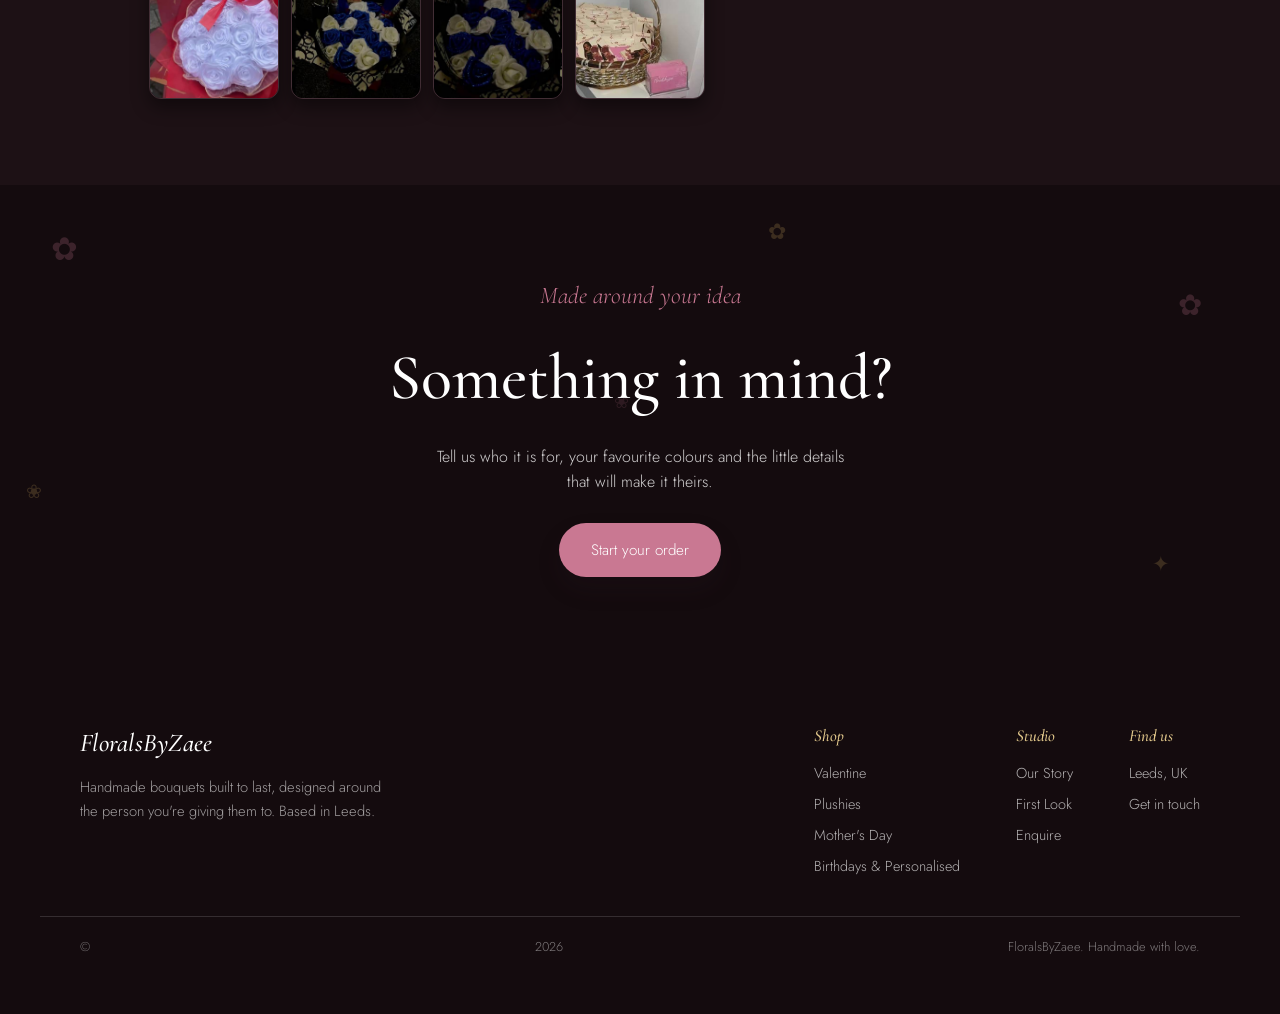
<file: collection.html>
<!DOCTYPE html>
<html lang="en" data-theme="dark">
<head>
	<meta charset="UTF-8">
	<meta name="viewport" content="width=device-width, initial-scale=1.0">
	<title>Collections | FloralsByZaee</title>
	<meta name="description" content="Browse handmade Valentine, plushie, Mother's Day and personalised birthday bouquets from FloralsByZaee, Leeds.">
	<link rel="stylesheet" href="style.css">
	<link rel="preconnect" href="https://fonts.googleapis.com">
	<link rel="preconnect" href="https://fonts.gstatic.com" crossorigin>
	<link href="https://fonts.googleapis.com/css2?family=Cormorant:ital,wght@0,400;0,500;1,400;1,500&family=Jost:wght@300;400;500&display=swap" rel="stylesheet">
</head>
<body class="collection-page">
	<nav>
		<div class="wrap">
			<a href="index.html" class="hero-title">FloralsByZaee</a>
			<div class="navlinks">
				<a href="#valentine">Valentine</a>
				<a href="#plushies">Plushies</a>
				<a href="#mothers-day">Mother's Day</a>
				<a href="#birthdays">Birthdays</a>
			</div>
			<div class="nav-right">
				<a href="contact.html" class="nav-cta">Enquire</a>
			</div>
		</div>
	</nav>

	<header class="collection-hero">
		<div class="petal-field" aria-hidden="true">
			<span class="petal">&#10047;</span>
			<span class="petal gold">&#10048;</span>
			<span class="petal">&#10047;</span>
			<span class="petal gold">&#10022;</span>
			<span class="petal">&#10048;</span>
			<span class="petal gold">&#10047;</span>
		</div>
		<div class="wrap">
			<span class="kicker">Made to make them <span class="sparkle-word">smile</span></span>
			<h1>Find a gift <em>she'll love</em></h1>
			<p>Four handmade collections, with endless ways to make it personal. Pick a starting point below or scroll through everything at once.</p>
		</div>
	</header>

	<nav class="quick-nav" aria-label="Jump to collection">
		<div class="wrap">
			<a class="chip" href="#valentine"><span class="dot"></span>Valentine</a>
			<a class="chip" href="#plushies"><span class="dot"></span>Plushies</a>
			<a class="chip" href="#mothers-day"><span class="dot"></span>Mother's Day</a>
			<a class="chip" href="#birthdays"><span class="dot"></span>Birthdays &amp; Personalised</a>
			<a class="chip" href="#gallery"><span class="dot"></span>From the workshop</a>
		</div>
	</nav>

	<section class="collection-jump" aria-label="Browse collections">
		<div class="wrap">
			<svg class="jump-vine" viewBox="0 0 1200 70" preserveAspectRatio="none" xmlns="http://www.w3.org/2000/svg" aria-hidden="true">
				<path d="M0,35 C100,8 200,62 300,35 C400,8 500,62 600,35 C700,8 800,62 900,35 C1000,8 1100,62 1200,35" />
				<g>
					<line x1="140" y1="20" x2="126" y2="6" />
					<line x1="140" y1="20" x2="152" y2="8" />
					<line x1="300" y1="35" x2="288" y2="52" />
					<line x1="300" y1="35" x2="312" y2="52" />
					<line x1="460" y1="20" x2="446" y2="6" />
					<line x1="460" y1="20" x2="472" y2="8" />
					<line x1="600" y1="35" x2="588" y2="52" />
					<line x1="600" y1="35" x2="612" y2="52" />
					<line x1="760" y1="20" x2="746" y2="6" />
					<line x1="760" y1="20" x2="772" y2="8" />
					<line x1="900" y1="35" x2="888" y2="52" />
					<line x1="900" y1="35" x2="912" y2="52" />
					<line x1="1060" y1="20" x2="1046" y2="6" />
					<line x1="1060" y1="20" x2="1072" y2="8" />
				</g>
			</svg>
			<a class="collection-jump-card jump-card-a" href="shopValentine.html">
				<img src="images/glitterRedILY_bl.jpg" alt="Valentine collection">
				<span class="jump-tag">Valentine</span>
			</a>
			<a class="collection-jump-card jump-card-b" href="shopPlushies.html">
				<img src="images/plushyBear_tl.jpg" alt="Plushies collection">
				<span class="jump-tag">Plushies</span>
			</a>
			<a class="collection-jump-card jump-card-c" href="shopMothersDay.html">
				<img src="images/artificialPink_tl.jpg" alt="Mother's Day collection">
				<span class="jump-tag">Mother's Day</span>
			</a>
			<a class="collection-jump-card jump-card-d" href="shopBirthdays.html">
				<img src="images/pinkBirthdayFlowersZaee.jpg" alt="Birthdays and personalised collection">
				<span class="jump-tag">Birthdays</span>
			</a>
		</div>
	</section>

	<main>
		<section class="collection-section" id="valentine">
			<div class="wrap">
				<div class="collection-section-heading">
					<div>
						<span class="eyebrow">For your favourite person</span>
						<h2>Valentine</h2>
						<p>Say it with roses, ribbon and a little bit of drama. Romantic gifts made to be kept long after the day.</p>
					</div>
					<a class="view-all-link" href="shopValentine.html">View all designs &rarr;</a>
				</div>
				<div class="product-grid">
					<article class="product-card">
						<span class="product-card-badge">Bestseller</span>
						<img src="images/glitterRedILY_bl.jpg" alt="Red glitter bouquet with an I love you message">
						<div class="product-card-body"><h3>I Love You</h3><span>A gift she'll love</span></div>
					</article>
					<article class="product-card">
						<img src="images/plushyValentine_tl.jpg" alt="Valentine plushie bouquet with red flowers">
						<div class="product-card-body"><h3>Sweetheart Plush</h3><span>Soft, sentimental and full of love</span></div>
					</article>
					<article class="product-card">
						<img src="images/heartbasket_tr.jpg" alt="Heart shaped basket filled with red flowers">
						<div class="product-card-body"><h3>Heart Basket</h3><span>A keepsake for their favourite corner</span></div>
					</article>
				</div>
			</div>
		</section>

		<section class="collection-section collection-section-alt" id="plushies">
			<div class="wrap">
				<div class="collection-section-heading">
					<div>
						<span class="eyebrow">For the soft-hearted</span>
						<h2>Plushies</h2>
						<p>Pair a cuddly character with handmade blooms for a surprise that feels playful, personal and impossible not to hug.</p>
					</div>
					<a class="view-all-link" href="shopPlushies.html">View all designs &rarr;</a>
				</div>
				<div class="product-grid">
					<article class="product-card">
						<img src="images/plushyBear_tl.jpg" alt="Bear plushie flower arrangement">
						<div class="product-card-body"><h3>Teddy Bloom</h3><span>A gift she'll hold onto</span></div>
					</article>
					<article class="product-card">
						<img src="images/plushyHelloKitty_tl.jpg" alt="Hello Kitty plushie flower arrangement">
						<div class="product-card-body"><h3>Hello Kitty Sweetie</h3><span>For the character lover</span></div>
					</article>
					<article class="product-card">
						<img src="images/plushyCherries_tl.jpg" alt="Cherry themed plushie flower arrangement">
						<div class="product-card-body"><h3>Cherry Cuddle</h3><span>Bright, fun and full of charm</span></div>
					</article>
				</div>
			</div>
		</section>

		<section class="collection-section" id="mothers-day">
			<div class="wrap">
				<div class="collection-section-heading">
					<div>
						<span class="eyebrow">For the woman who does it all</span>
						<h2>Mother's Day</h2>
						<p>Celebrate her with colour, sparkle and a handmade reminder of how much she means to you.</p>
					</div>
					<a class="view-all-link" href="shopMothersDay.html">View all designs &rarr;</a>
				</div>
				<div class="product-grid">
					<article class="product-card">
						<img src="images/artificialPink_tl.jpg" alt="Pink artificial flower bouquet">
						<div class="product-card-body"><h3>Pretty in Pink</h3><span>A gift as lovely as she is</span></div>
					</article>
					<article class="product-card">
						<img src="images/artificialRedMother_tl.jpg" alt="Red artificial Mother's Day bouquet spelling MUM">
						<div class="product-card-body"><h3>Best Mum Bloom</h3><span>Made for the woman who means everything</span></div>
					</article>
					<article class="product-card">
						<img src="images/artificialBlackMother_tl.jpg" alt="Black lace wrapped bouquet with a Best Mum Ever band">
						<div class="product-card-body"><h3>Best Mum Ever</h3><span>Elegant, dramatic, unforgettable</span></div>
					</article>
				</div>
			</div>
		</section>

		<section class="collection-section collection-section-alt" id="birthdays">
			<div class="wrap">
				<div class="collection-section-heading">
					<div>
						<span class="eyebrow">For the big day</span>
						<h2>Birthdays &amp; Personalised</h2>
						<p>Name bands, fairy lights and playful themes: the collection made for turning any birthday into a moment.</p>
					</div>
					<a class="view-all-link" href="shopBirthdays.html">View all designs &rarr;</a>
				</div>
				<div class="product-grid">
					<article class="product-card">
						<span class="product-card-badge">Light-up</span>
						<img src="images/pinkBirthdayFlowersZaee.jpg" alt="Pink light-up birthday bouquet with a car silhouette">
						<div class="product-card-body"><h3>Light-Up Birthday</h3><span>Personalised with any name or shape</span></div>
					</article>
					<article class="product-card">
						<img src="images/redbull_bl.jpg" alt="Blue and white glitter bouquet with Red Bull cans tucked in">
						<div class="product-card-body"><h3>Energy Boost</h3><span>For the friend who runs on caffeine</span></div>
					</article>
					<article class="product-card">
						<img src="images/glitterBlue_bl.jpg" alt="Deep blue glitter rose bouquet">
						<div class="product-card-body"><h3>Sapphire Bloom</h3><span>Bold colour, endless sparkle</span></div>
					</article>
				</div>
			</div>
		</section>

		<section class="ribbon-section">
			<div class="wrap">
				<div class="ribbon-row">
					<div class="ribbon-item">
						<svg viewBox="0 0 24 24" fill="none" stroke="currentColor" stroke-width="1.6"><path d="M12 21s-7-4.4-9.5-9A5.5 5.5 0 0 1 12 6a5.5 5.5 0 0 1 9.5 6c-2.5 4.6-9.5 9-9.5 9z"/></svg>
						<h4>Handmade to order</h4>
						<p>Every bouquet is rolled and wrapped by hand once you order.</p>
					</div>
					<div class="ribbon-item">
						<svg viewBox="0 0 24 24" fill="none" stroke="currentColor" stroke-width="1.6"><path d="M12 2l2.6 6.6L21 9l-5 4.4L17.4 21 12 17.3 6.6 21 8 13.4 3 9l6.4-.4z"/></svg>
						<h4>Personalise anything</h4>
						<p>Names, colours, charms or a light-up shape: just ask.</p>
					</div>
					<div class="ribbon-item">
						<svg viewBox="0 0 24 24" fill="none" stroke="currentColor" stroke-width="1.6"><rect x="3" y="7" width="18" height="13" rx="2"/><path d="M8 7V5a4 4 0 0 1 8 0v2"/></svg>
						<h4>Never wilts</h4>
						<p>A keepsake that lasts long after fresh flowers would.</p>
					</div>
					<div class="ribbon-item">
						<svg viewBox="0 -960 960 960" fill="currentColor"><path d="M195-195q-35-35-35-85H60l18-80h113q17-19 40-29.5t49-10.5q26 0 49 10.5t40 29.5h167l84-360H182l4-17q6-28 27.5-45.5T264-800h456l-37 160h117l120 160-40 200h-80q0 50-35 85t-85 35q-50 0-85-35t-35-85H400q0 50-35 85t-85 35q-50 0-85-35Zm442-245h193l4-21-74-99h-95l-28 120Zm-19-273 2-7-84 360 2-7 34-146 46-200ZM20-427l20-80h220l-20 80H20Zm80-146 20-80h260l-20 80H100Zm180 333q17 0 28.5-11.5T320-280q0-17-11.5-28.5T280-320q-17 0-28.5 11.5T240-280q0 17 11.5 28.5T280-240Zm400 0q17 0 28.5-11.5T720-280q0-17-11.5-28.5T680-320q-17 0-28.5 11.5T640-280q0 17 11.5 28.5T680-240Z"/></svg>
						<h4>Leeds based</h4>
						<p>Local pickup and delivery, message to arrange yours.</p>
					</div>
				</div>
			</div>
		</section>

		<section class="gallery-section" id="gallery">
			<div class="wrap">
				<div class="section-heading">
					<span class="eyebrow">Behind the scenes</span>
					<h2>From the workshop</h2>
					<p>A peek at recent makes, packaging and little details that go into every order.</p>
				</div>
				<div class="gallery-strip">
					<a href="shopBirthdays.html"><img src="images/pinkBirthdayFlowersDarkZaee.jpg" alt="Light-up birthday bouquet detail"></a>
					<a href="shopValentine.html"><img src="images/artificialRed_tl.jpg" alt="Red rose bouquet wrapped in black lace"></a>
					<a href="shopBirthdays.html"><img src="images/redbull_bl_1_.jpg" alt="Close up of blue and white bouquet with Red Bull cans"></a>
					<a href="shopValentine.html"><img src="images/fuzzywireRed_br.jpg" alt="Red fuzzy wire flower bouquet"></a>
					<a href="shopMothersDay.html"><img src="images/fuzzywireTopPink_br.jpg" alt="Pink fuzzy wire flower bouquet"></a>
					<a href="shopBirthdays.html"><img src="images/glitterPink_bl.jpg" alt="Pink glitter rose bouquet"></a>
					<a href="shopValentine.html"><img src="images/ribbonMickey_tr.jpg" alt="Mickey and Minnie themed rose bouquet"></a>
					<a href="shopBirthdays.html"><img src="images/ribbonWhite_tr.jpg" alt="White rose bouquet with a red ribbon bow"></a>
					<a href="shopBirthdays.html"><img src="images/redbull_bl_2_.jpg" alt="Energy Boost bouquet, alternate angle"></a>
					<a href="shopBirthdays.html"><img src="images/redbull_bl_3_.jpg" alt="Energy Boost bouquet, close detail"></a>
					<a href="#enquire"><img src="images/artificialBasket_tl.jpg" alt="Basket of FloralsByZaee gift cards ready to include with an order"></a>
				</div>
			</div>
		</section>
	</main>

	<section class="collection-enquire" id="enquire">
		<div class="petal-field" aria-hidden="true">
			<span class="petal">&#10047;</span>
			<span class="petal gold">&#10048;</span>
			<span class="petal">&#10047;</span>
			<span class="petal gold">&#10022;</span>
			<span class="petal">&#10048;</span>
			<span class="petal gold">&#10047;</span>
		</div>
		<div class="wrap">
			<span class="kicker">Made around your idea</span>
			<h2>Something in mind?</h2>
			<p>Tell us who it is for, your favourite colours and the little details that will make it theirs.</p>
			<a href="contact.html" class="btn-primary">Start your order</a>
		</div>
	</section>

	<footer class="site-footer">
		<div class="wrap">
			<div class="footer-brand">
				<a href="index.html" class="hero-title">FloralsByZaee</a>
				<p>Handmade bouquets built to last, designed around the person you're giving them to. Based in Leeds.</p>
			</div>
			<div class="footer-cols">
				<div class="footer-col">
					<h4>Shop</h4>
					<a href="shopValentine.html">Valentine</a>
					<a href="shopPlushies.html">Plushies</a>
					<a href="shopMothersDay.html">Mother's Day</a>
					<a href="shopBirthdays.html">Birthdays &amp; Personalised</a>
				</div>
				<div class="footer-col">
					<h4>Studio</h4>
					<a href="index.html#about">Our Story</a>
					<a href="index.html#peek">First Look</a>
					<a href="contact.html">Enquire</a>
				</div>
				<div class="footer-col">
					<h4>Find us</h4>
					<span>Leeds, UK</span>
					<a href="contact.html">Get in touch</a>
				</div>
			</div>
		</div>
		<div class="wrap footer-bottom">&copy; <span class="year"></span> FloralsByZaee. Handmade with love.</div>
	</footer>

<script src="site.js" defer></script>
</body>
</html>
</file>
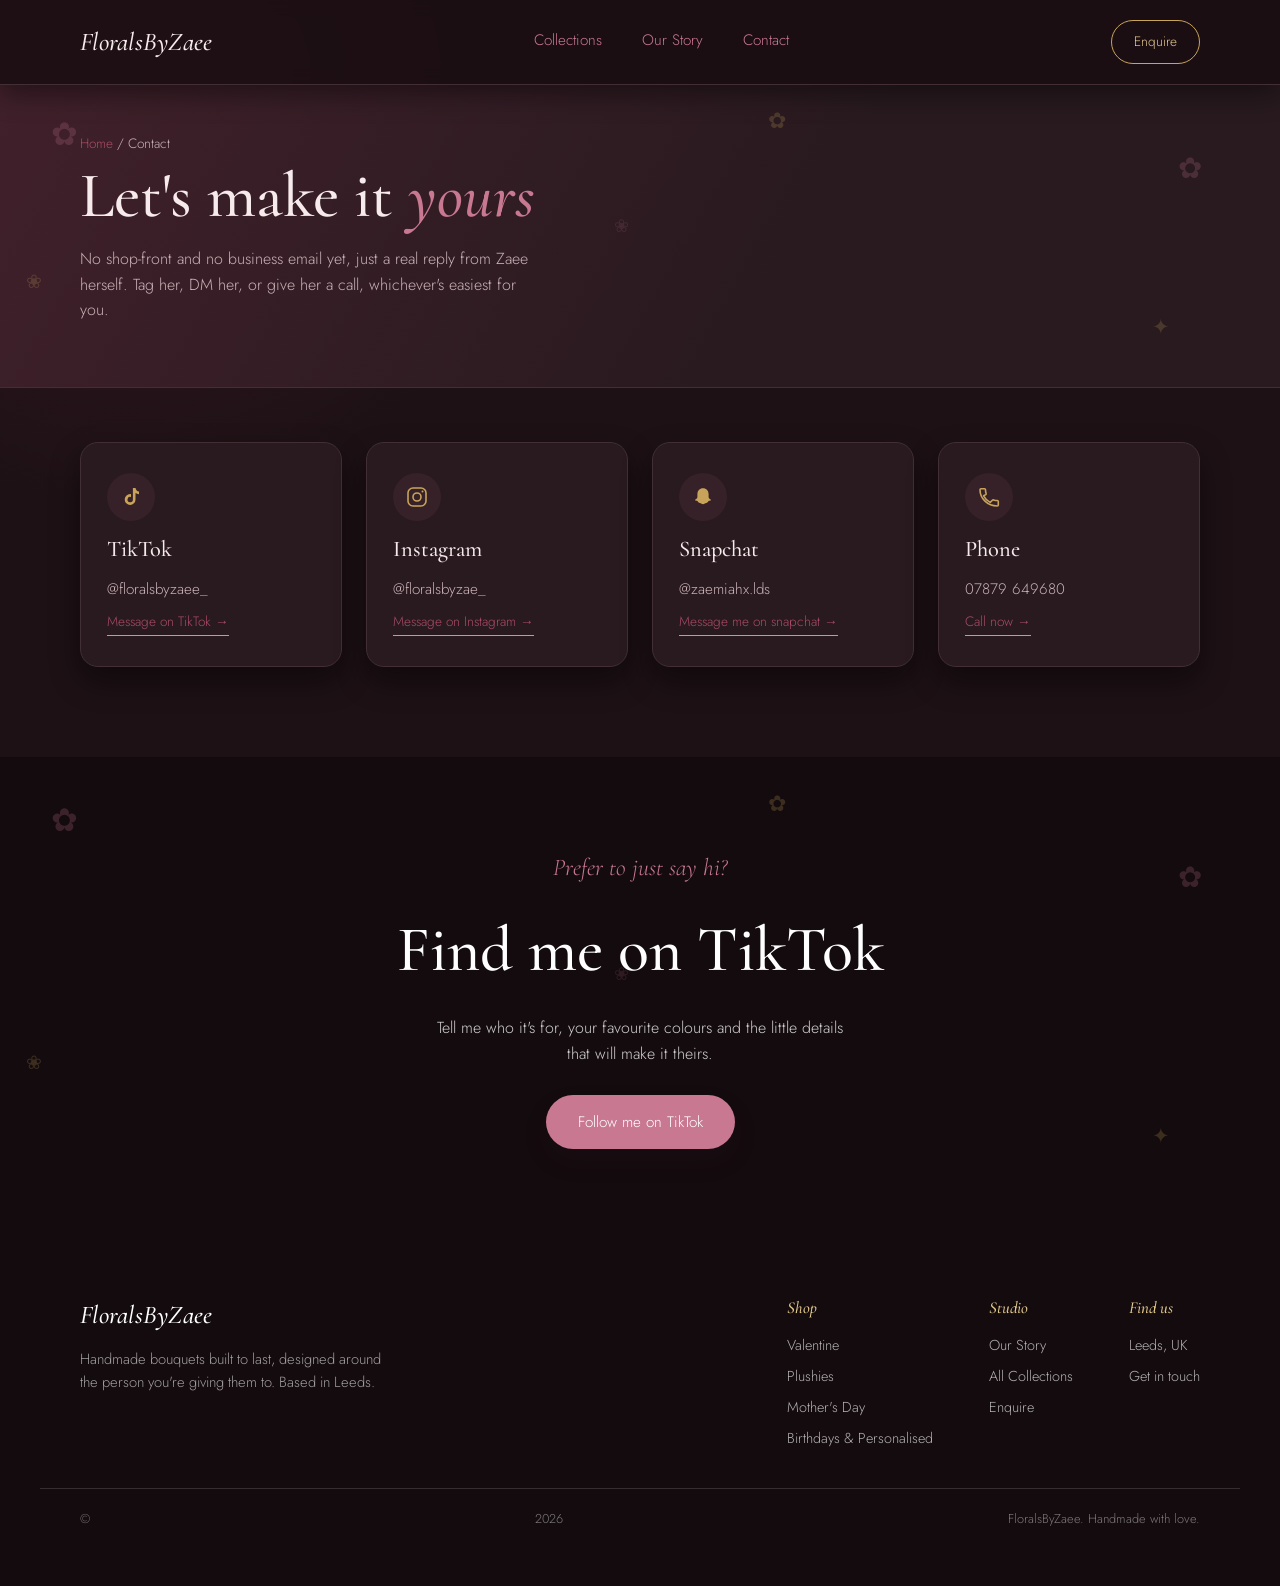
<file: contact.html>
<!DOCTYPE html>
<html lang="en" data-theme="dark">
<head>
	<meta charset="UTF-8">
	<meta name="viewport" content="width=device-width, initial-scale=1.0">
	<title>Contact | FloralsByZaee</title>
	<meta name="description" content="Get in touch with FloralsByZaee on TikTok, Instagram, or by phone to order a handmade bouquet.">
	<link rel="stylesheet" href="style.css">
	<link rel="preconnect" href="https://fonts.googleapis.com">
	<link rel="preconnect" href="https://fonts.gstatic.com" crossorigin>
	<link href="https://fonts.googleapis.com/css2?family=Cormorant:ital,wght@0,400;0,500;1,400;1,500&family=Jost:wght@300;400;500&display=swap" rel="stylesheet">
</head>
<body class="collection-page">
	<nav>
		<div class="wrap">
			<a href="index.html" class="hero-title">FloralsByZaee</a>
			<div class="navlinks">
				<a href="collection.html">Collections</a>
				<a href="index.html#about">Our Story</a>
				<a href="contact.html">Contact</a>
			</div>
			<div class="nav-right">
				<a href="contact.html" class="nav-cta">Enquire</a>
			</div>
		</div>
	</nav>

	<header class="shop-hero">
		<div class="petal-field" aria-hidden="true">
			<span class="petal">&#10047;</span>
			<span class="petal gold">&#10048;</span>
			<span class="petal">&#10047;</span>
			<span class="petal gold">&#10022;</span>
			<span class="petal">&#10048;</span>
			<span class="petal gold">&#10047;</span>
		</div>
		<div class="wrap">
			<p class="breadcrumb"><a href="index.html">Home</a> / Contact</p>
			<div class="contact-intro">
				<h1>Let's make it <em>yours</em></h1>
				<p>No shop-front and no business email yet, just a real reply from Zaee herself. Tag her, DM her, or give her a call, whichever's easiest for you.</p>
			</div>
		</div>
	</header>

	<section class="shop-grid-section">
		<div class="wrap">
			<div class="contact-methods">
				<a class="contact-method" href="https://www.tiktok.com/@floralsbyzaee_?is_from_webapp=1&amp;sender_device=pc" target="_blank" rel="noopener">
					<span class="contact-method-icon">
						<svg viewBox="0 0 24 24" fill="currentColor"><path d="M16.5 3c.3 1.9 1.6 3.3 3.5 3.6v2.6c-1.3 0-2.5-.4-3.5-1.1v6.4a5.4 5.4 0 1 1-5.4-5.4c.3 0 .6 0 .9.1v2.7a2.7 2.7 0 1 0 1.9 2.6V3h2.6Z"/></svg>
					</span>
					<h3>TikTok</h3>
					<p>@floralsbyzaee_</p>
					<span class="contact-method-cta">Message on TikTok &rarr;</span>
				</a>

				<a class="contact-method" href="https://www.instagram.com/floralsbyzae_?igsi=dGk1eHV0cjJvczJt">
					<span class="contact-method-icon">
						<svg viewBox="0 0 24 24" fill="none" stroke="currentColor" stroke-width="1.6"><rect x="3" y="3" width="18" height="18" rx="5"/><circle cx="12" cy="12" r="4"/><circle cx="17.5" cy="6.5" r="1" fill="currentColor" stroke="none"/></svg>
					</span>
					<h3>Instagram</h3>
					<p>@floralsbyzae_</p>
					<span class="contact-method-cta">Message on Instagram &rarr;</span>
				</a>

				<a class="contact-method" href="https://www.snapchat.com/add/zaemiahx.lds?share_id=pwMApPrsMJc&locale=en-US-u-mu-celsius">
					<span class="contact-method-icon">
						<svg viewBox="0 0 24 24" fill="currentColor" aria-hidden="true"><path d="M12 3.2c-3.4 0-5.6 2.4-5.6 5.9v3c0 .7-.3 1.3-.9 1.7l-1.1.6c-.5.3-.4 1 .2 1.2l2 .5c.2 1 .9 1.7 2 1.8.8.1 1.5.4 2 .9.4.3.8.5 1.4.5s1-.2 1.4-.5c.5-.5 1.2-.8 2-.9 1.1-.1 1.8-.8 2-1.8l2-.5c.6-.2.7-.9.2-1.2l-1.1-.6c-.6-.4-.9-1-.9-1.7v-3c0-3.5-2.2-5.9-5.6-5.9Z"/></svg>
					</span>
					<h3>Snapchat</h3>
					<p>@zaemiahx.lds</p>
					<span class="contact-method-cta">Message me on snapchat &rarr;</span>
				</a>

				<a class="contact-method" href="tel:+447879649680">
					<span class="contact-method-icon">
						<svg viewBox="0 0 24 24" fill="none" stroke="currentColor" stroke-width="1.6" stroke-linecap="round" stroke-linejoin="round"><path d="M6.6 10.8c1.4 2.8 3.8 5.2 6.6 6.6l2.2-2.2c.3-.3.7-.4 1.1-.3 1.2.4 2.5.6 3.8.6.6 0 1 .4 1 1V20c0 .6-.4 1-1 1C10.5 21 3 13.5 3 4.7c0-.6.4-1 1-1h3.5c.6 0 1 .4 1 1 0 1.3.2 2.6.6 3.8.1.4 0 .8-.3 1.1L6.6 10.8Z"/></svg>
					</span>
					<h3>Phone</h3>
					<p>07879 649680</p>
					<span class="contact-method-cta">Call now &rarr;</span>
				</a>
			</div>
		</div>
	</section>

	<section class="collection-enquire" id="enquire">
		<div class="petal-field" aria-hidden="true">
			<span class="petal">&#10047;</span>
			<span class="petal gold">&#10048;</span>
			<span class="petal">&#10047;</span>
			<span class="petal gold">&#10022;</span>
			<span class="petal">&#10048;</span>
			<span class="petal gold">&#10047;</span>
		</div>
		<div class="wrap">
			<span class="kicker">Prefer to just say hi?</span>
			<h2>Find me on TikTok</h2>
			<p>Tell me who it's for, your favourite colours and the little details that will make it theirs.</p>
			<a href="https://www.tiktok.com/@floralsbyzaee_?is_from_webapp=1&amp;sender_device=pc" class="btn-primary" target="_blank" rel="noopener">Follow me on TikTok</a>
		</div>
	</section>

	<footer class="site-footer">
		<div class="wrap">
			<div class="footer-brand">
				<a href="index.html" class="hero-title">FloralsByZaee</a>
				<p>Handmade bouquets built to last, designed around the person you're giving them to. Based in Leeds.</p>
			</div>
			<div class="footer-cols">
				<div class="footer-col">
					<h4>Shop</h4>
					<a href="shopValentine.html">Valentine</a>
					<a href="shopPlushies.html">Plushies</a>
					<a href="shopMothersDay.html">Mother's Day</a>
					<a href="shopBirthdays.html">Birthdays &amp; Personalised</a>
				</div>
				<div class="footer-col">
					<h4>Studio</h4>
					<a href="index.html#about">Our Story</a>
					<a href="collection.html">All Collections</a>
					<a href="contact.html">Enquire</a>
				</div>
				<div class="footer-col">
					<h4>Find us</h4>
					<span>Leeds, UK</span>
					<a href="contact.html">Get in touch</a>
				</div>
			</div>
		</div>
		<div class="wrap footer-bottom">&copy; <span class="year"></span> FloralsByZaee. Handmade with love.</div>
	</footer>

<script src="site.js" defer></script>
</body>
</html>
</file>
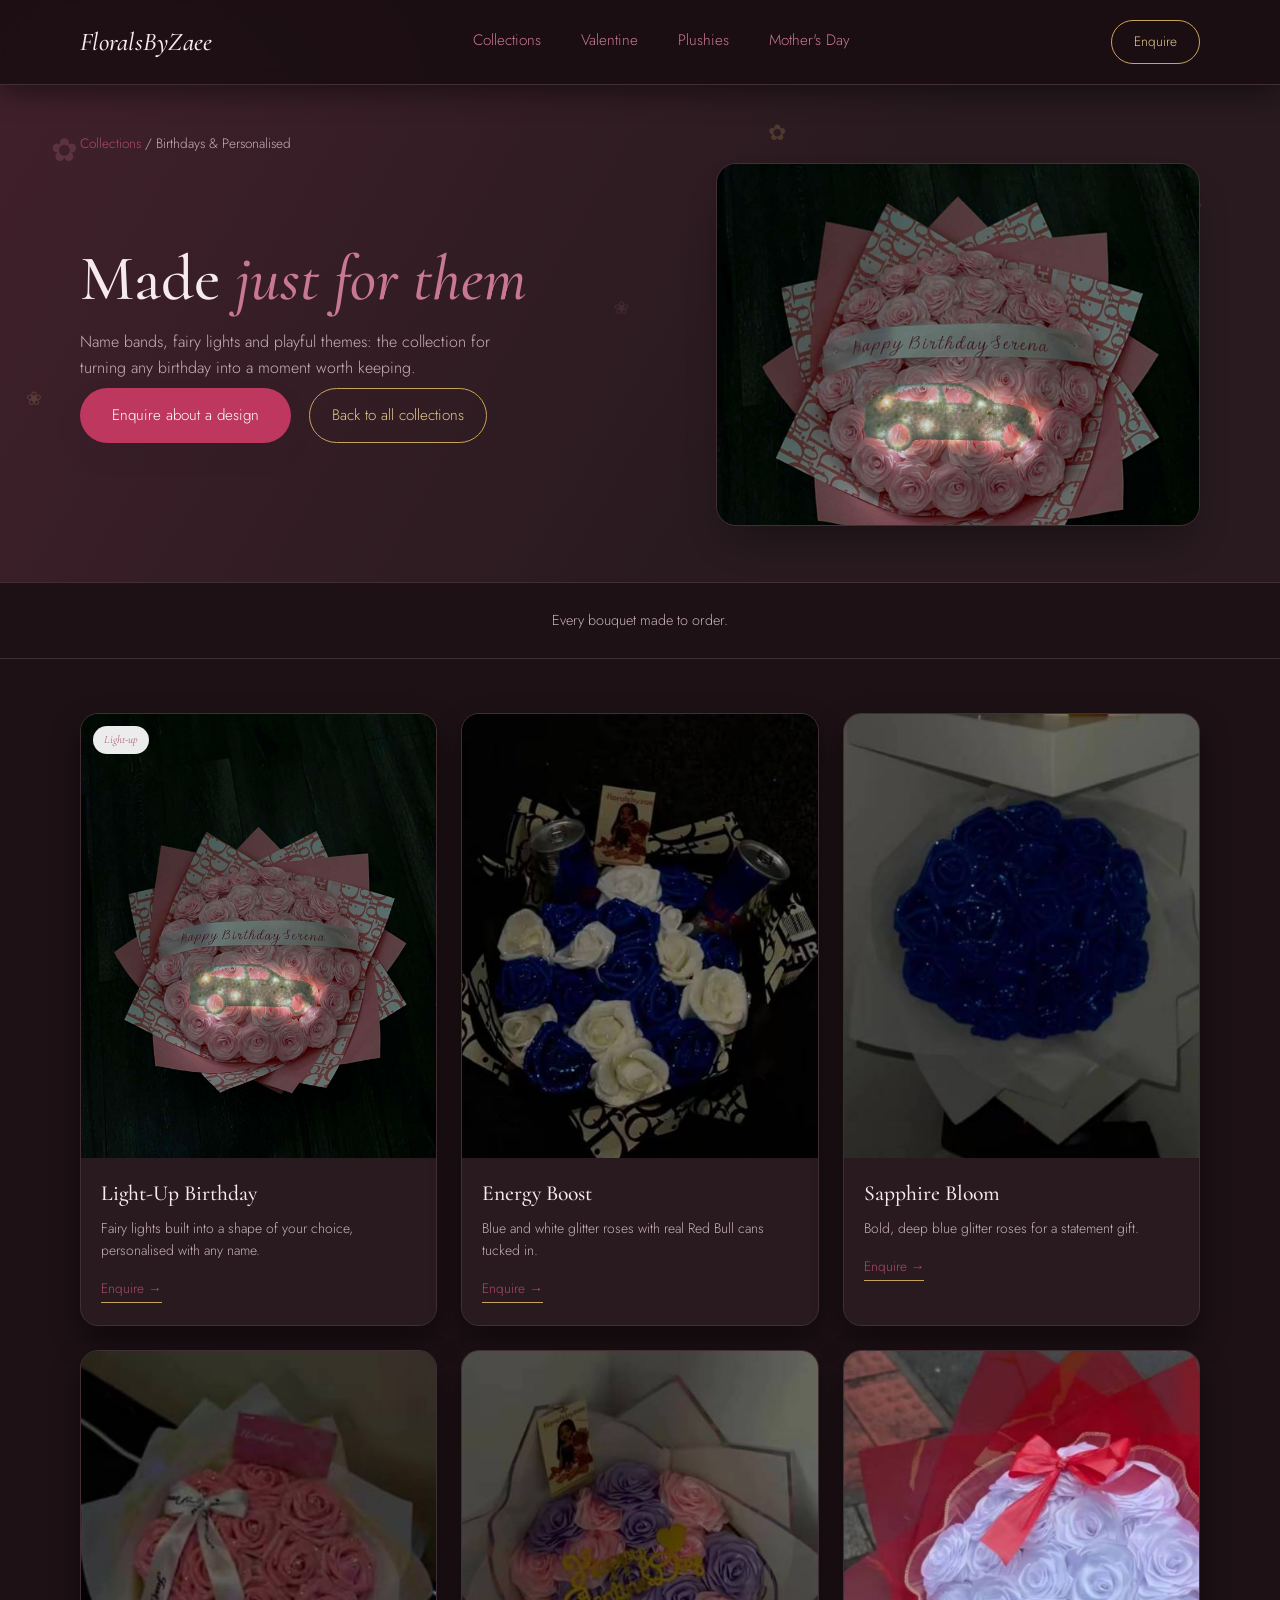
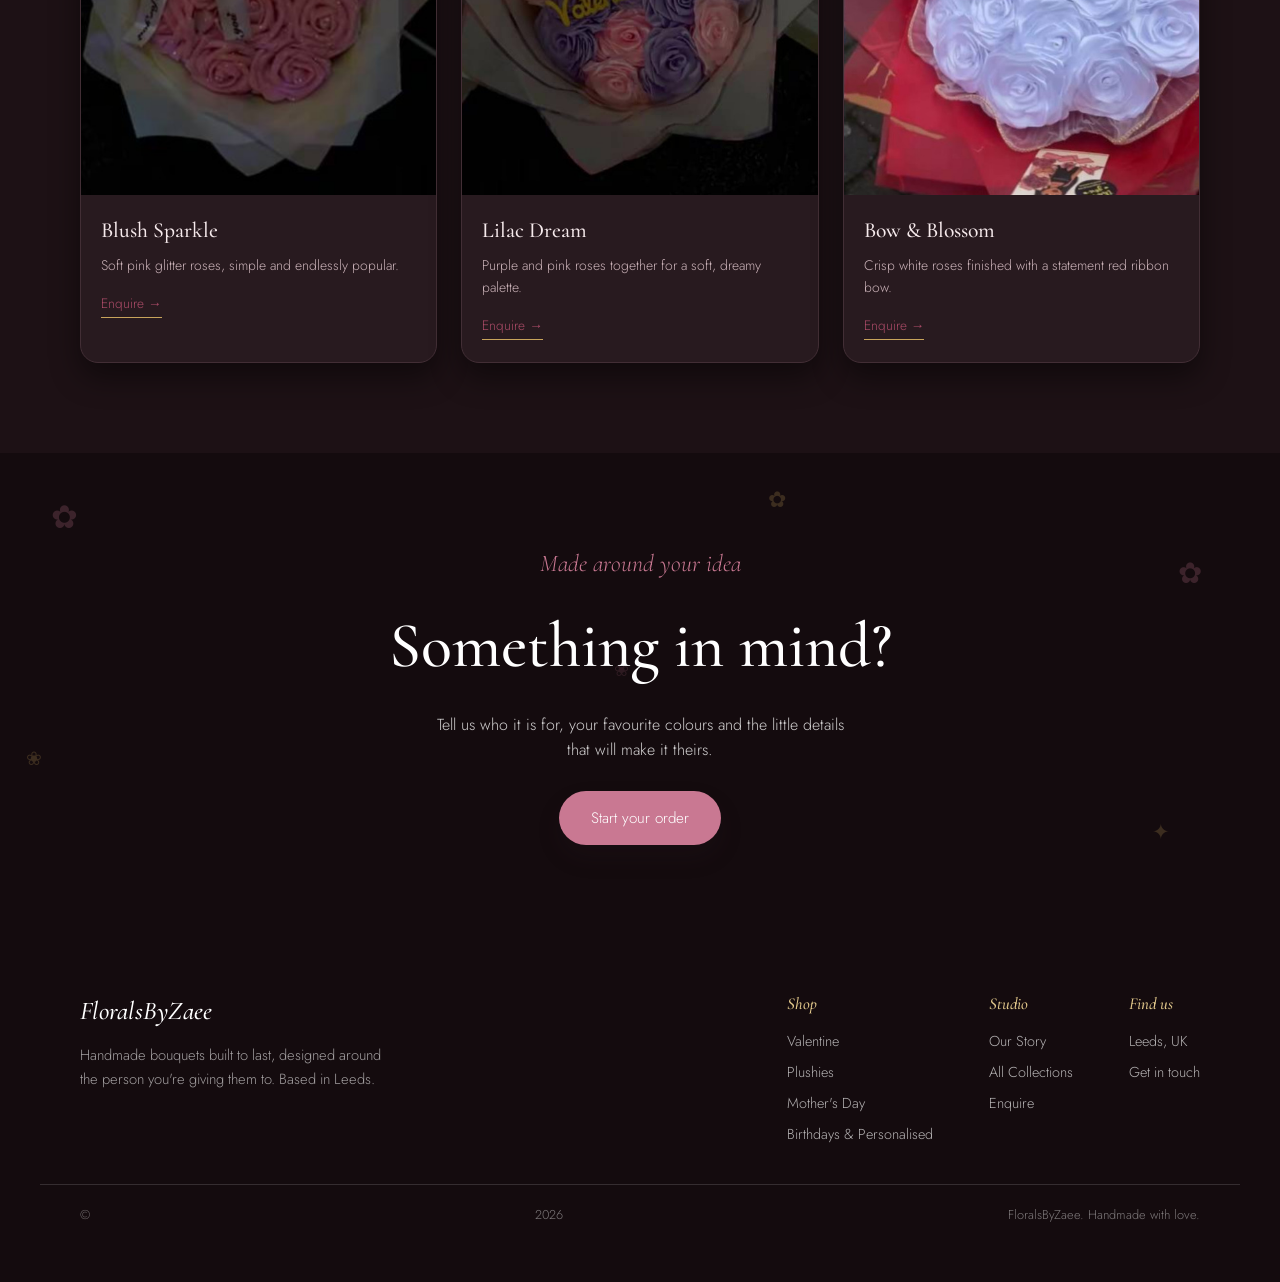
<file: shopBirthdays.html>
<!DOCTYPE html>
<html lang="en" data-theme="dark">
<head>
	<meta charset="UTF-8">
	<meta name="viewport" content="width=device-width, initial-scale=1.0">
	<title>Birthdays &amp; Personalised Collection | FloralsByZaee</title>
	<meta name="description" content="Personalised and light-up bouquets from FloralsByZaee, with name bands, novelty extras and bold colour combinations.">
	<link rel="stylesheet" href="style.css">
	<link rel="preconnect" href="https://fonts.googleapis.com">
	<link rel="preconnect" href="https://fonts.gstatic.com" crossorigin>
	<link href="https://fonts.googleapis.com/css2?family=Cormorant:ital,wght@0,400;0,500;1,400;1,500&family=Jost:wght@300;400;500&display=swap" rel="stylesheet">
</head>
<body class="collection-page">
	<nav>
		<div class="wrap">
			<a href="index.html" class="hero-title">FloralsByZaee</a>
			<div class="navlinks">
				<a href="collection.html">Collections</a>
				<a href="shopValentine.html">Valentine</a>
				<a href="shopPlushies.html">Plushies</a>
				<a href="shopMothersDay.html">Mother's Day</a>
			</div>
			<div class="nav-right">
				<a href="contact.html" class="nav-cta">Enquire</a>
			</div>
		</div>
	</nav>

	<header class="shop-hero">
		<div class="petal-field" aria-hidden="true">
			<span class="petal">&#10047;</span>
			<span class="petal gold">&#10048;</span>
			<span class="petal">&#10047;</span>
			<span class="petal gold">&#10022;</span>
			<span class="petal">&#10048;</span>
			<span class="petal gold">&#10047;</span>
		</div>
		<div class="wrap">
			<p class="breadcrumb"><a href="collection.html">Collections</a> / Birthdays &amp; Personalised</p>
			<div class="shop-hero-grid">
				<div>
					<h1>Made <em>just for them</em></h1>
					<p>Name bands, fairy lights and playful themes: the collection for turning any birthday into a moment worth keeping.</p>
					<div class="btnrow">
						<a href="#enquire" class="btn-primary">Enquire about a design</a>
						<a href="collection.html" class="btn-ghost">Back to all collections</a>
					</div>
				</div>
				<div class="shop-hero-art">
					<img src="images/pinkBirthdayFlowersZaee.jpg" alt="Pink light-up birthday bouquet with a car silhouette">
				</div>
			</div>
		</div>
	</header>

	<div class="shop-toolbar">
		<div class="wrap" style="display:flex;justify-content:space-between;align-items:center;flex-wrap:wrap;gap:16px;">
			<span class="count">Every bouquet made to order.</span>
		</div>
	</div>

	<section class="shop-grid-section">
		<div class="wrap">
			<div class="shop-grid">
				<article class="shop-card">
					<div class="shop-card-media"><span class="shop-card-tag">Light-up</span><img src="images/pinkBirthdayFlowersZaee.jpg" alt="Pink light-up birthday bouquet with a car silhouette"></div>
					<div class="shop-card-body"><h3>Light-Up Birthday</h3><p>Fairy lights built into a shape of your choice, personalised with any name.</p><a class="shop-card-cta" href="#enquire">Enquire &rarr;</a></div>
				</article>
				<article class="shop-card">
					<div class="shop-card-media"><img src="images/redbull_bl.jpg" alt="Blue and white glitter bouquet with Red Bull cans tucked in"></div>
					<div class="shop-card-body"><h3>Energy Boost</h3><p>Blue and white glitter roses with real Red Bull cans tucked in.</p><a class="shop-card-cta" href="#enquire">Enquire &rarr;</a></div>
				</article>
				<article class="shop-card">
					<div class="shop-card-media"><img src="images/glitterBlue_bl.jpg" alt="Deep blue glitter rose bouquet"></div>
					<div class="shop-card-body"><h3>Sapphire Bloom</h3><p>Bold, deep blue glitter roses for a statement gift.</p><a class="shop-card-cta" href="#enquire">Enquire &rarr;</a></div>
				</article>
				<article class="shop-card">
					<div class="shop-card-media"><img src="images/glitterPink_bl.jpg" alt="Pink glitter rose bouquet"></div>
					<div class="shop-card-body"><h3>Blush Sparkle</h3><p>Soft pink glitter roses, simple and endlessly popular.</p><a class="shop-card-cta" href="#enquire">Enquire &rarr;</a></div>
				</article>
				<article class="shop-card">
					<div class="shop-card-media"><img src="images/ribbonPurple_tr.jpg" alt="Purple and pink rose bouquet"></div>
					<div class="shop-card-body"><h3>Lilac Dream</h3><p>Purple and pink roses together for a soft, dreamy palette.</p><a class="shop-card-cta" href="#enquire">Enquire &rarr;</a></div>
				</article>
				<article class="shop-card">
					<div class="shop-card-media"><img src="images/ribbonWhite_tr.jpg" alt="White rose bouquet with a red ribbon bow"></div>
					<div class="shop-card-body"><h3>Bow &amp; Blossom</h3><p>Crisp white roses finished with a statement red ribbon bow.</p><a class="shop-card-cta" href="#enquire">Enquire &rarr;</a></div>
				</article>
			</div>
		</div>
	</section>

	<section class="collection-enquire" id="enquire">
		<div class="petal-field" aria-hidden="true">
			<span class="petal">&#10047;</span>
			<span class="petal gold">&#10048;</span>
			<span class="petal">&#10047;</span>
			<span class="petal gold">&#10022;</span>
			<span class="petal">&#10048;</span>
			<span class="petal gold">&#10047;</span>
		</div>
		<div class="wrap">
			<span class="kicker">Made around your idea</span>
			<h2>Something in mind?</h2>
			<p>Tell us who it is for, your favourite colours and the little details that will make it theirs.</p>
			<a href="contact.html" class="btn-primary">Start your order</a>
		</div>
	</section>

	<footer class="site-footer">
		<div class="wrap">
			<div class="footer-brand">
				<a href="index.html" class="hero-title">FloralsByZaee</a>
				<p>Handmade bouquets built to last, designed around the person you're giving them to. Based in Leeds.</p>
			</div>
			<div class="footer-cols">
				<div class="footer-col">
					<h4>Shop</h4>
					<a href="shopValentine.html">Valentine</a>
					<a href="shopPlushies.html">Plushies</a>
					<a href="shopMothersDay.html">Mother's Day</a>
					<a href="shopBirthdays.html">Birthdays &amp; Personalised</a>
				</div>
				<div class="footer-col">
					<h4>Studio</h4>
					<a href="index.html#about">Our Story</a>
					<a href="collection.html">All Collections</a>
					<a href="contact.html">Enquire</a>
				</div>
				<div class="footer-col">
					<h4>Find us</h4>
					<span>Leeds, UK</span>
					<a href="contact.html">Get in touch</a>
				</div>
			</div>
		</div>
		<div class="wrap footer-bottom">&copy; <span class="year"></span> FloralsByZaee. Handmade with love.</div>
	</footer>

<script src="site.js" defer></script>
</body>
</html>
</file>
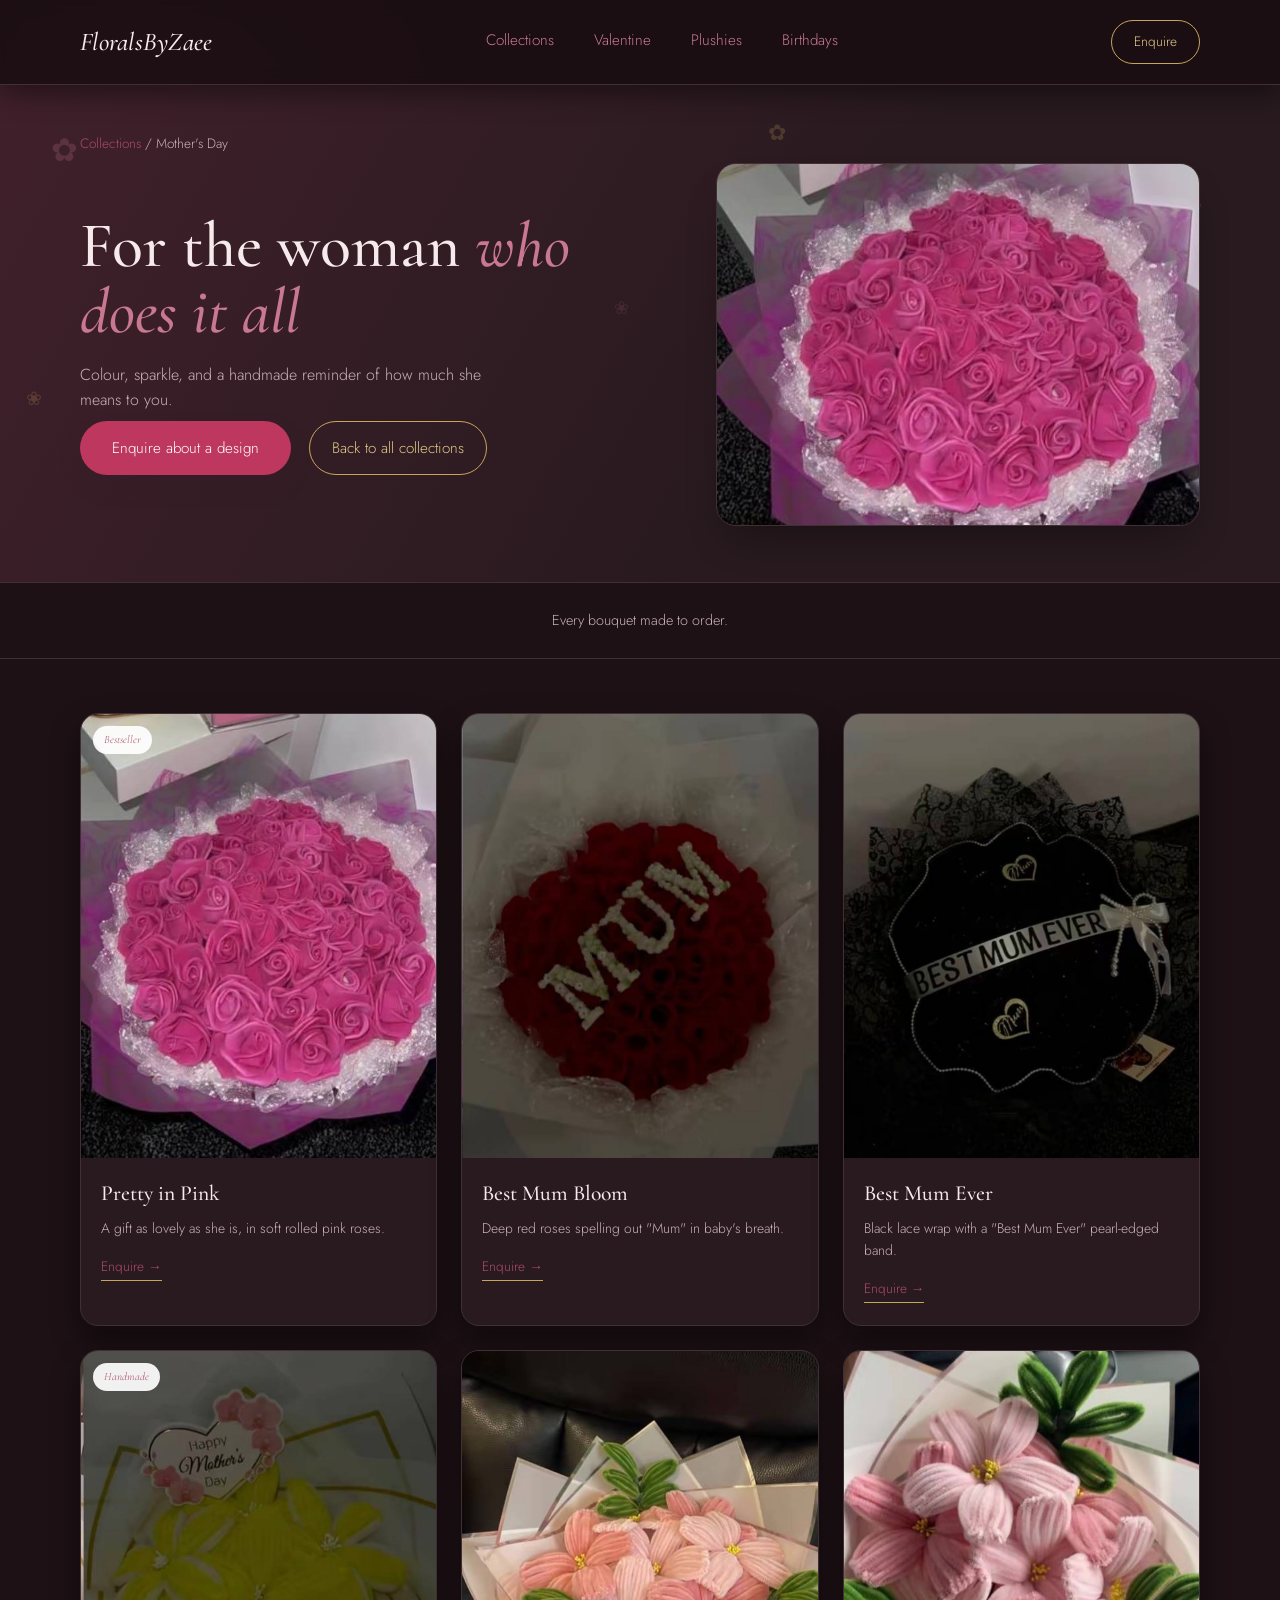
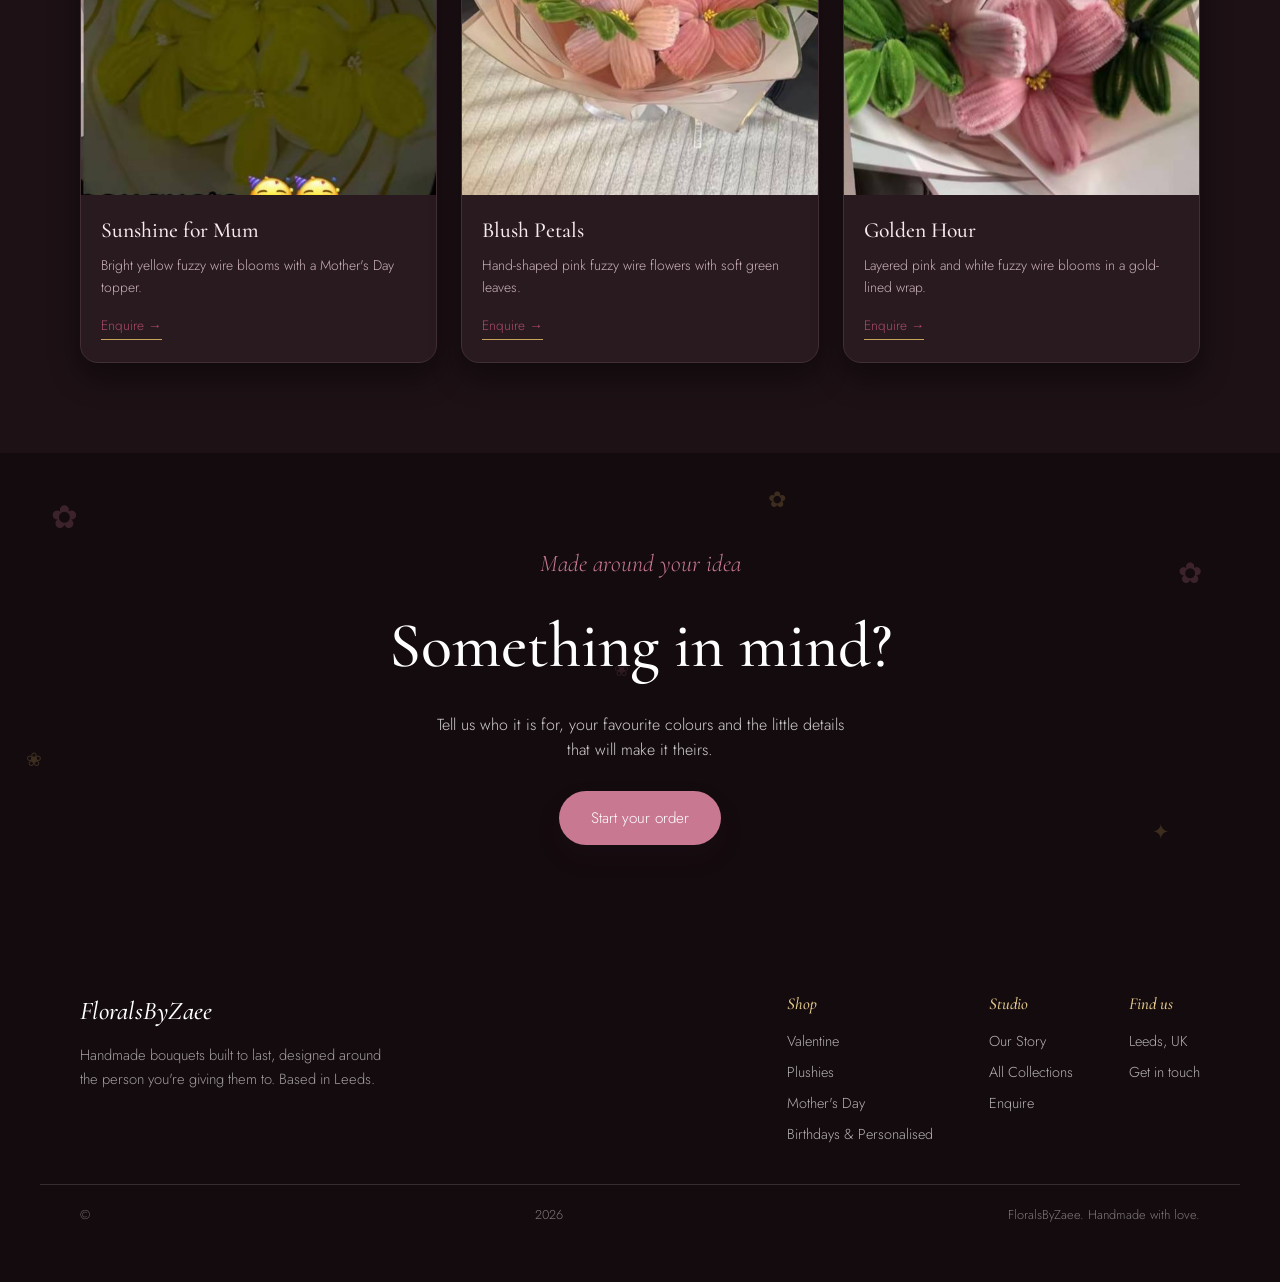
<file: shopMothersDay.html>
<!DOCTYPE html>
<html lang="en" data-theme="dark">
<head>
	<meta charset="UTF-8">
	<meta name="viewport" content="width=device-width, initial-scale=1.0">
	<title>Mother's Day Collection | FloralsByZaee</title>
	<meta name="description" content="Handmade Mother's Day bouquets from FloralsByZaee: pink, red and fuzzy wire flower designs made to keep.">
	<link rel="stylesheet" href="style.css">
	<link rel="preconnect" href="https://fonts.googleapis.com">
	<link rel="preconnect" href="https://fonts.gstatic.com" crossorigin>
	<link href="https://fonts.googleapis.com/css2?family=Cormorant:ital,wght@0,400;0,500;1,400;1,500&family=Jost:wght@300;400;500&display=swap" rel="stylesheet">
</head>
<body class="collection-page">
	<nav>
		<div class="wrap">
			<a href="index.html" class="hero-title">FloralsByZaee</a>
			<div class="navlinks">
				<a href="collection.html">Collections</a>
				<a href="shopValentine.html">Valentine</a>
				<a href="shopPlushies.html">Plushies</a>
				<a href="shopBirthdays.html">Birthdays</a>
			</div>
			<div class="nav-right">
				<a href="contact.html" class="nav-cta">Enquire</a>
			</div>
		</div>
	</nav>

	<header class="shop-hero">
		<div class="petal-field" aria-hidden="true">
			<span class="petal">&#10047;</span>
			<span class="petal gold">&#10048;</span>
			<span class="petal">&#10047;</span>
			<span class="petal gold">&#10022;</span>
			<span class="petal">&#10048;</span>
			<span class="petal gold">&#10047;</span>
		</div>
		<div class="wrap">
			<p class="breadcrumb"><a href="collection.html">Collections</a> / Mother's Day</p>
			<div class="shop-hero-grid">
				<div>
					<h1>For the woman <em>who does it all</em></h1>
					<p>Colour, sparkle, and a handmade reminder of how much she means to you.</p>
					<div class="btnrow">
						<a href="#enquire" class="btn-primary">Enquire about a design</a>
						<a href="collection.html" class="btn-ghost">Back to all collections</a>
					</div>
				</div>
				<div class="shop-hero-art">
					<img src="images/artificialPink_tl.jpg" alt="Pink artificial flower bouquet">
				</div>
			</div>
		</div>
	</header>

	<div class="shop-toolbar">
		<div class="wrap" style="display:flex;justify-content:space-between;align-items:center;flex-wrap:wrap;gap:16px;">
			<span class="count">Every bouquet made to order.</span>
		</div>
	</div>

	<section class="shop-grid-section">
		<div class="wrap">
			<div class="shop-grid">
				<article class="shop-card">
					<div class="shop-card-media"><span class="shop-card-tag">Bestseller</span><img src="images/artificialPink_tl.jpg" alt="Pink artificial flower bouquet"></div>
					<div class="shop-card-body"><h3>Pretty in Pink</h3><p>A gift as lovely as she is, in soft rolled pink roses.</p><a class="shop-card-cta" href="#enquire">Enquire &rarr;</a></div>
				</article>
				<article class="shop-card">
					<div class="shop-card-media"><img src="images/artificialRedMother_tl.jpg" alt="Red artificial Mother's Day bouquet spelling MUM"></div>
					<div class="shop-card-body"><h3>Best Mum Bloom</h3><p>Deep red roses spelling out "Mum" in baby's breath.</p><a class="shop-card-cta" href="#enquire">Enquire &rarr;</a></div>
				</article>
				<article class="shop-card">
					<div class="shop-card-media"><img src="images/artificialBlackMother_tl.jpg" alt="Black lace wrapped bouquet with a Best Mum Ever band"></div>
					<div class="shop-card-body"><h3>Best Mum Ever</h3><p>Black lace wrap with a "Best Mum Ever" pearl-edged band.</p><a class="shop-card-cta" href="#enquire">Enquire &rarr;</a></div>
				</article>
				<article class="shop-card">
					<div class="shop-card-media"><span class="shop-card-tag">Handmade</span><img src="images/fuzzywireYellow_br.jpg" alt="Yellow fuzzy wire flower bouquet with Happy Mother's Day topper"></div>
					<div class="shop-card-body"><h3>Sunshine for Mum</h3><p>Bright yellow fuzzy wire blooms with a Mother's Day topper.</p><a class="shop-card-cta" href="#enquire">Enquire &rarr;</a></div>
				</article>
				<article class="shop-card">
					<div class="shop-card-media"><img src="images/fuzzywirePink_br.jpg" alt="Pink fuzzy wire flower bouquet with green leaves"></div>
					<div class="shop-card-body"><h3>Blush Petals</h3><p>Hand-shaped pink fuzzy wire flowers with soft green leaves.</p><a class="shop-card-cta" href="#enquire">Enquire &rarr;</a></div>
				</article>
				<article class="shop-card">
					<div class="shop-card-media"><img src="images/fuzzywireTopPink_br.jpg" alt="Pink and white fuzzy wire flower bouquet"></div>
					<div class="shop-card-body"><h3>Golden Hour</h3><p>Layered pink and white fuzzy wire blooms in a gold-lined wrap.</p><a class="shop-card-cta" href="#enquire">Enquire &rarr;</a></div>
				</article>
			</div>
		</div>
	</section>

	<section class="collection-enquire" id="enquire">
		<div class="petal-field" aria-hidden="true">
			<span class="petal">&#10047;</span>
			<span class="petal gold">&#10048;</span>
			<span class="petal">&#10047;</span>
			<span class="petal gold">&#10022;</span>
			<span class="petal">&#10048;</span>
			<span class="petal gold">&#10047;</span>
		</div>
		<div class="wrap">
			<span class="kicker">Made around your idea</span>
			<h2>Something in mind?</h2>
			<p>Tell us who it is for, your favourite colours and the little details that will make it theirs.</p>
			<a href="contact.html" class="btn-primary">Start your order</a>
		</div>
	</section>

	<footer class="site-footer">
		<div class="wrap">
			<div class="footer-brand">
				<a href="index.html" class="hero-title">FloralsByZaee</a>
				<p>Handmade bouquets built to last, designed around the person you're giving them to. Based in Leeds.</p>
			</div>
			<div class="footer-cols">
				<div class="footer-col">
					<h4>Shop</h4>
					<a href="shopValentine.html">Valentine</a>
					<a href="shopPlushies.html">Plushies</a>
					<a href="shopMothersDay.html">Mother's Day</a>
					<a href="shopBirthdays.html">Birthdays &amp; Personalised</a>
				</div>
				<div class="footer-col">
					<h4>Studio</h4>
					<a href="index.html#about">Our Story</a>
					<a href="collection.html">All Collections</a>
					<a href="contact.html">Enquire</a>
				</div>
				<div class="footer-col">
					<h4>Find us</h4>
					<span>Leeds, UK</span>
					<a href="contact.html">Get in touch</a>
				</div>
			</div>
		</div>
		<div class="wrap footer-bottom">&copy; <span class="year"></span> FloralsByZaee. Handmade with love.</div>
	</footer>

<script src="site.js" defer></script>
</body>
</html>
</file>
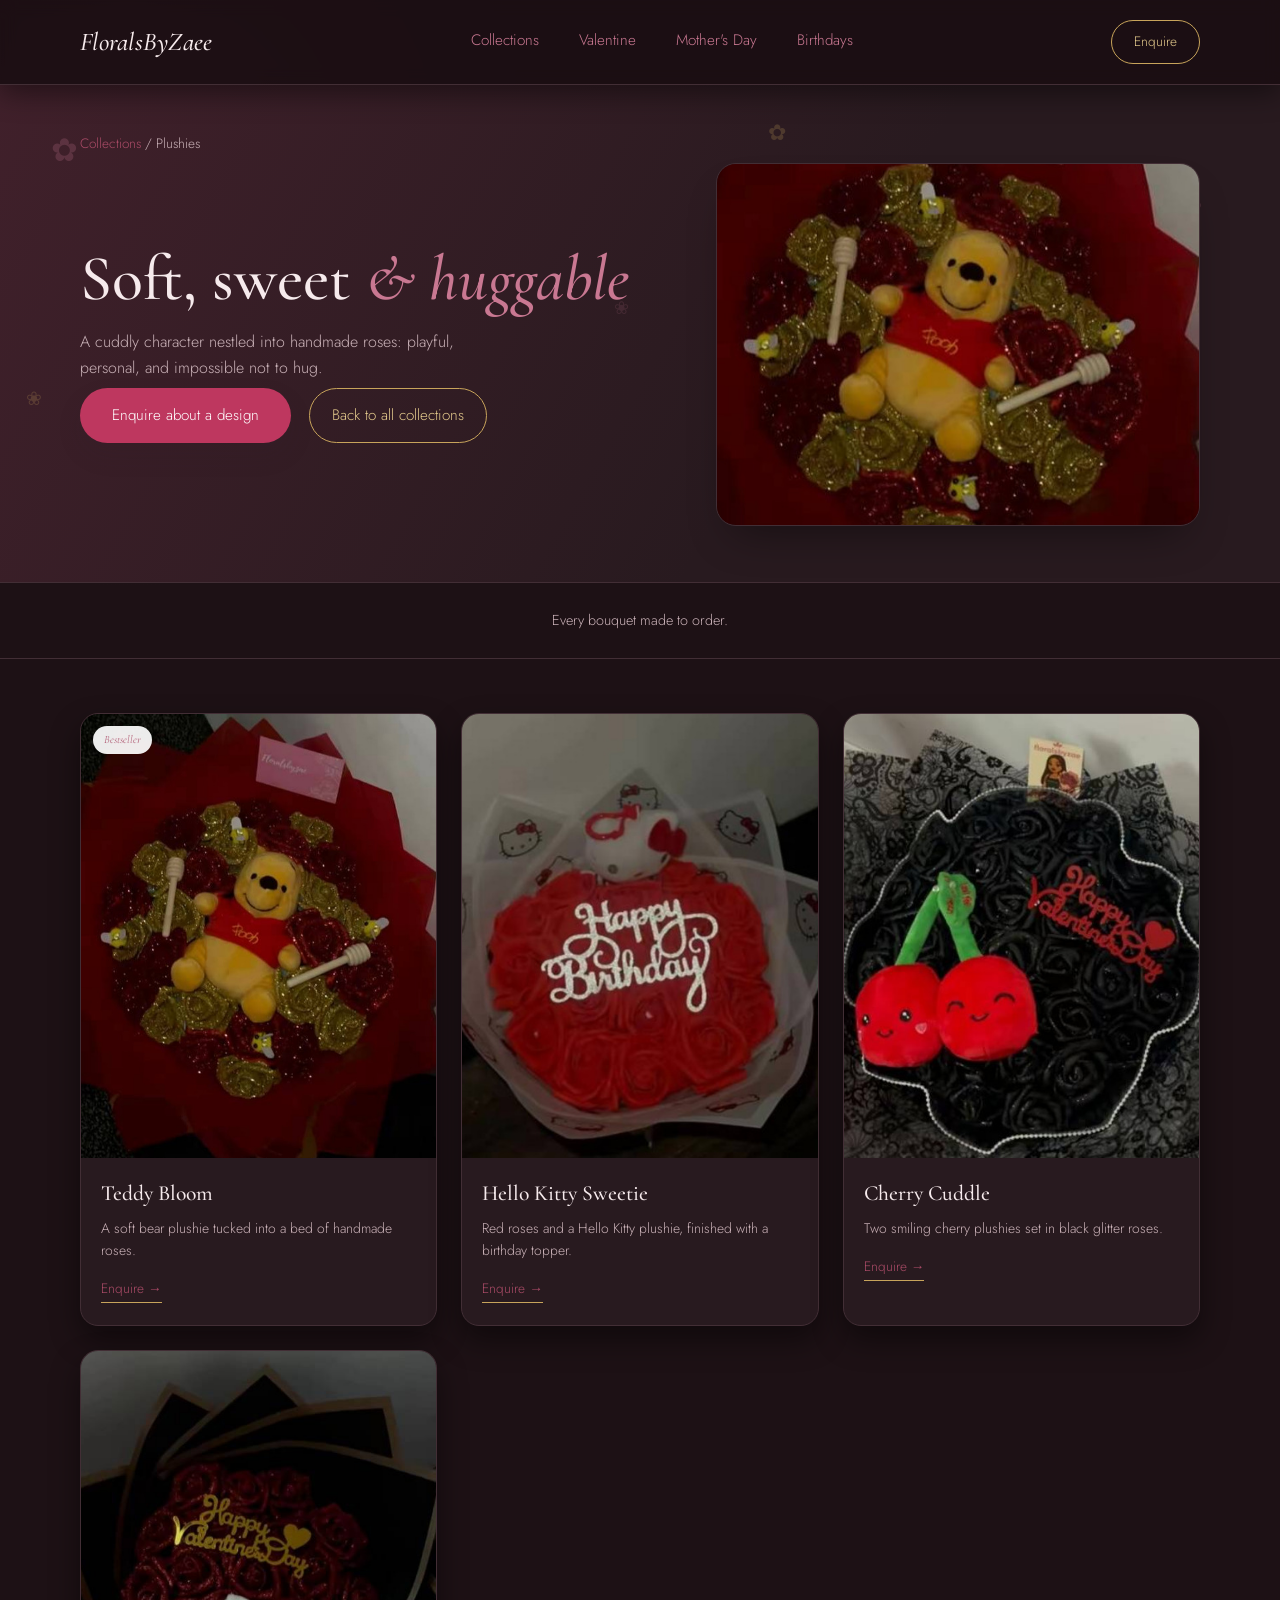
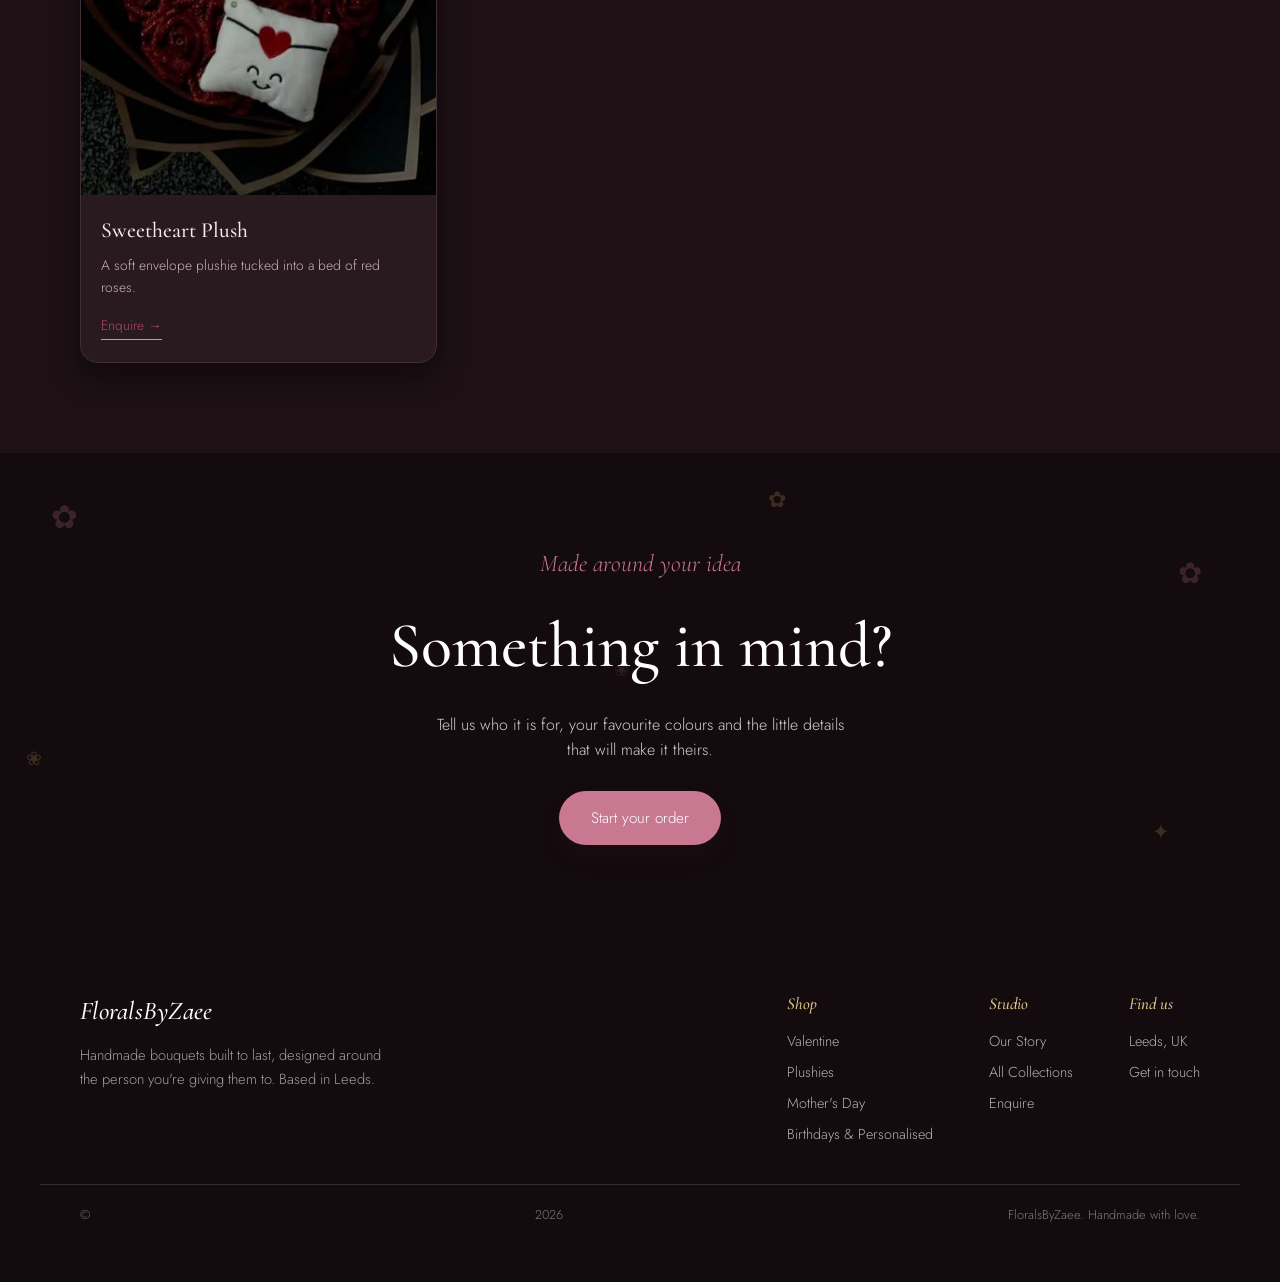
<file: shopPlushies.html>
<!DOCTYPE html>
<html lang="en" data-theme="dark">
<head>
	<meta charset="UTF-8">
	<meta name="viewport" content="width=device-width, initial-scale=1.0">
	<title>Plushie Collection | FloralsByZaee</title>
	<meta name="description" content="Cuddly plushie bouquets from FloralsByZaee: bears, Hello Kitty, cherries and more paired with handmade blooms.">
	<link rel="stylesheet" href="style.css">
	<link rel="preconnect" href="https://fonts.googleapis.com">
	<link rel="preconnect" href="https://fonts.gstatic.com" crossorigin>
	<link href="https://fonts.googleapis.com/css2?family=Cormorant:ital,wght@0,400;0,500;1,400;1,500&family=Jost:wght@300;400;500&display=swap" rel="stylesheet">
</head>
<body class="collection-page">
	<nav>
		<div class="wrap">
			<a href="index.html" class="hero-title">FloralsByZaee</a>
			<div class="navlinks">
				<a href="collection.html">Collections</a>
				<a href="shopValentine.html">Valentine</a>
				<a href="shopMothersDay.html">Mother's Day</a>
				<a href="shopBirthdays.html">Birthdays</a>
			</div>
			<div class="nav-right">
				<a href="contact.html" class="nav-cta">Enquire</a>
			</div>
		</div>
	</nav>

	<header class="shop-hero">
		<div class="petal-field" aria-hidden="true">
			<span class="petal">&#10047;</span>
			<span class="petal gold">&#10048;</span>
			<span class="petal">&#10047;</span>
			<span class="petal gold">&#10022;</span>
			<span class="petal">&#10048;</span>
			<span class="petal gold">&#10047;</span>
		</div>
		<div class="wrap">
			<p class="breadcrumb"><a href="collection.html">Collections</a> / Plushies</p>
			<div class="shop-hero-grid">
				<div>
					<h1>Soft, sweet <em>&amp; huggable</em></h1>
					<p>A cuddly character nestled into handmade roses: playful, personal, and impossible not to hug.</p>
					<div class="btnrow">
						<a href="#enquire" class="btn-primary">Enquire about a design</a>
						<a href="collection.html" class="btn-ghost">Back to all collections</a>
					</div>
				</div>
				<div class="shop-hero-art">
					<img src="images/plushyBear_tl.jpg" alt="Bear plushie flower arrangement">
				</div>
			</div>
		</div>
	</header>

	<div class="shop-toolbar">
		<div class="wrap" style="display:flex;justify-content:space-between;align-items:center;flex-wrap:wrap;gap:16px;">
			<span class="count">Every bouquet made to order.</span>
		</div>
	</div>

	<section class="shop-grid-section">
		<div class="wrap">
			<div class="shop-grid">
				<article class="shop-card">
					<div class="shop-card-media"><span class="shop-card-tag">Bestseller</span><img src="images/plushyBear_tl.jpg" alt="Bear plushie flower arrangement"></div>
					<div class="shop-card-body"><h3>Teddy Bloom</h3><p>A soft bear plushie tucked into a bed of handmade roses.</p><a class="shop-card-cta" href="#enquire">Enquire &rarr;</a></div>
				</article>
				<article class="shop-card">
					<div class="shop-card-media"><img src="images/plushyHelloKitty_tl.jpg" alt="Hello Kitty plushie flower arrangement"></div>
					<div class="shop-card-body"><h3>Hello Kitty Sweetie</h3><p>Red roses and a Hello Kitty plushie, finished with a birthday topper.</p><a class="shop-card-cta" href="#enquire">Enquire &rarr;</a></div>
				</article>
				<article class="shop-card">
					<div class="shop-card-media"><img src="images/plushyCherries_tl.jpg" alt="Cherry themed plushie flower arrangement"></div>
					<div class="shop-card-body"><h3>Cherry Cuddle</h3><p>Two smiling cherry plushies set in black glitter roses.</p><a class="shop-card-cta" href="#enquire">Enquire &rarr;</a></div>
				</article>
				<article class="shop-card">
					<div class="shop-card-media"><img src="images/plushyValentine_tl.jpg" alt="Valentine plushie envelope bouquet with red roses"></div>
					<div class="shop-card-body"><h3>Sweetheart Plush</h3><p>A soft envelope plushie tucked into a bed of red roses.</p><a class="shop-card-cta" href="#enquire">Enquire &rarr;</a></div>
				</article>
			</div>
		</div>
	</section>

	<section class="collection-enquire" id="enquire">
		<div class="petal-field" aria-hidden="true">
			<span class="petal">&#10047;</span>
			<span class="petal gold">&#10048;</span>
			<span class="petal">&#10047;</span>
			<span class="petal gold">&#10022;</span>
			<span class="petal">&#10048;</span>
			<span class="petal gold">&#10047;</span>
		</div>
		<div class="wrap">
			<span class="kicker">Made around your idea</span>
			<h2>Something in mind?</h2>
			<p>Tell us who it is for, your favourite colours and the little details that will make it theirs.</p>
			<a href="contact.html" class="btn-primary">Start your order</a>
		</div>
	</section>

	<footer class="site-footer">
		<div class="wrap">
			<div class="footer-brand">
				<a href="index.html" class="hero-title">FloralsByZaee</a>
				<p>Handmade bouquets built to last, designed around the person you're giving them to. Based in Leeds.</p>
			</div>
			<div class="footer-cols">
				<div class="footer-col">
					<h4>Shop</h4>
					<a href="shopValentine.html">Valentine</a>
					<a href="shopPlushies.html">Plushies</a>
					<a href="shopMothersDay.html">Mother's Day</a>
					<a href="shopBirthdays.html">Birthdays &amp; Personalised</a>
				</div>
				<div class="footer-col">
					<h4>Studio</h4>
					<a href="index.html#about">Our Story</a>
					<a href="collection.html">All Collections</a>
					<a href="contact.html">Enquire</a>
				</div>
				<div class="footer-col">
					<h4>Find us</h4>
					<span>Leeds, UK</span>
					<a href="contact.html">Get in touch</a>
				</div>
			</div>
		</div>
		<div class="wrap footer-bottom">&copy; <span class="year"></span> FloralsByZaee. Handmade with love.</div>
	</footer>

<script src="site.js" defer></script>
</body>
</html>
</file>
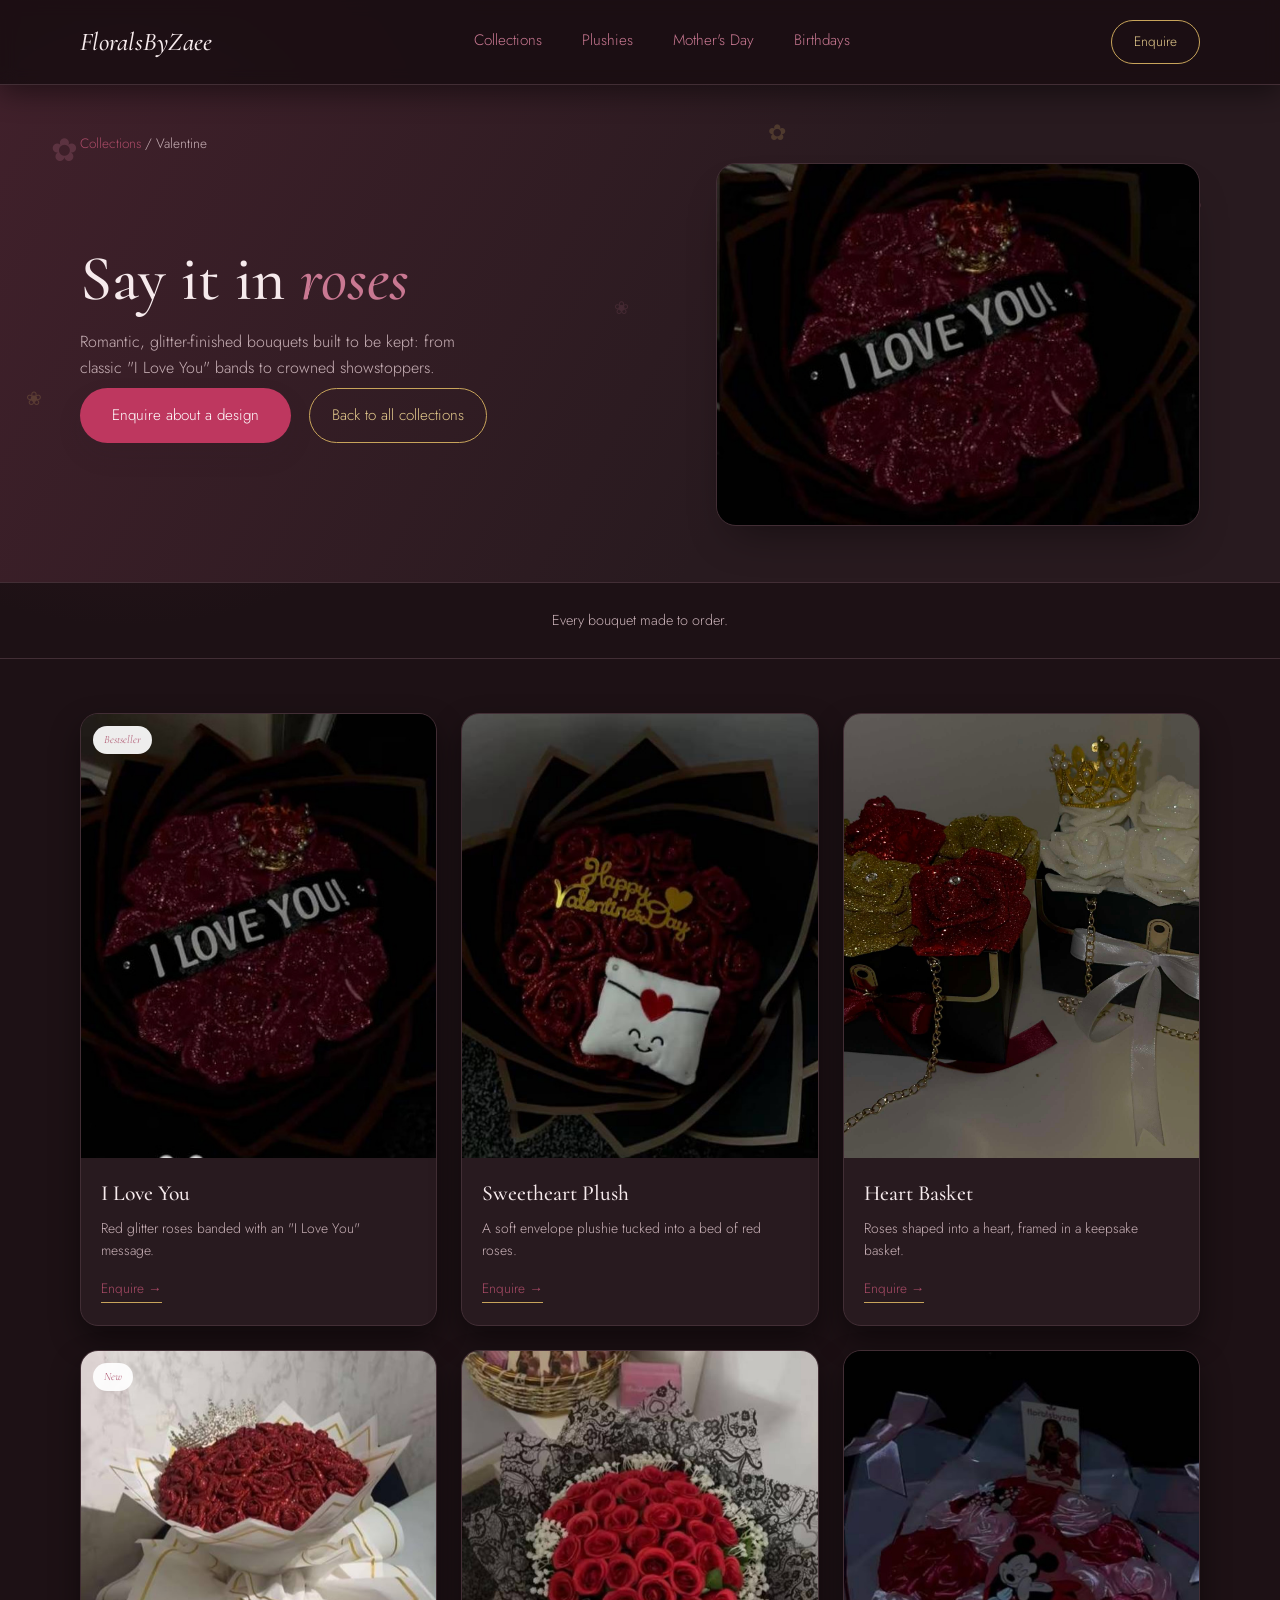
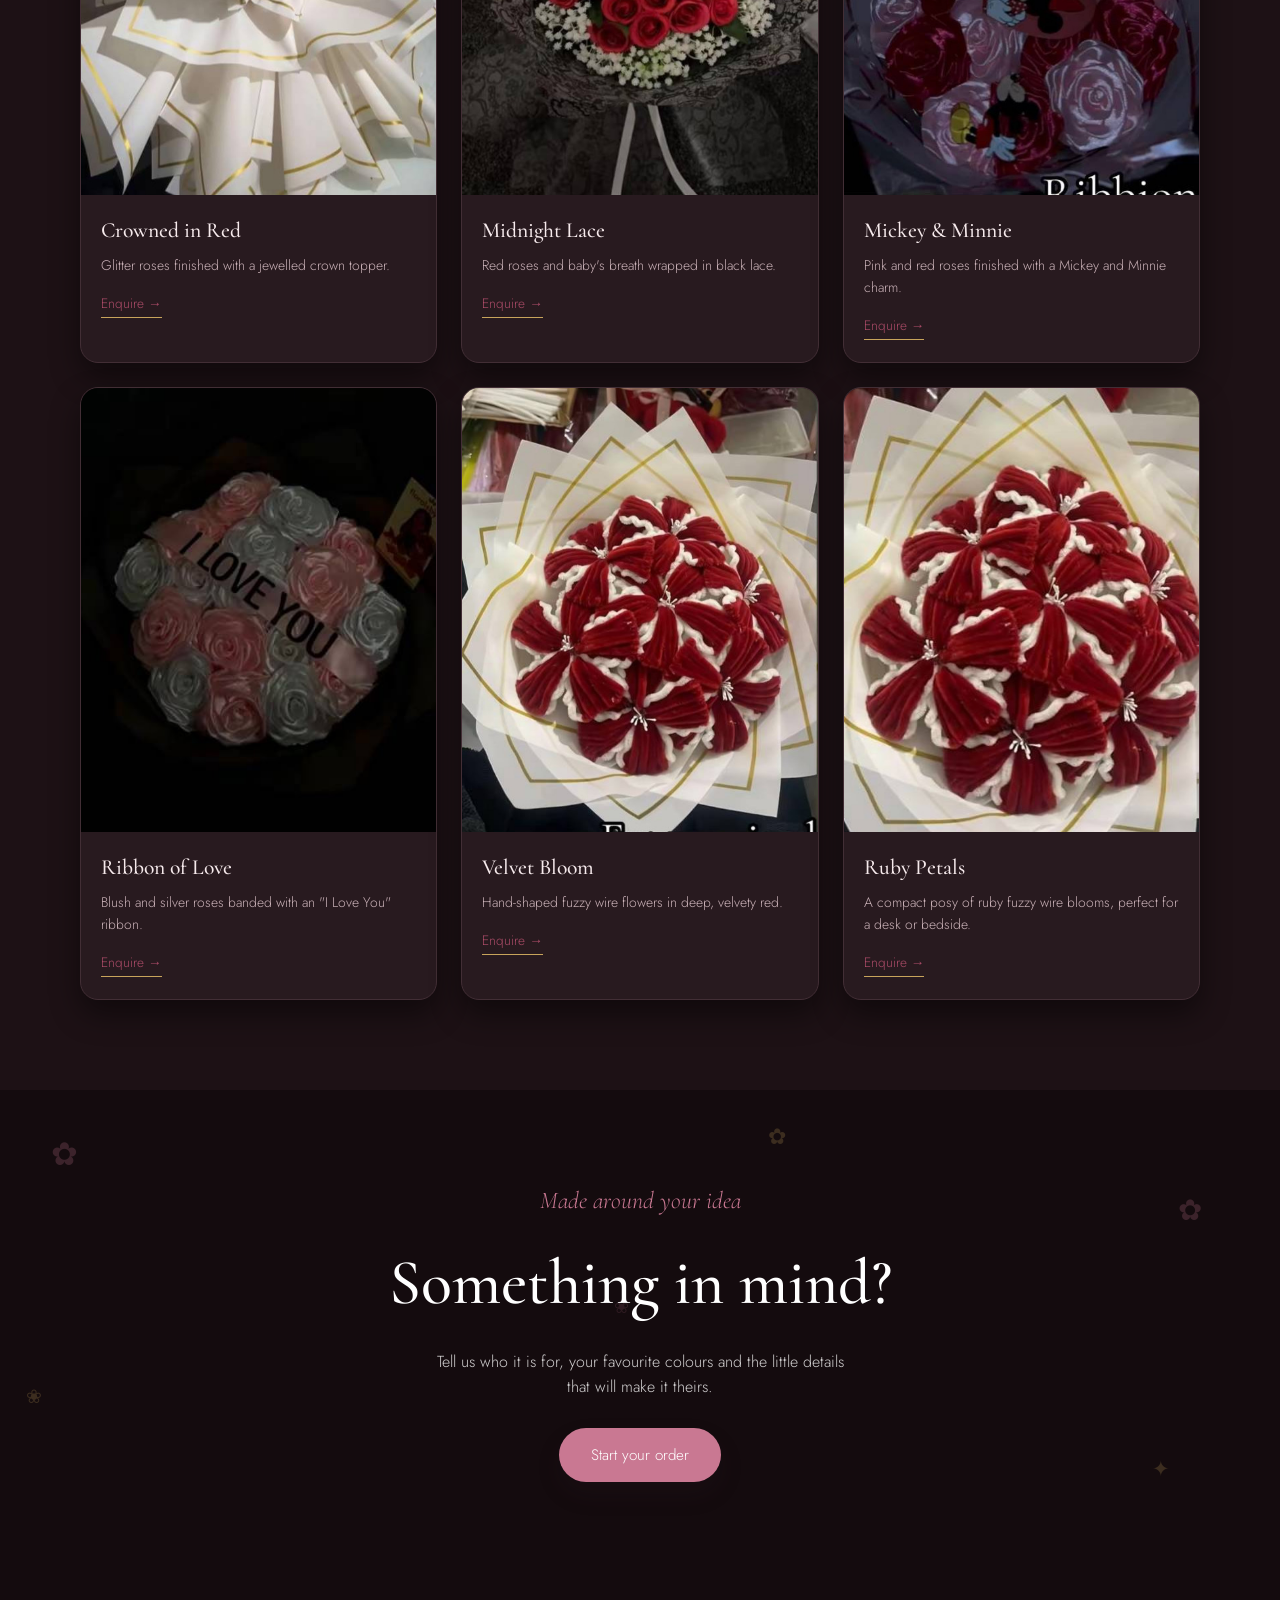
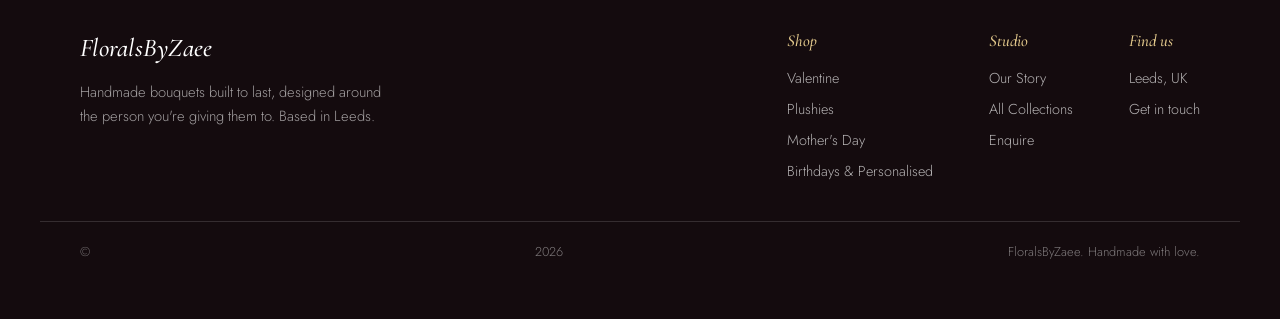
<file: shopValentine.html>
<!DOCTYPE html>
<html lang="en" data-theme="dark">
<head>
	<meta charset="UTF-8">
	<meta name="viewport" content="width=device-width, initial-scale=1.0">
	<title>Valentine Collection | FloralsByZaee</title>
	<meta name="description" content="Handmade Valentine bouquets: glitter roses, plushie arrangements and keepsake designs from FloralsByZaee.">
	<link rel="stylesheet" href="style.css">
	<link rel="preconnect" href="https://fonts.googleapis.com">
	<link rel="preconnect" href="https://fonts.gstatic.com" crossorigin>
	<link href="https://fonts.googleapis.com/css2?family=Cormorant:ital,wght@0,400;0,500;1,400;1,500&family=Jost:wght@300;400;500&display=swap" rel="stylesheet">
</head>
<body class="collection-page">
	<nav>
		<div class="wrap">
			<a href="index.html" class="hero-title">FloralsByZaee</a>
			<div class="navlinks">
				<a href="collection.html">Collections</a>
				<a href="shopPlushies.html">Plushies</a>
				<a href="shopMothersDay.html">Mother's Day</a>
				<a href="shopBirthdays.html">Birthdays</a>
			</div>
			<div class="nav-right">
				<a href="contact.html" class="nav-cta">Enquire</a>
			</div>
		</div>
	</nav>

	<header class="shop-hero">
		<div class="petal-field" aria-hidden="true">
			<span class="petal">&#10047;</span>
			<span class="petal gold">&#10048;</span>
			<span class="petal">&#10047;</span>
			<span class="petal gold">&#10022;</span>
			<span class="petal">&#10048;</span>
			<span class="petal gold">&#10047;</span>
		</div>
		<div class="wrap">
			<p class="breadcrumb"><a href="collection.html">Collections</a> / Valentine</p>
			<div class="shop-hero-grid">
				<div>
					<h1>Say it in <em>roses</em></h1>
					<p>Romantic, glitter-finished bouquets built to be kept: from classic "I Love You" bands to crowned showstoppers.</p>
					<div class="btnrow">
						<a href="#enquire" class="btn-primary">Enquire about a design</a>
						<a href="collection.html" class="btn-ghost">Back to all collections</a>
					</div>
				</div>
				<div class="shop-hero-art">
					<img src="images/glitterRedILY_bl.jpg" alt="Red glitter Valentine bouquet with an I love you message">
				</div>
			</div>
		</div>
	</header>

	<div class="shop-toolbar">
		<div class="wrap" style="display:flex;justify-content:space-between;align-items:center;flex-wrap:wrap;gap:16px;">
			<span class="count">Every bouquet made to order.</span>
		</div>
	</div>

	<section class="shop-grid-section">
		<div class="wrap">
			<div class="shop-grid">
				<article class="shop-card">
					<div class="shop-card-media"><span class="shop-card-tag">Bestseller</span><img src="images/glitterRedILY_bl.jpg" alt="Red glitter bouquet with an I love you message"></div>
					<div class="shop-card-body"><h3>I Love You</h3><p>Red glitter roses banded with an "I Love You" message.</p><a class="shop-card-cta" href="#enquire">Enquire &rarr;</a></div>
				</article>
				<article class="shop-card">
					<div class="shop-card-media"><img src="images/plushyValentine_tl.jpg" alt="Valentine plushie envelope bouquet with red roses"></div>
					<div class="shop-card-body"><h3>Sweetheart Plush</h3><p>A soft envelope plushie tucked into a bed of red roses.</p><a class="shop-card-cta" href="#enquire">Enquire &rarr;</a></div>
				</article>
				<article class="shop-card">
					<div class="shop-card-media"><img src="images/heartbasket_tr.jpg" alt="Heart shaped basket of red roses"></div>
					<div class="shop-card-body"><h3>Heart Basket</h3><p>Roses shaped into a heart, framed in a keepsake basket.</p><a class="shop-card-cta" href="#enquire">Enquire &rarr;</a></div>
				</article>
				<article class="shop-card">
					<div class="shop-card-media"><span class="shop-card-tag">New</span><img src="images/glitterRedBride_bl.jpg" alt="Red glitter bouquet with a jewelled crown topper"></div>
					<div class="shop-card-body"><h3>Crowned in Red</h3><p>Glitter roses finished with a jewelled crown topper.</p><a class="shop-card-cta" href="#enquire">Enquire &rarr;</a></div>
				</article>
				<article class="shop-card">
					<div class="shop-card-media"><img src="images/artificialRed_tl.jpg" alt="Red roses and baby's breath wrapped in black lace"></div>
					<div class="shop-card-body"><h3>Midnight Lace</h3><p>Red roses and baby's breath wrapped in black lace.</p><a class="shop-card-cta" href="#enquire">Enquire &rarr;</a></div>
				</article>
				<article class="shop-card">
					<div class="shop-card-media"><img src="images/ribbonMickey_tr.jpg" alt="Pink and red rose bouquet with a Mickey and Minnie charm"></div>
					<div class="shop-card-body"><h3>Mickey &amp; Minnie</h3><p>Pink and red roses finished with a Mickey and Minnie charm.</p><a class="shop-card-cta" href="#enquire">Enquire &rarr;</a></div>
				</article>
				<article class="shop-card">
					<div class="shop-card-media"><img src="images/ribbonILY_tr.jpg" alt="Blush and silver rose bouquet with an I love you ribbon"></div>
					<div class="shop-card-body"><h3>Ribbon of Love</h3><p>Blush and silver roses banded with an "I Love You" ribbon.</p><a class="shop-card-cta" href="#enquire">Enquire &rarr;</a></div>
				</article>
				<article class="shop-card">
					<div class="shop-card-media"><img src="images/fuzzywireRed_br.jpg" alt="Deep red fuzzy wire flower bouquet"></div>
					<div class="shop-card-body"><h3>Velvet Bloom</h3><p>Hand-shaped fuzzy wire flowers in deep, velvety red.</p><a class="shop-card-cta" href="#enquire">Enquire &rarr;</a></div>
				</article>
				<article class="shop-card">
					<div class="shop-card-media"><img src="images/fuzzywireRed1x1_br.jpg" alt="Compact posy of ruby fuzzy wire flowers"></div>
					<div class="shop-card-body"><h3>Ruby Petals</h3><p>A compact posy of ruby fuzzy wire blooms, perfect for a desk or bedside.</p><a class="shop-card-cta" href="#enquire">Enquire &rarr;</a></div>
				</article>
			</div>
		</div>
	</section>

	<section class="collection-enquire" id="enquire">
		<div class="petal-field" aria-hidden="true">
			<span class="petal">&#10047;</span>
			<span class="petal gold">&#10048;</span>
			<span class="petal">&#10047;</span>
			<span class="petal gold">&#10022;</span>
			<span class="petal">&#10048;</span>
			<span class="petal gold">&#10047;</span>
		</div>
		<div class="wrap">
			<span class="kicker">Made around your idea</span>
			<h2>Something in mind?</h2>
			<p>Tell us who it is for, your favourite colours and the little details that will make it theirs.</p>
			<a href="contact.html" class="btn-primary">Start your order</a>
		</div>
	</section>

	<footer class="site-footer">
		<div class="wrap">
			<div class="footer-brand">
				<a href="index.html" class="hero-title">FloralsByZaee</a>
				<p>Handmade bouquets built to last, designed around the person you're giving them to. Based in Leeds.</p>
			</div>
			<div class="footer-cols">
				<div class="footer-col">
					<h4>Shop</h4>
					<a href="shopValentine.html">Valentine</a>
					<a href="shopPlushies.html">Plushies</a>
					<a href="shopMothersDay.html">Mother's Day</a>
					<a href="shopBirthdays.html">Birthdays &amp; Personalised</a>
				</div>
				<div class="footer-col">
					<h4>Studio</h4>
					<a href="index.html#about">Our Story</a>
					<a href="collection.html">All Collections</a>
					<a href="contact.html">Enquire</a>
				</div>
				<div class="footer-col">
					<h4>Find us</h4>
					<span>Leeds, UK</span>
					<a href="contact.html">Get in touch</a>
				</div>
			</div>
		</div>
		<div class="wrap footer-bottom">&copy; <span class="year"></span> FloralsByZaee. Handmade with love.</div>
	</footer>

<script src="site.js" defer></script>
</body>
</html>
</file>
<file: style.css>
/* =========================================================
   FloralsByZaee - stylesheet
   ========================================================= */
:root {
  --pink-deep: hsl(341, 43%, 63%);
  --pink-light: hsl(346, 62%, 92%);
  --pink-pale: hsl(338, 22%, 13%);

  --gold: hsl(40, 50%, 57%);
  --gold-light: hsl(42, 61%, 72%);
  --gold-dark: hsl(38, 49%, 41%);

  --white: hsl(0, 0%, 100%);
  --text: hsl(346, 40%, 94%);
  --text-soft: hsl(345, 18%, 74%);
  --ink: hsl(346, 40%, 94%);
  --rose-ink: hsl(342, 39%, 48%);
  --skeleton-a: hsl(338, 20%, 16%);
  --skeleton-b: hsl(338, 24%, 20%);

  --page-bg: hsl(338, 26%, 9%);
  --surface: hsl(338, 22%, 13%);
  --surface-alt: hsl(338, 24%, 15%);
  --nav-bg: hsla(338, 30%, 8%, 0.86);
  --line: hsl(338, 18%, 22%);
  --shadow-c: hsla(0, 0%, 0%, 0.45);
  --overlay-strong: hsla(338, 40%, 4%, 0.82);
  --overlay-soft: hsla(338, 40%, 4%, 0.6);
  --card-bg: hsl(338, 24%, 17%);

  --btn-bg: hsl(342, 55%, 48%);
  --btn-text: var(--white);
  --chip-ink: hsl(337, 24%, 16%);
  color-scheme: dark;
}

* {
  margin: 0;
  padding: 0;
  box-sizing: border-box;
}
html {
  scroll-behavior: smooth;
}

body {
  font-family: "Jost", sans-serif;
  font-weight: 300;
  color: var(--text);
  background:
    radial-gradient(circle at 10% 6%, hsla(346, 62%, 92%, 0.35), transparent 26rem),
    var(--page-bg);
  line-height: 1.6;
  -webkit-font-smoothing: antialiased;
  transition: background-color 0.35s ease, color 0.35s ease;
  position: relative;
  overflow-x: hidden;
}
[data-theme="dark"] body {
  background:
    radial-gradient(circle at 10% 6%, hsla(341, 43%, 30%, 0.28), transparent 26rem),
    var(--page-bg);
}

a { text-decoration: none; }
nav a { color: var(--pink-deep); }

.wrap, .navigation-container {
  max-width: 1200px;
  margin: 0 auto;
  padding: 0 40px;
}

/* ---------- decorative petal field ---------- */
.petal-field {
  position: absolute;
  inset: 0;
  overflow: hidden;
  pointer-events: none;
  z-index: 0;
}
.petal {
  position: absolute;
  font-size: 1.6rem;
  color: var(--pink-deep);
  opacity: 0.22;
  filter: blur(0.2px);
  animation: petal-float 9s ease-in-out infinite;
}
.petal.gold { color: var(--gold); }
.petal:nth-child(1) { top: 8%; left: 4%; animation-delay: 0s; font-size: 2rem; }
.petal:nth-child(2) { top: 60%; left: 2%; animation-delay: 1.4s; font-size: 1.2rem; }
.petal:nth-child(3) { top: 20%; left: 92%; animation-delay: 2.1s; font-size: 1.8rem; }
.petal:nth-child(4) { top: 75%; left: 90%; animation-delay: 0.6s; font-size: 1.3rem; }
.petal:nth-child(5) { top: 42%; left: 48%; animation-delay: 3s; font-size: 1.1rem; opacity: 0.14; }
.petal:nth-child(6) { top: 6%; left: 60%; animation-delay: 1.9s; font-size: 1.4rem; }
@keyframes petal-float {
  0%, 100% { transform: translateY(0) rotate(0deg); }
  50% { transform: translateY(-18px) rotate(12deg); }
}

/* --- Navigation Bar --- */
nav {
  position: sticky;
  top: 0;
  z-index: 50;
  background: var(--nav-bg);
  backdrop-filter: blur(8px);
  border-bottom: 1px solid var(--line);
  box-shadow: 0 8px 28px var(--shadow-c);
}
nav .navigation-container,
nav .wrap {
  display: flex;
  align-items: center;
  justify-content: space-between;
  height: 84px;
  gap: 18px;
}
.hero-title {
  color: var(--ink);
  font-family: "Cormorant", serif;
  font-style: italic;
  font-weight: 500;
  font-size: 1.6rem;
  letter-spacing: 0.01em;
  white-space: nowrap;
}
.hero-title:hover { color: var(--gold); }

.nav-right {
  display: flex;
  align-items: center;
  gap: 16px;
}

.navLinks, .navlinks {
  display: flex;
  gap: 40px;
  font-size: 0.95rem;
}
.navLinks a, .navlinks a {
  position: relative;
  padding-bottom: 4px;
  transition: color 0.25s ease;
  color: var(--pink-deep);
}
.navLinks a:hover, .navlinks a:hover { color: var(--pink-deep); }
.navLinks a::after, .navlinks a::after {
  content: "";
  position: absolute;
  left: 0; right: 0; bottom: 0;
  height: 1px;
  background: var(--gold);
  transform: scaleX(0);
  transform-origin: left;
  transition: transform 0.3s ease;
}
.navLinks a:hover::after, .navlinks a:hover::after { transform: scaleX(1); }

.nav-cta {
  border: 1px solid var(--gold);
  padding: 9px 22px;
  border-radius: 999px;
  font-size: 0.85rem;
  color: var(--gold-dark);
  transition: all 0.25s ease;
  min-height: 44px;
  display: inline-flex;
  align-items: center;
  justify-content: center;
  white-space: nowrap;
}
[data-theme="dark"] .nav-cta { color: var(--gold-light); }
.nav-cta:hover { background: var(--gold); color: var(--white); }

@media (max-width: 780px) {
  .navLinks, .navlinks { display: none; }
}

/* ---------- hero ---------- */
.hero {
  position: relative;
  overflow: hidden;
  padding: 24px 0 60px;
}
.hero .wrap {
  position: relative;
  z-index: 1;
  display: grid;
  grid-template-columns: 1.05fr 0.95fr;
  align-items: start;
  gap: 48px;
}
.hero-copy .kicker {
  color: var(--pink-deep);
  font-family: "Cormorant", serif;
  font-style: italic;
  font-size: 1.15rem;
  margin-bottom: 18px;
  display: block;
}
.hero-copy h1 {
  font-size: clamp(2.6rem, 5.4vw, 4.6rem);
  line-height: 1.02;
  letter-spacing: -0.01em;
  color: var(--ink);
}
.hero-copy h1 em { font-style: italic; color: var(--pink-deep); }
.hero-copy p {
  max-width: 44ch;
  margin: 26px 0 34px;
  color: var(--text-soft);
  font-size: 1.05rem;
}
.btnrow { display: flex; gap: 18px; flex-wrap: wrap; }
.btn-primary {
  background: var(--btn-bg);
  color: var(--btn-text);
  padding: 15px 32px;
  border-radius: 999px;
  font-size: 0.95rem;
  display: inline-flex;
  align-items: center;
  justify-content: center;
  min-height: 44px;
  box-shadow: 0 12px 24px hsla(337, 24%, 16%, 0.14);
  transition: transform 0.25s ease, background 0.25s ease, box-shadow 0.25s ease;
}
.btn-primary:hover {
  background: var(--rose-ink);
  box-shadow: 0 16px 28px hsla(342, 39%, 48%, 0.22);
  transform: translateY(-2px);
}
[data-theme="dark"] .btn-primary:hover { background: var(--gold-dark); }
.btn-ghost {
  display: inline-flex;
  align-items: center;
  justify-content: center;
  min-height: 44px;
  padding: 14px 22px;
  font-size: 0.95rem;
  border: 1px solid var(--gold);
  border-radius: 999px;
  color: var(--gold-dark);
  transition: background 0.25s ease, border-color 0.25s ease, color 0.25s ease;
}
[data-theme="dark"] .btn-ghost { color: var(--gold-light); }
.btn-ghost:hover { background: var(--pink-light); color: var(--text); border-color: var(--pink-deep); }
[data-theme="dark"] .btn-ghost:hover { background: hsla(341, 43%, 63%, 0.18); color: var(--text); }

.hero-art {
  position: relative;
  aspect-ratio: 4/5;
  border-radius: 20px;
  overflow: hidden;
  background: linear-gradient(160deg, var(--pink-light) 0%, var(--pink-pale) 100%);
  box-shadow: 0 30px 60px -20px var(--shadow-c);
  border: 1px solid var(--line);
}
.hero-art img { width: 100%; height: 100%; object-fit: cover; object-position: center 30%; }
.hero-tag {
  position: absolute;
  left: 20px; bottom: 20px;
  background: hsla(0, 0%, 100%, 0.9);
  padding: 10px 18px;
  border-radius: 999px;
  font-family: "Cormorant", serif;
  font-style: italic;
  font-size: 1rem;
  color: var(--chip-ink);
  box-shadow: 0 8px 20px var(--shadow-c);
}

@media (max-width: 900px) {
  .hero .wrap { grid-template-columns: 1fr; }
  .hero-art { order: -1; aspect-ratio: 4/3; }
}

/* ---------- strip of trust badges (index) ---------- */
.trust-strip {
  border-top: 1px solid var(--line);
  border-bottom: 1px solid var(--line);
  background: var(--surface);
  padding: 26px 0;
}
.trust-strip .wrap {
  display: flex;
  flex-wrap: wrap;
  gap: 22px;
  justify-content: space-between;
  align-items: center;
}
.trust-item {
  display: flex;
  align-items: center;
  gap: 10px;
  font-family: "Cormorant", serif;
  font-style: italic;
  font-size: 1.05rem;
  color: var(--text-soft);
}
.trust-item svg { width: 20px; height: 20px; color: var(--gold); flex-shrink: 0; }

/* ---------- generic section titles ---------- */
.section-heading {
  max-width: 600px;
  margin: 0 auto 34px;
  text-align: center;
}
.section-heading .eyebrow {
  color: var(--gold-dark);
  font-family: "Cormorant", serif;
  font-size: 1.2rem;
  font-style: italic;
}
[data-theme="dark"] .section-heading .eyebrow { color: var(--gold-light); }
.section-heading h2 {
  font-family: "Cormorant", serif;
  font-weight: 500;
  font-size: clamp(2.5rem, 5vw, 3.8rem);
  line-height: 1;
  margin: 5px 0 12px;
  color: var(--ink);
}
.section-heading p { max-width: 50ch; margin: 0 auto; color: var(--text-soft); }

/* divider vine, reused between sections */
.divider-vine { display: block; width: 100%; height: 34px; margin: 0 auto; }
.divider-vine path { fill: none; stroke: var(--gold); stroke-width: 1.2; opacity: 0.55; }

/* ---------- index: story + peek sections ---------- */
.story-section, .peek-section, .contact-section {
  padding: 86px 0;
  position: relative;
}
.story-section .wrap, .peek-section .wrap {
  position: relative;
  z-index: 1;
}
.story-grid {
  display: grid;
  grid-template-columns: 0.9fr 1.1fr;
  gap: 56px;
  align-items: center;
}
.story-art {
  position: relative;
  border-radius: 20px;
  overflow: hidden;
  aspect-ratio: 3/4;
  box-shadow: 0 22px 44px -18px var(--shadow-c);
  border: 1px solid var(--line);
}
.story-art img { width: 100%; height: 100%; object-fit: cover; }
.story-copy .eyebrow {
  color: var(--gold-dark); font-family: "Cormorant", serif; font-style: italic; font-size: 1.15rem;
}
[data-theme="dark"] .story-copy .eyebrow { color: var(--gold-light); }
.story-copy h2 {
  font-family: "Cormorant", serif; font-weight: 500;
  font-size: clamp(2.2rem, 4vw, 3rem);
  margin: 8px 0 18px;
  color: var(--ink);
}
.story-copy p { color: var(--text-soft); max-width: 52ch; margin-bottom: 14px; }
.story-stats { display: flex; gap: 34px; margin-top: 26px; flex-wrap: wrap; }
.story-stats div strong {
  display: block;
  font-family: "Cormorant", serif;
  font-size: 2rem;
  color: var(--rose-ink);
}
.story-stats div span { font-size: 0.85rem; color: var(--text-soft); }
@media (max-width: 900px) {
  .story-grid { grid-template-columns: 1fr; }
  .story-stats { display: none; }
}

.peek-section { background: var(--surface); border-top: 1px solid var(--line); border-bottom: 1px solid var(--line); }
.peek-strip {
  display: grid;
  grid-template-columns: repeat(6, 1fr);
  gap: 14px;
}
.peek-strip a {
  position: relative;
  display: block;
  width: 100%;
  aspect-ratio: 1/1;
  min-width: 0;
  min-height: 0;
  border-radius: 12px;
  overflow: hidden;
  border: 1px solid var(--line);
  box-shadow: 0 10px 22px var(--shadow-c);
  transition: transform 0.3s ease;
}
.peek-strip a:hover { transform: translateY(-4px); }
.peek-strip img { display: block; width: 100%; height: 100%; object-fit: cover; }
@media (max-width: 900px) { .peek-strip { grid-template-columns: repeat(3, 1fr); } }
@media (max-width: 520px) { .peek-strip { grid-template-columns: repeat(2, 1fr); } }

.contact-section { text-align: center; }
.contact-card {
  max-width: 640px;
  margin: 0 auto;
  background: var(--surface);
  border: 1px solid var(--line);
  border-radius: 24px;
  padding: 54px 40px;
  box-shadow: 0 24px 48px var(--shadow-c);
}
.contact-card .kicker {
  color: var(--pink-deep); font-family: "Cormorant", serif; font-style: italic; font-size: 1.2rem; display: block; margin-bottom: 8px;
}
.contact-card h2 { font-family: "Cormorant", serif; font-weight: 500; font-size: clamp(2rem, 4vw, 2.8rem); color: var(--ink); margin-bottom: 12px; }
.contact-card p { color: var(--text-soft); margin-bottom: 26px; }

/* ---------- footer ---------- */
footer.site-footer {
  background: var(--ink);
  color: hsla(0, 0%, 100%, 0.78);
  padding: 54px 0 26px;
  position: relative;
  overflow: hidden;
}
[data-theme="dark"] footer.site-footer { background: hsl(338, 30%, 6%); }
footer.site-footer .wrap {
  display: flex;
  flex-wrap: wrap;
  justify-content: space-between;
  gap: 30px;
  padding-bottom: 30px;
  border-bottom: 1px solid hsla(0, 0%, 100%, 0.14);
}
footer.site-footer .wrap.footer-bottom {
  display: flex;
  align-items: center;
  justify-content: space-between;
  gap: 20px;
  border-bottom: none;
}
.footer-brand { max-width: 320px; }
.footer-brand .hero-title { color: var(--white); }
.footer-brand p { margin-top: 12px; font-size: 0.92rem; color: hsla(0, 0%, 100%, 0.6); }
.footer-cols { display: flex; gap: 56px; flex-wrap: wrap; }
.footer-col h4 {
  font-family: "Cormorant", serif; font-style: italic; font-weight: 500;
  color: var(--gold-light); margin-bottom: 12px; font-size: 1.05rem;
}
.footer-col a, .footer-col span {
  display: block;
  font-size: 0.9rem;
  color: hsla(0, 0%, 100%, 0.68);
  margin-bottom: 8px;
  transition: color 0.2s ease;
}
.footer-col a:hover { color: var(--white); }
.footer-bottom {
  padding-top: 20px;
  text-align: left;
  font-size: 0.8rem;
  color: hsla(0, 0%, 100%, 0.45);
}
.footer-copyright { white-space: nowrap; }
.footer-credit { margin-left: auto; text-align: right; }
.footer-credit a { color: var(--gold-light); }
.footer-credit a:hover { color: var(--white); }

@media (max-width: 540px) {
  footer.site-footer .wrap.footer-bottom {
    align-items: flex-start;
    flex-direction: column;
    gap: 8px;
  }
  .footer-credit { margin-left: 0; text-align: left; }
}

/* ---------- collection page ---------- */
.collection-page h1, .collection-page h2, .collection-page h3 {
  font-family: "Cormorant", serif;
  font-weight: 500;
}
.collection-hero {
  position: relative;
  overflow: hidden;
  padding: 32px 0 78px;
  text-align: center;
  background:
    linear-gradient(120deg, hsla(346, 62%, 92%, 0.5), transparent 62%),
    var(--surface);
  border-bottom: 1px solid var(--line);
}
[data-theme="dark"] .collection-hero {
  background:
    linear-gradient(120deg, hsla(341, 43%, 30%, 0.35), transparent 62%),
    var(--surface);
}
.collection-hero::after {
  content: "";
  position: absolute;
  width: 18rem; height: 18rem;
  right: -7rem; bottom: -10rem;
  border: 1px solid hsla(40, 50%, 57%, 0.35);
  border-radius: 50%;
}
.collection-hero .wrap { position: relative; z-index: 1; max-width: 760px; }
.collection-hero .kicker {
  display: block; margin-bottom: 12px;
  color: var(--pink-deep); font-family: "Cormorant", serif; font-size: 1.5rem; font-style: italic;
}
.sparkle-word {
  position: relative; display: inline-block;
  color: var(--gold-dark);
  text-shadow: 0 0 10px hsla(42, 61%, 72%, 0.55);
}
[data-theme="dark"] .sparkle-word { color: var(--gold-light); }
.sparkle-word::before, .sparkle-word::after {
  content: "✦"; position: absolute; color: var(--gold);
  font-family: sans-serif; font-size: 0.45em; font-style: normal;
  animation: sparkle-twinkle 1.8s ease-in-out infinite;
}
.sparkle-word::before { top: -0.55em; right: -0.65em; }
.sparkle-word::after { bottom: -0.2em; left: -0.7em; animation-delay: 0.8s; }
@keyframes sparkle-twinkle {
  0%, 100% { opacity: 0.3; transform: scale(0.75) rotate(0deg); }
  50% { opacity: 1; transform: scale(1.2) rotate(20deg); }
}
.collection-hero h1 { font-size: clamp(3rem, 7vw, 5.4rem); line-height: 0.98; color: var(--ink); }
.collection-hero h1 em { color: var(--pink-deep); font-style: italic; }
.collection-hero p { max-width: 52ch; margin: 24px auto 0; color: var(--text-soft); font-size: 1.05rem; }

/* quick filter chip bar */
.quick-nav {
  position: static;
  z-index: 30;
  background: var(--nav-bg);
  backdrop-filter: blur(8px);
  border-bottom: 1px solid var(--line);
  padding: 14px 0;
}
.quick-nav .wrap {
  display: flex;
  gap: 12px;
  overflow-x: auto;
  scrollbar-width: none;
  padding-bottom: 2px;
}
.quick-nav .wrap::-webkit-scrollbar { display: none; }
.chip {
  flex-shrink: 0;
  display: inline-flex;
  align-items: center;
  gap: 7px;
  padding: 9px 18px;
  border-radius: 999px;
  border: 1px solid var(--line);
  background: var(--surface);
  color: var(--text);
  font-size: 0.86rem;
  white-space: nowrap;
  transition: border-color 0.2s ease, color 0.2s ease, background 0.2s ease;
}
.chip:hover { border-color: var(--pink-deep); color: var(--rose-ink); }
.chip span.dot { width: 6px; height: 6px; border-radius: 50%; background: var(--gold); }

.collection-jump { padding: 44px 0 8px; position: relative; }
.product-grid { display: grid; grid-template-columns: repeat(3, 1fr); gap: 22px; }
.collection-jump .wrap {
  position: relative;
  display: grid;
  grid-template-columns: repeat(4, 1fr);
  gap: 24px;
  align-items: start;
}
.jump-vine {
  position: absolute; top: 44%; left: 0; right: 0; height: 70px;
  transform: translateY(-50%); z-index: 0; pointer-events: none;
}
.jump-vine path { fill: none; stroke: var(--gold-dark); stroke-width: 1.4; }
.jump-vine line { stroke: var(--gold-dark); stroke-width: 1.4; stroke-linecap: round; }
@media (max-width: 900px) { .jump-vine { display: none; } }

.collection-jump-card {
  position: relative; z-index: 1; display: block;
  aspect-ratio: 3 / 3.3; overflow: hidden;
  border-radius: 28px 28px 12px 12px;
  border: 1.5px solid var(--gold);
  background: var(--card-bg);
  box-shadow: 0 18px 36px hsla(337, 24%, 16%, 0.1);
  transition: transform 0.35s ease, box-shadow 0.35s ease;
}
.collection-jump-card:hover { transform: translateY(-6px); box-shadow: 0 24px 48px hsla(337, 24%, 16%, 0.16); }
.collection-jump-card::after {
  content: ""; position: absolute; inset: 0;
  background: linear-gradient(0deg, var(--overlay-soft), transparent 55%);
}
.collection-jump-card img {
  position: absolute; inset: 0; width: 100%; height: 100%;
  object-fit: cover; transition: transform 0.45s ease;
}
.collection-jump-card:hover img, .product-card:hover img { transform: scale(1.05); }
.jump-tag {
  position: absolute; left: 16px; bottom: 26%; z-index: 1;
  background: hsla(0, 0%, 100%, 0.94); color: var(--chip-ink);
  padding: 8px 16px; border-radius: 999px;
  font-family: "Cormorant", serif; font-style: italic; font-size: 1.1rem;
  box-shadow: 0 8px 18px var(--shadow-c);
}
.jump-count {
  position: absolute; top: 14px; right: 14px; z-index: 1;
  background: hsla(0,0%,100%,0.9); color: var(--rose-ink);
  font-size: 0.72rem; padding: 4px 10px; border-radius: 999px;
  font-family: "Jost", sans-serif;
}
@media (max-width: 900px) { .collection-jump .wrap { grid-template-columns: repeat(2, 1fr); } }
@media (max-width: 560px) {
  .collection-jump .wrap { grid-template-columns: 1fr; gap: 18px; }
  .collection-jump-card { aspect-ratio: 3 / 2.2; }
  .jump-tag { bottom: 18px; }
}

.collection-section { padding: 86px 0; position: relative; }
.collection-section-alt { background: linear-gradient(135deg, var(--surface-alt), var(--surface)); border-top: 1px solid var(--line); border-bottom: 1px solid var(--line); }
.collection-section-heading {
  max-width: none; margin: 0 0 34px; display: flex;
  align-items: flex-end; justify-content: space-between; gap: 24px; flex-wrap: wrap;
  text-align: left;
}
.collection-section-heading .eyebrow { color: var(--gold-dark); font-family: "Cormorant", serif; font-size: 1.2rem; font-style: italic; }
[data-theme="dark"] .collection-section-heading .eyebrow { color: var(--gold-light); }
.collection-section-heading h2 { font-size: clamp(2.5rem, 5vw, 3.8rem); line-height: 1; margin: 5px 0 12px; color: var(--ink); }
.collection-section-heading p { max-width: 50ch; color: var(--text-soft); }
.view-all-link {
  font-family: "Cormorant", serif; font-style: italic; font-size: 1.1rem;
  color: var(--rose-ink); white-space: nowrap; padding-bottom: 4px; border-bottom: 1px solid var(--gold);
}
.view-all-link:hover { color: var(--gold-dark); }

.product-card {
  position: relative; aspect-ratio: 4/5; overflow: hidden;
  border-radius: 16px; background: var(--card-bg);
  box-shadow: 0 18px 36px var(--shadow-c);
  transition: transform 0.35s ease, box-shadow 0.35s ease;
}
.product-card:hover { box-shadow: 0 24px 48px var(--shadow-c); transform: translateY(-6px); }
.product-card::after { content: ""; position: absolute; inset: 0; background: linear-gradient(0deg, var(--overlay-strong), transparent 58%); }
.product-card img { width: 100%; height: 100%; object-fit: cover; transition: transform 0.5s ease; }
.product-card-body { position: absolute; right: 0; bottom: 0; left: 0; z-index: 1; padding: 22px; color: var(--white); }
.product-card-body h3 { color: var(--white); font-size: 1.5rem; line-height: 1.1; text-shadow: 0 2px 14px hsla(337, 24%, 16%, 0.28); }
.product-card-body span { display: block; margin-top: 6px; color: hsla(0, 0%, 100%, 0.86); font-size: 0.86rem; }
.product-card-badge {
  position: absolute; top: 14px; left: 14px; z-index: 1;
  background: hsla(0,0%,100%,0.92); color: var(--rose-ink);
  font-size: 0.72rem; padding: 5px 12px; border-radius: 999px;
  font-family: "Cormorant", serif; font-style: italic;
}

/* behind the scenes / gallery strip */
.gallery-section { padding: 70px 0 86px; position: relative; overflow: hidden; }
.gallery-strip {
  display: grid;
  grid-template-columns: repeat(auto-fit, minmax(100px, 130px));
  justify-content: center;
  gap: 12px;
}
.gallery-strip a {
  position: relative; display: block; width: 100%; aspect-ratio: 1/1;
  min-width: 0; min-height: 0;
  border-radius: 12px; overflow: hidden;
  border: 1px solid var(--line);
  box-shadow: 0 8px 18px var(--shadow-c);
}
.gallery-strip img { display: block; width: 100%; height: 100%; object-fit: cover; transition: transform 0.4s ease; }
.gallery-strip a:hover img { transform: scale(1.08); }
@media (max-width: 560px) { .gallery-strip { grid-template-columns: repeat(auto-fit, minmax(84px, 104px)); gap: 9px; } }

/* testimonial / trust ribbon */
.ribbon-section {
  padding: 60px 0;
  text-align: center;
  background: var(--surface);
  border-top: 1px solid var(--line);
  border-bottom: 1px solid var(--line);
}
.ribbon-row {
  display: flex; justify-content: center; gap: 46px; flex-wrap: wrap;
}
.ribbon-item { max-width: 220px; }
.ribbon-item svg { width: 26px; height: 26px; color: var(--gold); margin-bottom: 10px; }
.ribbon-item h4 { font-family: "Cormorant", serif; font-style: italic; font-size: 1.1rem; color: var(--ink); margin-bottom: 4px; }
.ribbon-item p { font-size: 0.85rem; color: var(--text-soft); }

.collection-enquire {
  padding: 92px 0; text-align: center;
  background: var(--ink); color: var(--white); position: relative; overflow: hidden;
}
.collection-enquire .wrap { position: relative; z-index: 1; }
[data-theme="dark"] .collection-enquire { background: hsl(338, 30%, 6%); }
.collection-enquire .kicker { display: block; margin-bottom: 12px; color: var(--pink-deep); font-family: "Cormorant", serif; font-size: 1.5rem; font-style: italic; }
.collection-enquire h2 { color: var(--white); font-size: clamp(2.4rem, 5vw, 4rem); }
.collection-enquire p { max-width: 46ch; margin: 14px auto 28px; color: hsla(0, 0%, 100%, 0.8); }
.collection-enquire .btn-primary { background: var(--pink-deep); color: var(--white); }
.collection-enquire .btn-primary:hover { background: var(--gold); color: var(--white); }

@media (max-width: 780px) {
  .collection-page .navlinks { display: none; }
  .collection-hero { padding: 32px 0 62px; }
  .product-grid { grid-template-columns: 1fr; }
  .collection-jump-card { min-height: 120px; }
  .product-card { aspect-ratio: 4 / 4.6; }
  .collection-section-heading { flex-direction: column; align-items: flex-start; text-align: left; }
}

/* ---------- shop / single-collection pages ---------- */
.shop-hero {
  position: relative; overflow: hidden; padding: 30px 0 56px;
  background: linear-gradient(120deg, hsla(346, 62%, 92%, 0.5), transparent 62%), var(--surface);
  border-bottom: 1px solid var(--line);
}
[data-theme="dark"] .shop-hero { background: linear-gradient(120deg, hsla(341, 43%, 30%, 0.35), transparent 62%), var(--surface); }
.shop-hero .wrap { position: relative; z-index: 1; }
.breadcrumb { font-size: 0.85rem; color: var(--text-soft); margin-bottom: 14px; }
.breadcrumb a { color: var(--rose-ink); }
.shop-hero-grid { display: grid; grid-template-columns: 1.1fr 0.9fr; gap: 44px; align-items: center; }
.shop-hero h1 { font-family: "Cormorant", serif; font-weight: 500; font-size: clamp(2.6rem, 5vw, 4.2rem); color: var(--ink); line-height: 1.02; }
.shop-hero h1 em { font-style: italic; color: var(--pink-deep); }
.shop-hero p { color: var(--text-soft); max-width: 46ch; margin: 18px 0 8px; }
.shop-hero-art { position: relative; border-radius: 20px; overflow: hidden; aspect-ratio: 4/3; box-shadow: 0 22px 44px -18px var(--shadow-c); border: 1px solid var(--line); }
.shop-hero-art img { width: 100%; height: 100%; object-fit: cover; }
@media (max-width: 900px) { .shop-hero-grid { grid-template-columns: 1fr; } .shop-hero-art { order: -1; } }

.shop-toolbar {
  display: flex; justify-content: space-between; align-items: center; gap: 16px; flex-wrap: wrap;
  padding: 26px 0; border-bottom: 1px solid var(--line);
}
.shop-toolbar .count { font-size: 0.9rem; color: var(--text-soft); }
.shop-grid-section { padding: 54px 0 90px; }
.shop-grid {
  display: grid; grid-template-columns: repeat(3, 1fr); gap: 24px;
}
@media (max-width: 900px) { .shop-grid { grid-template-columns: repeat(2, 1fr); } }
@media (max-width: 560px) { .shop-grid { grid-template-columns: 1fr; } }

.shop-card {
  background: var(--surface);
  border: 1px solid var(--line);
  border-radius: 18px;
  overflow: hidden;
  box-shadow: 0 14px 30px var(--shadow-c);
  transition: transform 0.3s ease, box-shadow 0.3s ease;
  display: flex;
  flex-direction: column;
}
.shop-card:hover { transform: translateY(-6px); box-shadow: 0 22px 42px var(--shadow-c); }
.shop-card-media { position: relative; aspect-ratio: 4/5; overflow: hidden; background: var(--card-bg); }
.shop-card-media img { width: 100%; height: 100%; object-fit: cover; transition: transform 0.5s ease; }
.shop-card:hover .shop-card-media img { transform: scale(1.06); }
.shop-card-tag {
  position: absolute; top: 12px; left: 12px;
  background: hsla(0,0%,100%,0.92); color: var(--rose-ink);
  font-size: 0.7rem; padding: 5px 11px; border-radius: 999px;
  font-family: "Cormorant", serif; font-style: italic;
}
.shop-card-body { padding: 18px 20px 22px; }
.shop-card-body h3 { font-family: "Cormorant", serif; font-weight: 500; font-size: 1.35rem; color: var(--ink); }
.shop-card-body p { font-size: 0.87rem; color: var(--text-soft); margin: 6px 0 14px; }
.shop-card-cta {
  display: inline-flex; align-items: center; gap: 6px;
  font-size: 0.85rem; color: var(--rose-ink);
  border-bottom: 1px solid var(--gold); padding-bottom: 2px; width: fit-content;
}
.shop-card-cta:hover { color: var(--gold-dark); }

/* ---------- contact page ---------- */
.contact-intro { max-width: 640px; }
.contact-intro h1 { font-family: "Cormorant", serif; font-weight: 500; font-size: clamp(2.6rem, 5vw, 4.2rem); color: var(--ink); line-height: 1.02; }
.contact-intro h1 em { font-style: italic; color: var(--pink-deep); }
.contact-intro p { color: var(--text-soft); max-width: 50ch; margin-top: 18px; }

.contact-methods {
  display: grid;
  grid-template-columns: repeat(4, 1fr);
  gap: 24px;
}
.contact-method {
  display: flex;
  flex-direction: column;
  align-items: flex-start;
  gap: 10px;
  background: var(--surface);
  border: 1px solid var(--line);
  border-radius: 18px;
  padding: 30px 26px;
  box-shadow: 0 14px 30px var(--shadow-c);
  transition: transform 0.3s ease, box-shadow 0.3s ease, border-color 0.3s ease;
}
.contact-method:hover { transform: translateY(-6px); box-shadow: 0 22px 42px var(--shadow-c); border-color: var(--gold); }
.contact-method-icon {
  width: 48px; height: 48px; border-radius: 50%;
  display: flex; align-items: center; justify-content: center;
  background: var(--card-bg); color: var(--gold);
  flex-shrink: 0;
}
.contact-method-icon svg { width: 24px; height: 24px; }
.contact-method h3 { font-family: "Cormorant", serif; font-weight: 500; font-size: 1.4rem; color: var(--ink); }
.contact-method p { color: var(--text-soft); font-size: 0.95rem; }
.contact-method-cta {
  margin-top: auto;
  font-size: 0.85rem; color: var(--rose-ink);
  border-bottom: 1px solid var(--gold); padding-bottom: 2px; width: fit-content;
  transition: color 0.2s ease;
}
.contact-method:hover .contact-method-cta { color: var(--gold-dark); }
/* placeholder channels: not live yet, softened so they read as "coming soon" rather than broken */
.contact-method-placeholder { opacity: 0.65; }
.contact-method-placeholder .contact-method-cta { color: var(--text-soft); border-color: var(--line); }
.contact-method-placeholder:hover { border-color: var(--line); transform: none; box-shadow: 0 14px 30px var(--shadow-c); }

@media (max-width: 900px) { .contact-methods { grid-template-columns: 1fr; } }

/* ---------- 404 ---------- */
.error-page main {
  min-height: 62vh;
  display: flex;
  align-items: center;
  justify-content: center;
  padding: 40px 0;
  position: relative;
}
.error-card {
  text-align: center;
  max-width: 560px;
  padding: 0 24px;
  position: relative;
  z-index: 1;
}
.error-code {
  font-family: "Cormorant", serif;
  font-style: italic;
  font-weight: 500;
  font-size: clamp(4.5rem, 14vw, 8rem);
  color: var(--pink-deep);
  line-height: 1;
}
.error-card h1 { font-family: "Cormorant", serif; font-weight: 500; font-size: clamp(1.8rem, 4vw, 2.6rem); color: var(--ink); margin: 6px 0 14px; white-space: nowrap; }
.error-card p { color: var(--text-soft); margin-bottom: 30px; }
.error-actions { display: flex; gap: 16px; justify-content: center; flex-wrap: wrap; }

/* ---------- skeleton loading ---------- */
img.skeleton-target {
  background: linear-gradient(100deg, var(--skeleton-a) 20%, var(--skeleton-b) 40%, var(--skeleton-a) 60%);
  background-size: 200% 100%;
  animation: skeleton-shimmer 1.35s linear infinite;
  opacity: 0;
  transition: opacity 0.45s ease;
}
img.skeleton-target.is-loaded, img.skeleton-target.is-error { opacity: 1; animation: none; }
@keyframes skeleton-shimmer { to { background-position: -200% 0; } }

@media (prefers-reduced-motion: reduce) {
  html { scroll-behavior: auto; }
  *, *::before, *::after { animation-duration: 0.01ms !important; transition-duration: 0.01ms !important; }
}

@media (max-width: 780px) {
  .wrap, .navigation-container { padding-right: 22px; padding-left: 22px; }
  nav .wrap, nav .navigation-container { height: 72px; }
  .hero { padding-top: 48px; }
  .hero-copy h1, .collection-hero h1 { font-size: clamp(2.8rem, 14vw, 4.4rem); }
  .btnrow { gap: 12px; }
  .btn-primary, .btn-ghost { width: 100%; }
  .story-stats { gap: 22px; }
  .error-card h1 { font-size: 1.35rem; }
}
</file>
